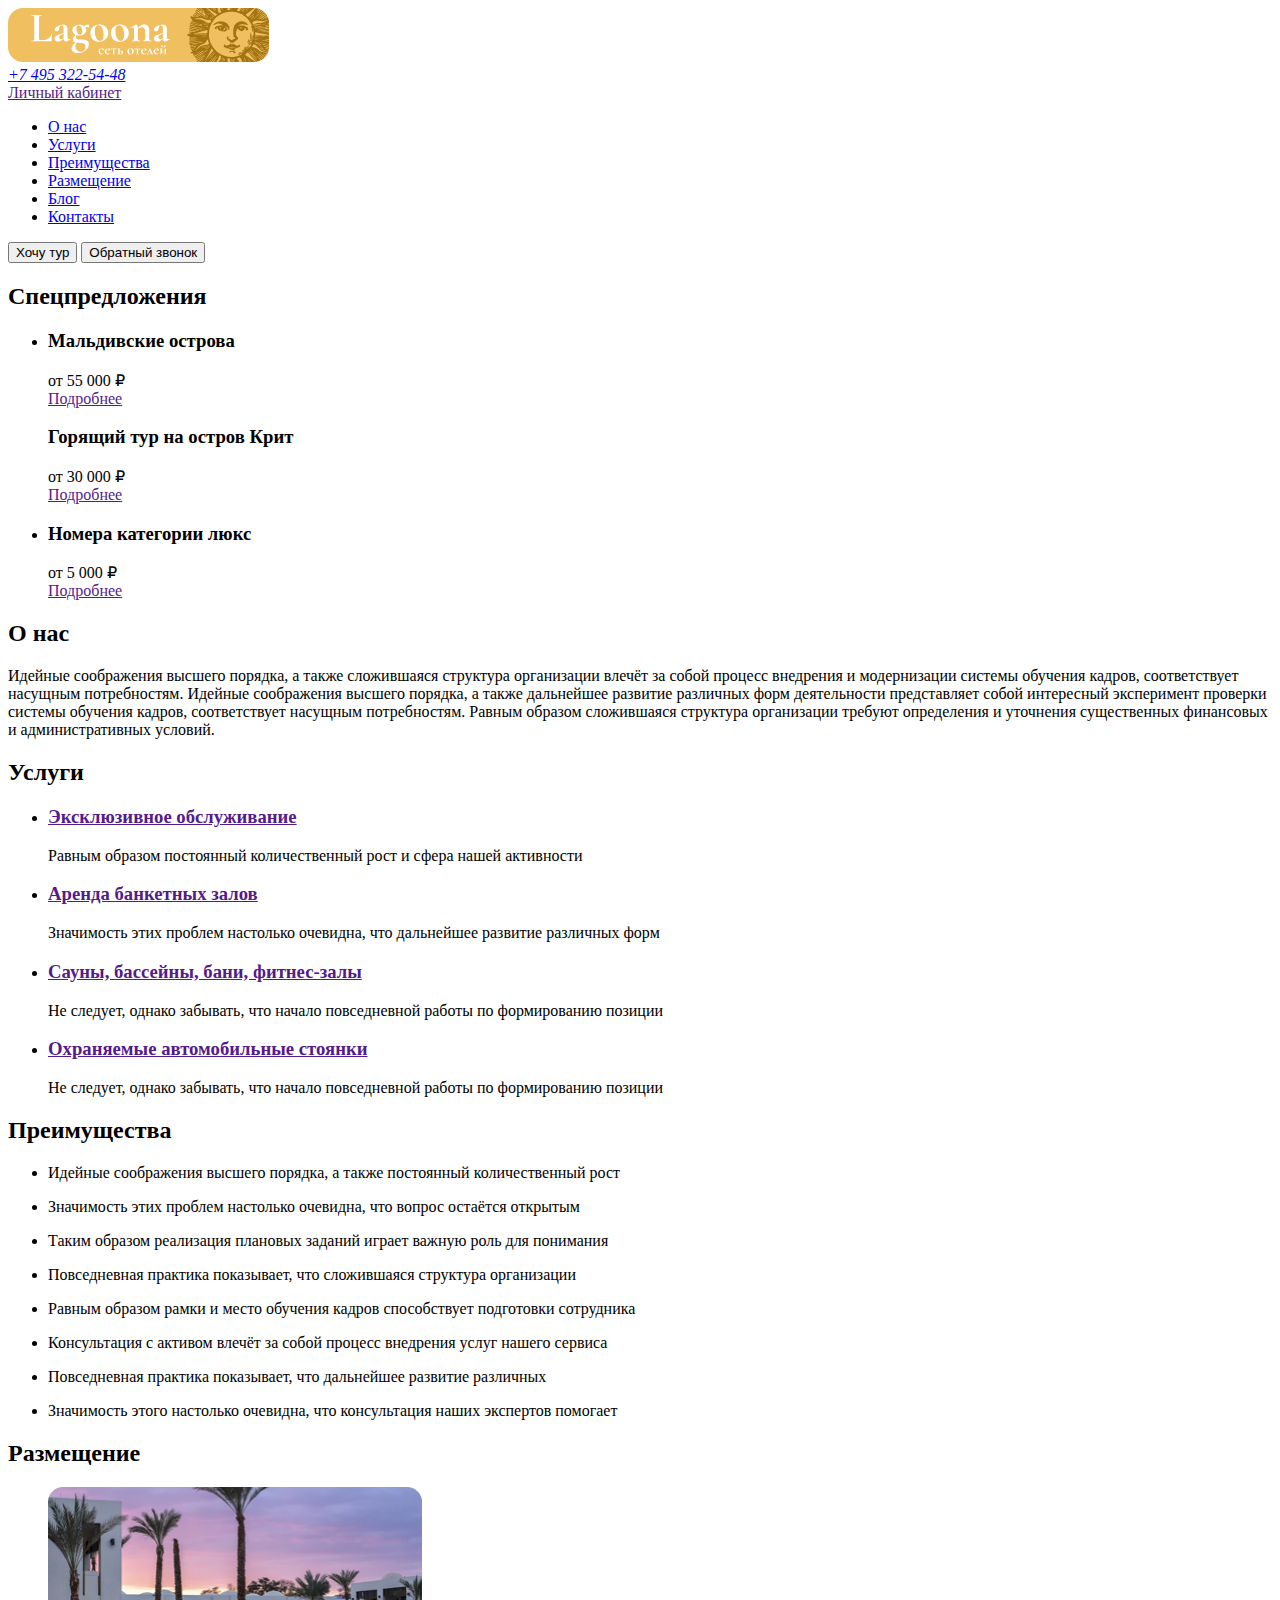
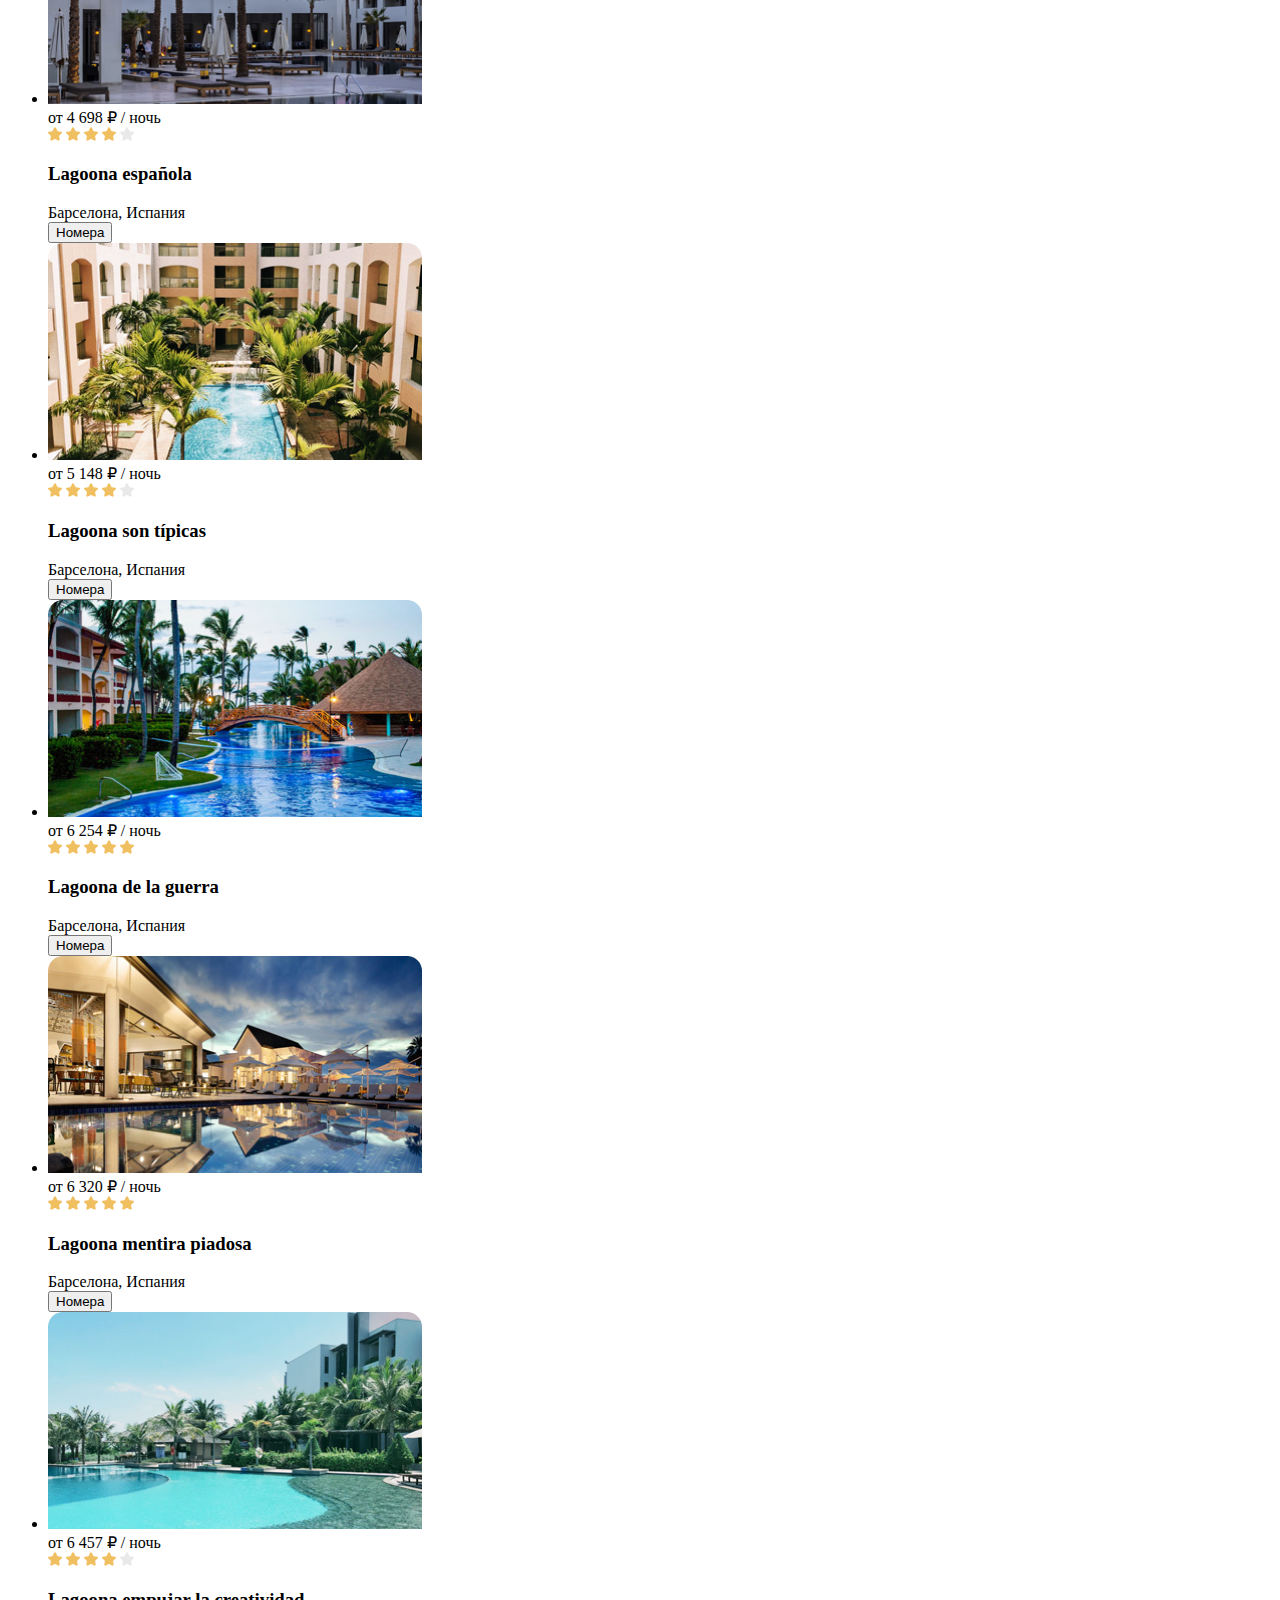
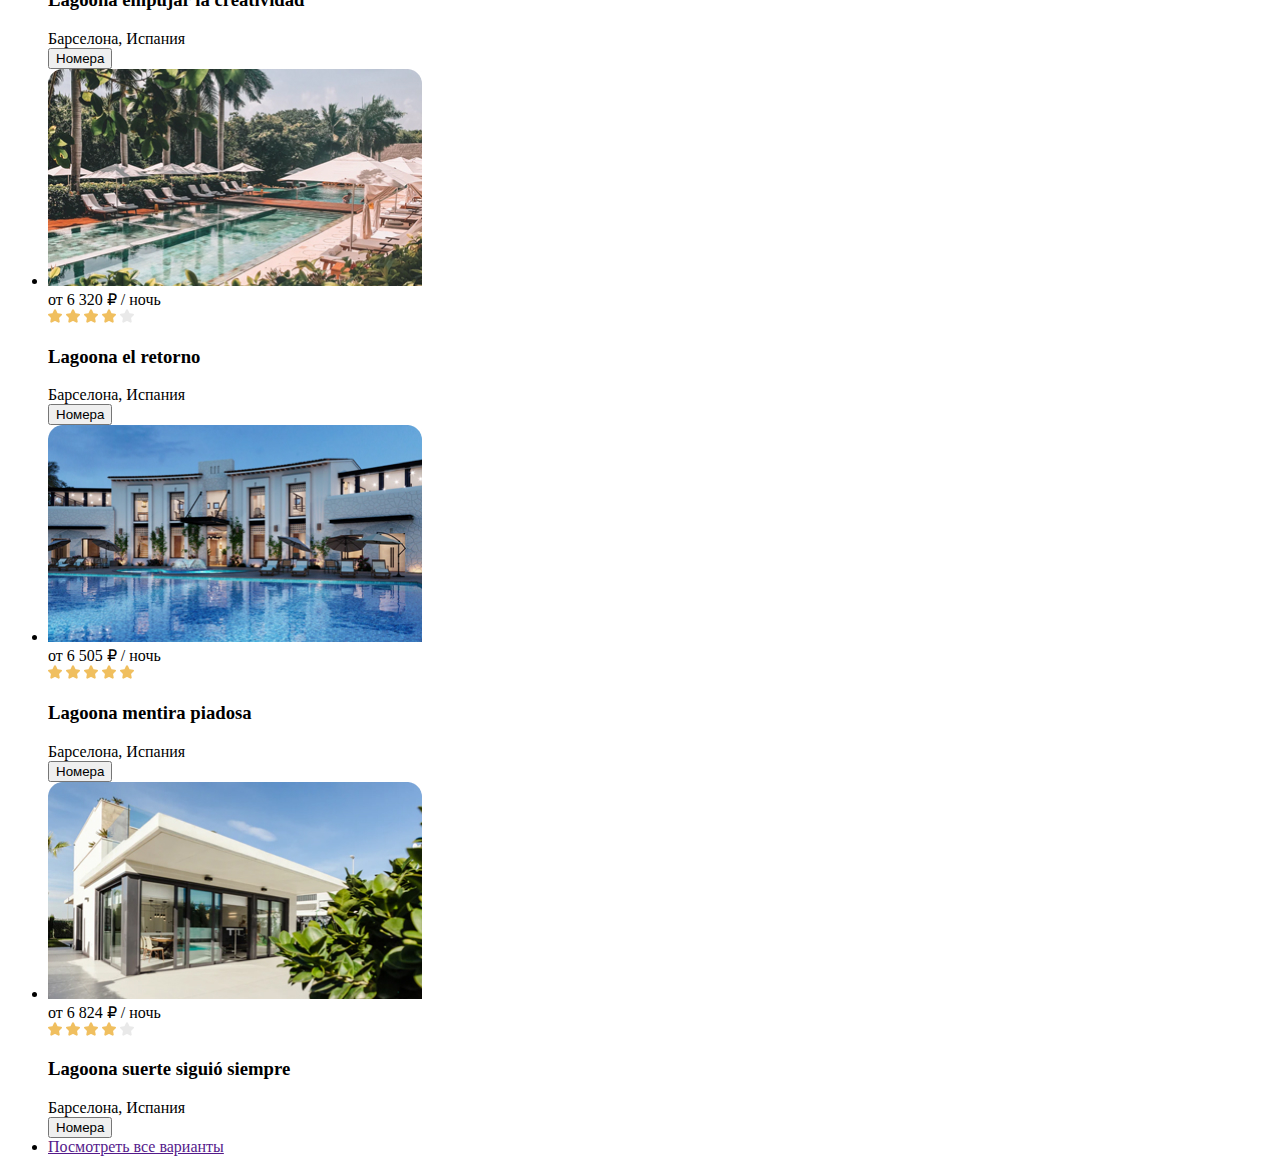
<file: 01_Lagoona/index.html>
<!DOCTYPE html>
<html lang="ru">
<head>
  <meta charset="UTF-8">
  <meta name="viewport" content="width=device-width, initial-scale=1.0">
  <title>Отели</title>
</head>
<body>
  <div class="container-site">
    <header class="header">
      <div class="container">
        <div class="header-block-top">
          <div class="header-box">
            <a href="" class="header-logo">
              <img src="./img/logo.jpg" alt="logo Lagoona" class="header-logo-image">
            </a>
            <address class="header-address">
              <a href="tel:+74953225448" class="header-address-link">
                +7 495 322-54-48
              </a>
            </address>
          </div>
          <a href="" class="header-login">
            Личный кабинет
          </a>
        </div>
        <div class="header-block-bot">
          <nav class="header-nav">
            <ul class="header-list">
              <li class="header-item">
                <a href="#about-us" class="header-link">
                  О нас
                </a>
              </li>
              <li class="header-item">
                <a href="#services" class="header-link">
                  Услуги
                </a>
              </li>
              <li class="header-item">
                <a href="#advantages" class="header-link">
                  Преимущества
                </a>
              </li>
              <li class="header-item">
                <a href="#accommodation" class="header-link">
                  Размещение
                </a>
              </li>
              <li class="header-item">
                <a href="#" class="header-link">
                  Блог
                </a>
              </li>
              <li class="header-item">
                <a href="#" class="header-link">
                  Контакты
                </a>
              </li>
            </ul>
          </nav>
          <div class="header-box-btn">
            <button class="btn header-btn">
              Хочу тур
            </button>
            <button class="btn header-btn">
              Обратный звонок
            </button>
          </div>
        </div>
      </div>   
    </header>
  
    <main class="main">
      <section class="offer">
        <div class="container">
          <h2 class="section-title">
            Спецпредложения
          </h2>
          <div class="offer-cards">
            <ul class="offer-list">
              <li class="offer-item">
                <article class="special-offer-xs">
                  <h3 class="offer-title offer-title-xs">
                    Мальдивские острова
                  </h3>
                  <div class="offer-price offer-price-xs">
                    от&nbsp;55&nbsp;000&nbsp;₽
                  </div>
                  <a href="" class="offer-link">
                    Подробнее
                  </a>
                </article>
                <article class="special-offer-xs">
                  <h3 class="offer-title offer-title-xs">
                    Горящий тур на&nbsp;остров Крит
                  </h3>
                  <div class="offer-price offer-price-xs">
                    от&nbsp;30&nbsp;000&nbsp;₽
                  </div>
                  <a href="" class="offer-link">
                    Подробнее
                  </a>
                </article>
              </li>
              <li class="offer-item">
                <article class="special-offer-xl">
                  <h3 class="offer-title offer-title-xl">
                    Номера категории люкс
                  </h3>
                  <div class="offer-price offer-price-xl">
                    от&nbsp;5&nbsp;000&nbsp;₽
                  </div>
                  <a href="" class="offer-link">
                    Подробнее
                  </a>
                </article>
              </li>
            </ul>
          </div>
        </div>
      </section>
      <section id="about-us" class="about-us">
        <div class="container">
          <h2 class="section-title">
            О нас
          </h2>
          <p class="about-us-text">
            Идейные соображения высшего порядка, а&nbsp;также сложившаяся структура организации влечёт за&nbsp;собой процесс внедрения и&nbsp;модернизации системы обучения кадров, соответствует насущным потребностям. Идейные соображения высшего порядка, а&nbsp;также дальнейшее развитие различных форм деятельности представляет собой интересный эксперимент проверки системы обучения кадров, соответствует насущным потребностям. Равным образом сложившаяся структура организации требуют определения и&nbsp;уточнения существенных финансовых и&nbsp;административных условий.
          </p>
        </div>
      </section>
      <section id="services" class="services">
        <div class="container">
          <h2 class="section-title">
            Услуги
          </h2>
          <ul class="services-list">
            <li class="services-item">
              <h3 class="services-title">
                <a href="" class="services-link">
                  Эксклюзивное обслуживание
                </a>
              </h3>
              <p class="services-descr">
                Равным образом постоянный количественный рост и&nbsp;сфера нашей активности
              </p>
            </li>
            <li class="services-item">
              <h3 class="services-title">
                <a href="" class="services-link">
                  Аренда банкетных залов
                </a>
              </h3>
              <p class="services-descr">
                Значимость этих проблем настолько очевидна, что дальнейшее развитие различных форм
              </p>
            </li>
            <li class="services-item">
              <h3 class="services-title">
                <a href="" class="services-link">
                  Сауны, бассейны, бани, фитнес-залы
                </a>
              </h3>
              <p class="services-descr">
                Не&nbsp;следует, однако забывать, что начало повседневной работы по&nbsp;формированию позиции
              </p>
            </li>
            <li class="services-item">
              <h3 class="services-title">
                <a href="" class="services-link">
                  Охраняемые автомобильные стоянки
                </a>
              </h3>
              <p class="services-descr">
                Не&nbsp;следует, однако забывать, что начало повседневной работы по&nbsp;формированию позиции
              </p>
            </li>
          </ul>
        </div>
      </section>
      <section id="advantages" class="advantages">
        <div class="container">
          <h2 class="section-title">
            Преимущества
          </h2>
          <ul class="advantages-list">
            <li class="advantages-item">
              <p class="advantages-item-text">
                Идейные соображения высшего порядка, а&nbsp;также постоянный количественный рост
              </p>
            </li>
            <li class="advantages-item">
              <p class="advantages-item-text">
                Значимость этих проблем настолько очевидна, что вопрос остаётся открытым
              </p>
            </li>
            <li class="advantages-item">
              <p class="advantages-item-text">
                Таким образом реализация плановых заданий играет важную роль для понимания
              </p>
            </li>
            <li class="advantages-item">
              <p class="advantages-item-text">
                Повседневная практика показывает, что сложившаяся структура организации
              </p>
            </li>
            <li class="advantages-item">
              <p class="advantages-item-text">
                Равным образом рамки и&nbsp;место обучения кадров способствует подготовки сотрудника
              </p>
            </li>
            <li class="advantages-item">
              <p class="advantages-item-text">
                Консультация с&nbsp;активом влечёт за&nbsp;собой процесс внедрения услуг нашего сервиса
              </p>
            </li>
            <li class="advantages-item">
              <p class="advantages-item-text">
                Повседневная практика показывает, что дальнейшее развитие различных
              </p>
            </li>
            <li class="advantages-item">
              <p class="advantages-item-text">
                Значимость этого настолько очевидна, что консультация наших экспертов помогает
              </p>
            </li>
          </ul>
        </div>
      </section>
      <section id="accommodation" class="accommodation">
        <div class="container">
          <h2 class="section-title">
            Размещение
          </h2>
          <ul class="accommodation-list">
            <li class="accommodation-item">
              <article>
                <img src="./img/accommodation-1.jpg" alt="" class="accommodation-image">
                <div class="accommodation-item-content">
                  <div class="accommodation-price">
                    <span class="accommodation-pretext">
                      от
                    </span>
                    <span class="accommodation-numbers">
                      4&nbsp;698&nbsp;₽
                    </span>
                    <span class="accommodation-times-of-day">
                      / ночь
                    </span>
                    <div class="accommodation-rating">
                      <img src="./img/star.svg" alt="Рейтинг отеля 4 из 5" class="accommodation-rating-item">
                      <img src="./img/star.svg" alt="" class="accommodation-rating-item">
                      <img src="./img/star.svg" alt="" class="accommodation-rating-item">
                      <img src="./img/star.svg" alt="" class="accommodation-rating-item">
                      <img src="./img/star-empty.svg" alt="" class="accommodation-rating-item">
                    </div>
                  </div>
                  <h3 class="accommodation-hotel">
                    Lagoona espa&ntilde;ola
                  </h3>
                  <div class="accommodation-city">
                    Барселона, Испания
                  </div>
                  <button class="btn accommodation-btn">
                    Номера
                  </button>
                </div>
              </article>
            </li>
            <li class="accommodation-item">
              <article>
                <img src="./img/accommodation-2.jpg" alt="" class="accommodation-image">
                <div class="accommodation-item-content">
                  <div class="accommodation-price">
                    <span class="accommodation-pretext">
                      от
                    </span>
                    <span class="accommodation-numbers">
                      5&nbsp;148&nbsp;₽
                    </span>
                    <span class="accommodation-times-of-day">
                      / ночь
                    </span>
                    <div class="accommodation-rating">
                      <img src="./img/star.svg" alt="Рейтинг отеля 4 из 5" class="accommodation-rating-item">
                      <img src="./img/star.svg" alt="" class="accommodation-rating-item">
                      <img src="./img/star.svg" alt="" class="accommodation-rating-item">
                      <img src="./img/star.svg" alt="" class="accommodation-rating-item">
                      <img src="./img/star-empty.svg" alt="" class="accommodation-rating-item">
                    </div>
                  </div>
                  <h3 class="accommodation-hotel">
                    Lagoona son t&iacute;picas
                  </h3>
                  <div class="accommodation-city">
                    Барселона, Испания
                  </div>
                  <button class="btn accommodation-btn">
                    Номера
                  </button>
                </div>
              </article>
            </li>
            <li class="accommodation-item">
              <article>
                <img src="./img/accommodation-3.jpg" alt="" class="accommodation-image">
                <div class="accommodation-item-content">
                  <div class="accommodation-price">
                    <span class="accommodation-pretext">
                      от
                    </span>
                    <span class="accommodation-numbers">
                      6&nbsp;254&nbsp;₽
                    </span>
                    <span class="accommodation-times-of-day">
                      / ночь
                    </span>
                    <div class="accommodation-rating">
                      <img src="./img/star.svg" alt="Рейтинг отеля 4 из 5" class="accommodation-rating-item">
                      <img src="./img/star.svg" alt="" class="accommodation-rating-item">
                      <img src="./img/star.svg" alt="" class="accommodation-rating-item">
                      <img src="./img/star.svg" alt="" class="accommodation-rating-item">
                      <img src="./img/star.svg" alt="" class="accommodation-rating-item">
                    </div>
                  </div>
                  <h3 class="accommodation-hotel">
                    Lagoona de&nbsp;la&nbsp;guerra
                  </h3>
                  <div class="accommodation-city">
                    Барселона, Испания
                  </div>
                  <button class="btn accommodation-btn">
                    Номера
                  </button>
                </div>
              </article>
            </li>
            <li class="accommodation-item">
              <article>
                <img src="./img/accommodation-4.jpg" alt="" class="accommodation-image">
                <div class="accommodation-item-content">
                  <div class="accommodation-price">
                    <span class="accommodation-pretext">
                      от
                    </span>
                    <span class="accommodation-numbers">
                      6&nbsp;320&nbsp;₽
                    </span>
                    <span class="accommodation-times-of-day">
                      / ночь
                    </span>
                    <div class="accommodation-rating">
                      <img src="./img/star.svg" alt="Рейтинг отеля 4 из 5" class="accommodation-rating-item">
                      <img src="./img/star.svg" alt="" class="accommodation-rating-item">
                      <img src="./img/star.svg" alt="" class="accommodation-rating-item">
                      <img src="./img/star.svg" alt="" class="accommodation-rating-item">
                      <img src="./img/star.svg" alt="" class="accommodation-rating-item">
                    </div>
                  </div>
                  <h3 class="accommodation-hotel">
                    Lagoona mentira piadosa
                  </h3>
                  <div class="accommodation-city">
                    Барселона, Испания
                  </div>
                  <button class="btn accommodation-btn">
                    Номера
                  </button>
                </div>
              </article>
            </li>
            <li class="accommodation-item">
              <article>
                <img src="./img/accommodation-5.jpg" alt="" class="accommodation-image">
                <div class="accommodation-item-content">
                  <div class="accommodation-price">
                    <span class="accommodation-pretext">
                      от
                    </span>
                    <span class="accommodation-numbers">
                      6&nbsp;457&nbsp;₽
                    </span>
                    <span class="accommodation-times-of-day">
                      / ночь
                    </span>
                    <div class="accommodation-rating">
                      <img src="./img/star.svg" alt="Рейтинг отеля 4 из 5" class="accommodation-rating-item">
                      <img src="./img/star.svg" alt="" class="accommodation-rating-item">
                      <img src="./img/star.svg" alt="" class="accommodation-rating-item">
                      <img src="./img/star.svg" alt="" class="accommodation-rating-item">
                      <img src="./img/star-empty.svg" alt="" class="accommodation-rating-item">
                    </div>
                  </div>
                  <h3 class="accommodation-hotel">
                    Lagoona empujar la&nbsp;creatividad
                  </h3>
                  <div class="accommodation-city">
                    Барселона, Испания
                  </div>
                  <button class="btn accommodation-btn">
                    Номера
                  </button>
                </div>
              </article>
            </li>
            <li class="accommodation-item">
              <article>
                <img src="./img/accommodation-6.jpg" alt="" class="accommodation-image">
                <div class="accommodation-item-content">
                  <div class="accommodation-price">
                    <span class="accommodation-pretext">
                      от
                    </span>
                    <span class="accommodation-numbers">
                      6&nbsp;320&nbsp;₽
                    </span>
                    <span class="accommodation-times-of-day">
                      / ночь
                    </span>
                    <div class="accommodation-rating">
                      <img src="./img/star.svg" alt="Рейтинг отеля 4 из 5" class="accommodation-rating-item">
                      <img src="./img/star.svg" alt="" class="accommodation-rating-item">
                      <img src="./img/star.svg" alt="" class="accommodation-rating-item">
                      <img src="./img/star.svg" alt="" class="accommodation-rating-item">
                      <img src="./img/star-empty.svg" alt="" class="accommodation-rating-item">
                    </div>
                  </div>
                  <h3 class="accommodation-hotel">
                    Lagoona el&nbsp;retorno
                  </h3>
                  <div class="accommodation-city">
                    Барселона, Испания
                  </div>
                  <button class="btn accommodation-btn">
                    Номера
                  </button>
                </div>
              </article>
            </li>
            <li class="accommodation-item">
              <article>
                <img src="./img/accommodation-7.jpg" alt="" class="accommodation-image">
                <div class="accommodation-item-content">
                  <div class="accommodation-price">
                    <span class="accommodation-pretext">
                      от
                    </span>
                    <span class="accommodation-numbers">
                      6&nbsp;505&nbsp;₽
                    </span>
                    <span class="accommodation-times-of-day">
                      / ночь
                    </span>
                    <div class="accommodation-rating">
                      <img src="./img/star.svg" alt="Рейтинг отеля 4 из 5" class="accommodation-rating-item">
                      <img src="./img/star.svg" alt="" class="accommodation-rating-item">
                      <img src="./img/star.svg" alt="" class="accommodation-rating-item">
                      <img src="./img/star.svg" alt="" class="accommodation-rating-item">
                      <img src="./img/star.svg" alt="" class="accommodation-rating-item">
                    </div>
                  </div>
                  <h3 class="accommodation-hotel">
                    Lagoona mentira piadosa
                  </h3>
                  <div class="accommodation-city">
                    Барселона, Испания
                  </div>
                  <button class="btn accommodation-btn">
                    Номера
                  </button>
                </div>
              </article>
            </li>
            <li class="accommodation-item">
              <article>
                <img src="./img/accommodation-8.jpg" alt="" class="accommodation-image">
                <div class="accommodation-item-content">
                  <div class="accommodation-price">
                    <span class="accommodation-pretext">
                      от
                    </span>
                    <span class="accommodation-numbers">
                      6&nbsp;824&nbsp;₽
                    </span>
                    <span class="accommodation-times-of-day">
                      / ночь
                    </span>
                    <div class="accommodation-rating">
                      <img src="./img/star.svg" alt="Рейтинг отеля 4 из 5" class="accommodation-rating-item">
                      <img src="./img/star.svg" alt="" class="accommodation-rating-item">
                      <img src="./img/star.svg" alt="" class="accommodation-rating-item">
                      <img src="./img/star.svg" alt="" class="accommodation-rating-item">
                      <img src="./img/star-empty.svg" alt="" class="accommodation-rating-item">
                    </div>
                  </div>
                  <h3 class="accommodation-hotel">
                    Lagoona suerte sigui&oacute; siempre
                  </h3>
                  <div class="accommodation-city">
                    Барселона, Испания
                  </div>
                  <button class="btn accommodation-btn">
                    Номера
                  </button>
                </div>
              </article>
            </li>
            <li class="accommodation-item">
              <a href="" class="accommodation-link">
                Посмотреть все варианты
              </a>
            </li>
          </ul>
        </div>
      </section>
    </main>
  </div>
</body>
</html>
</file>
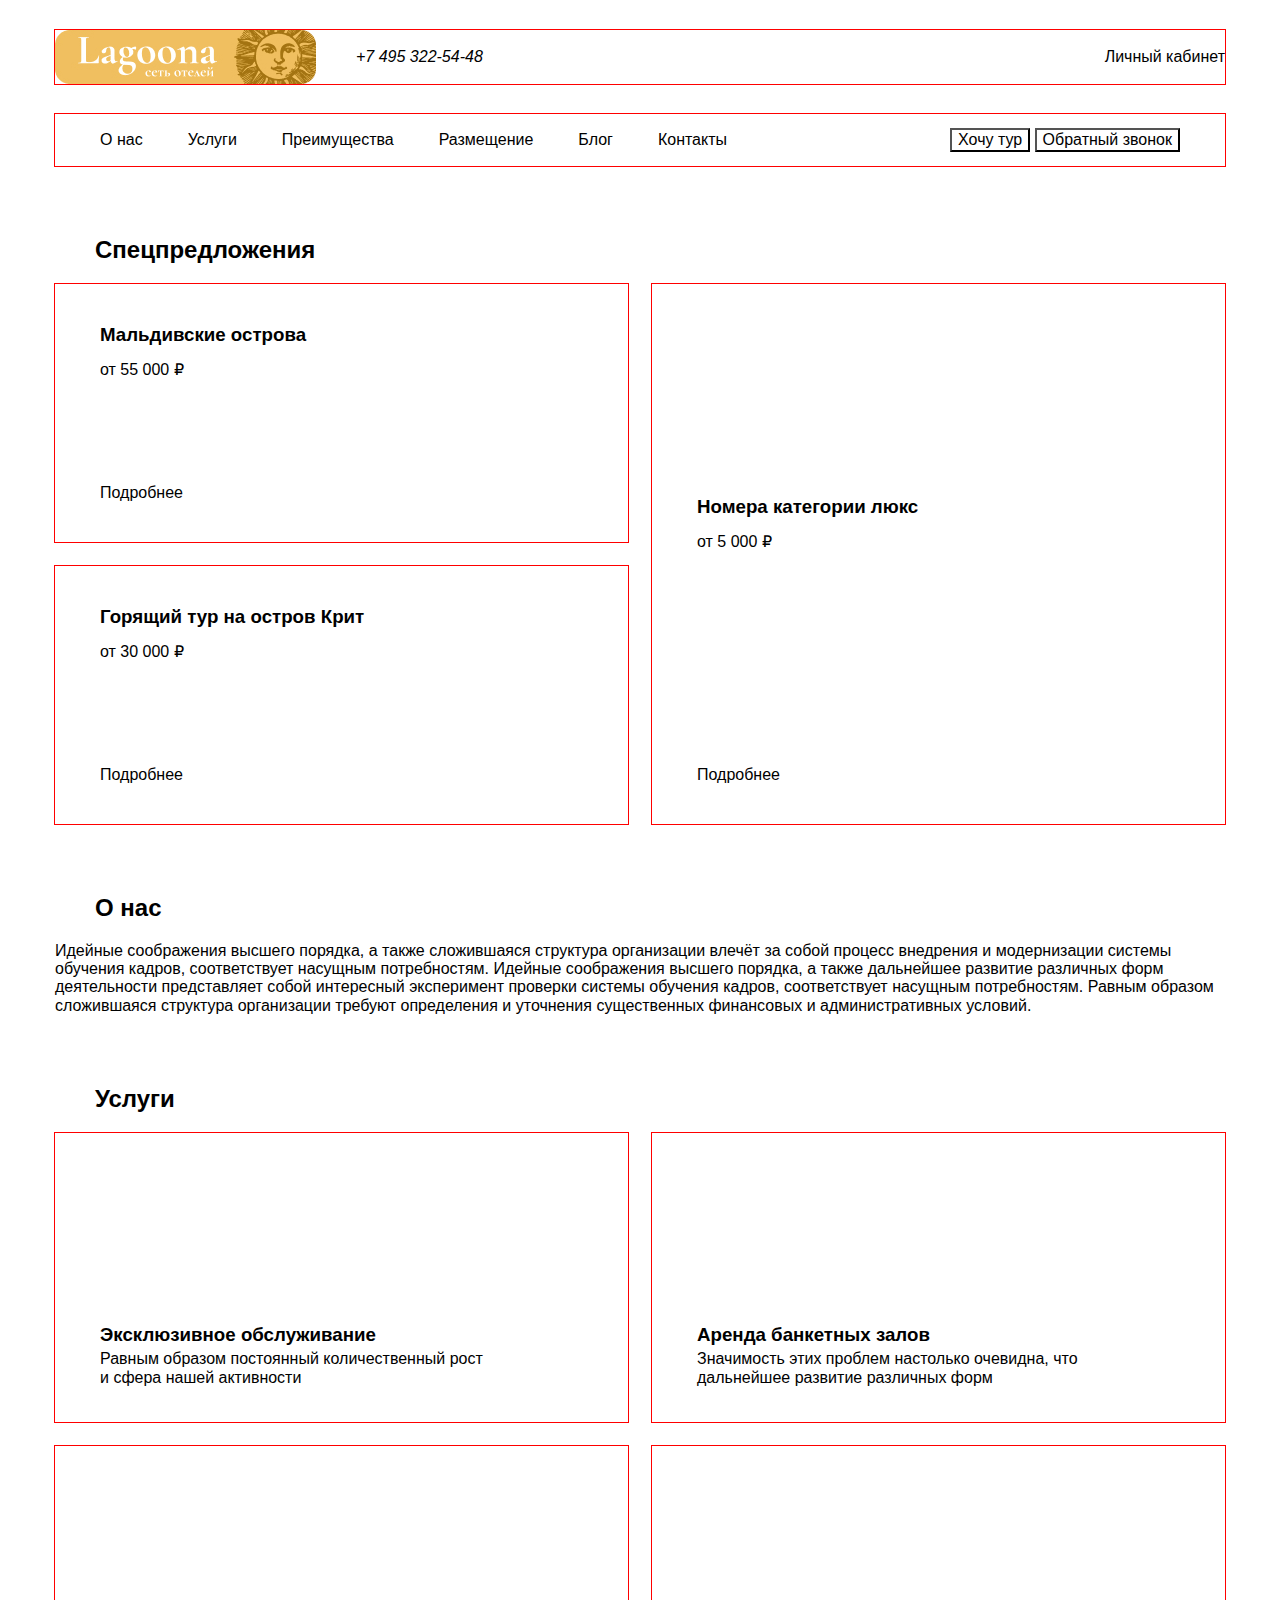
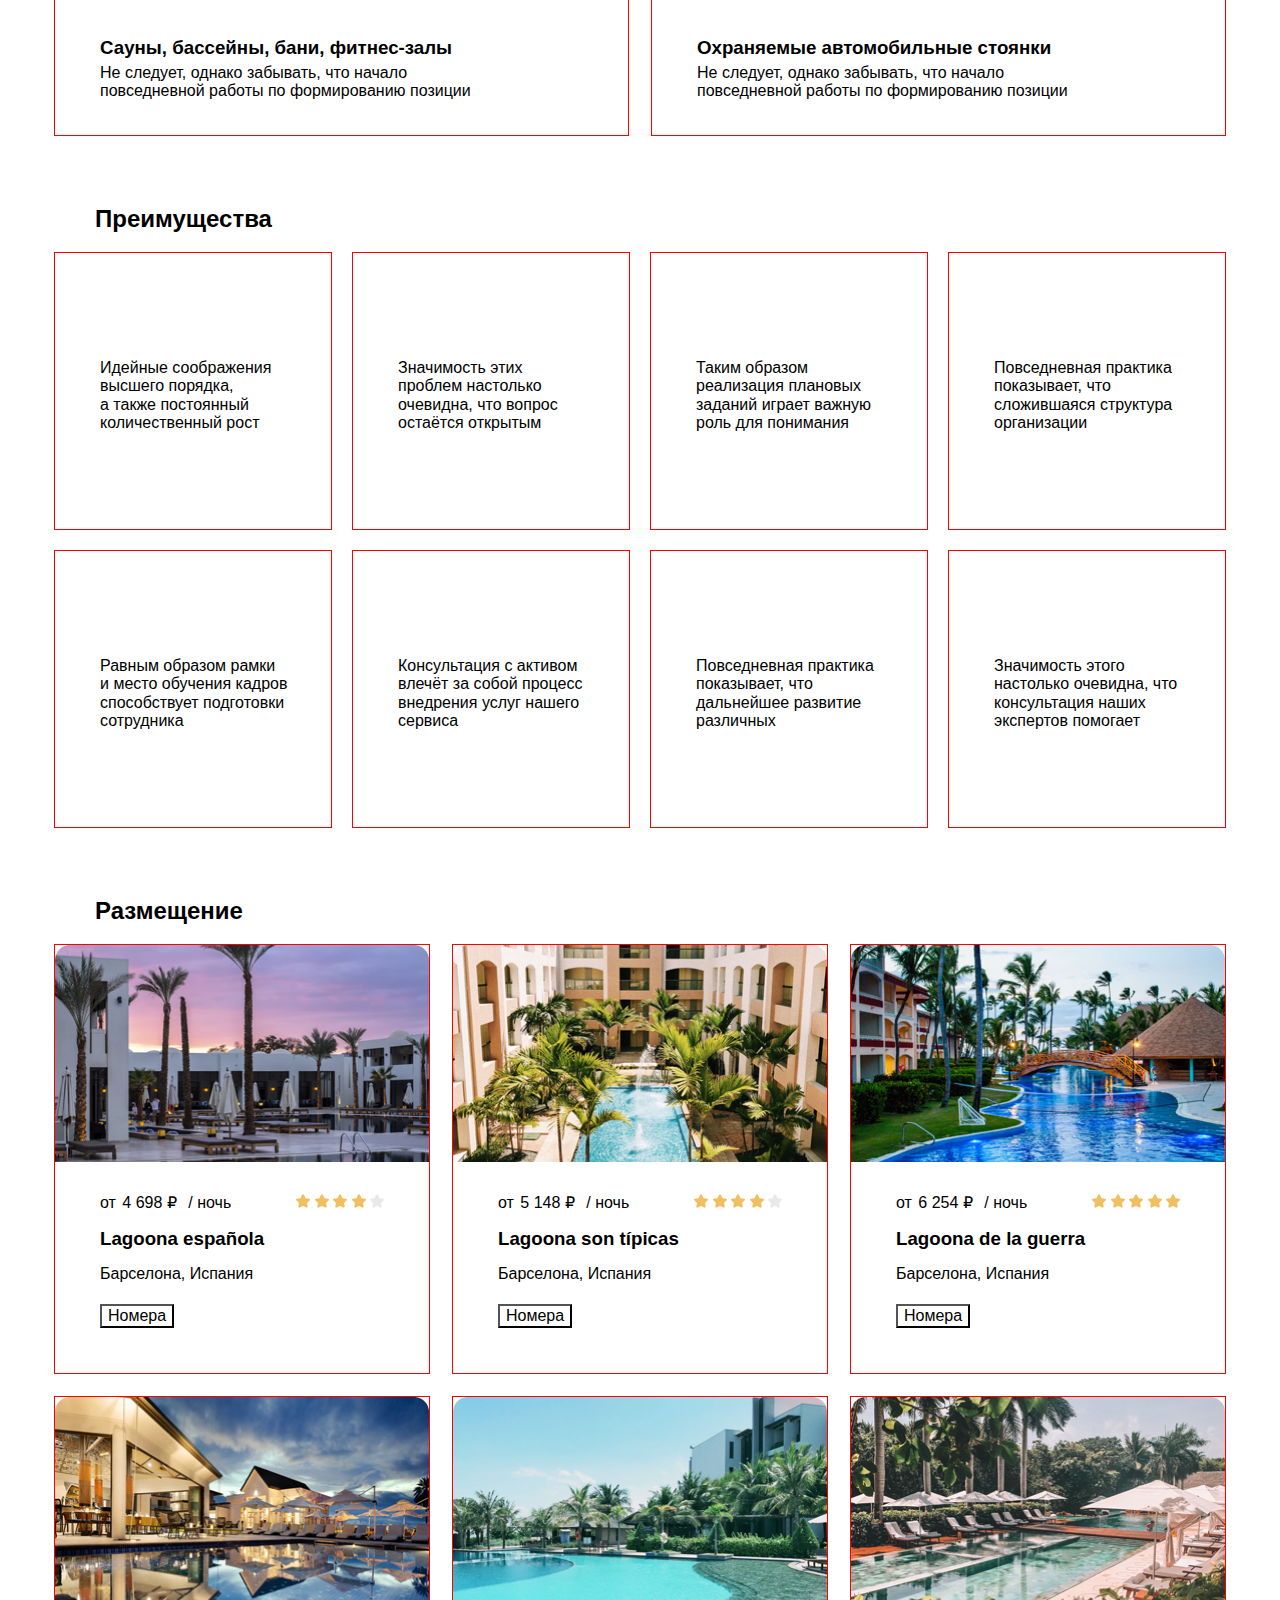
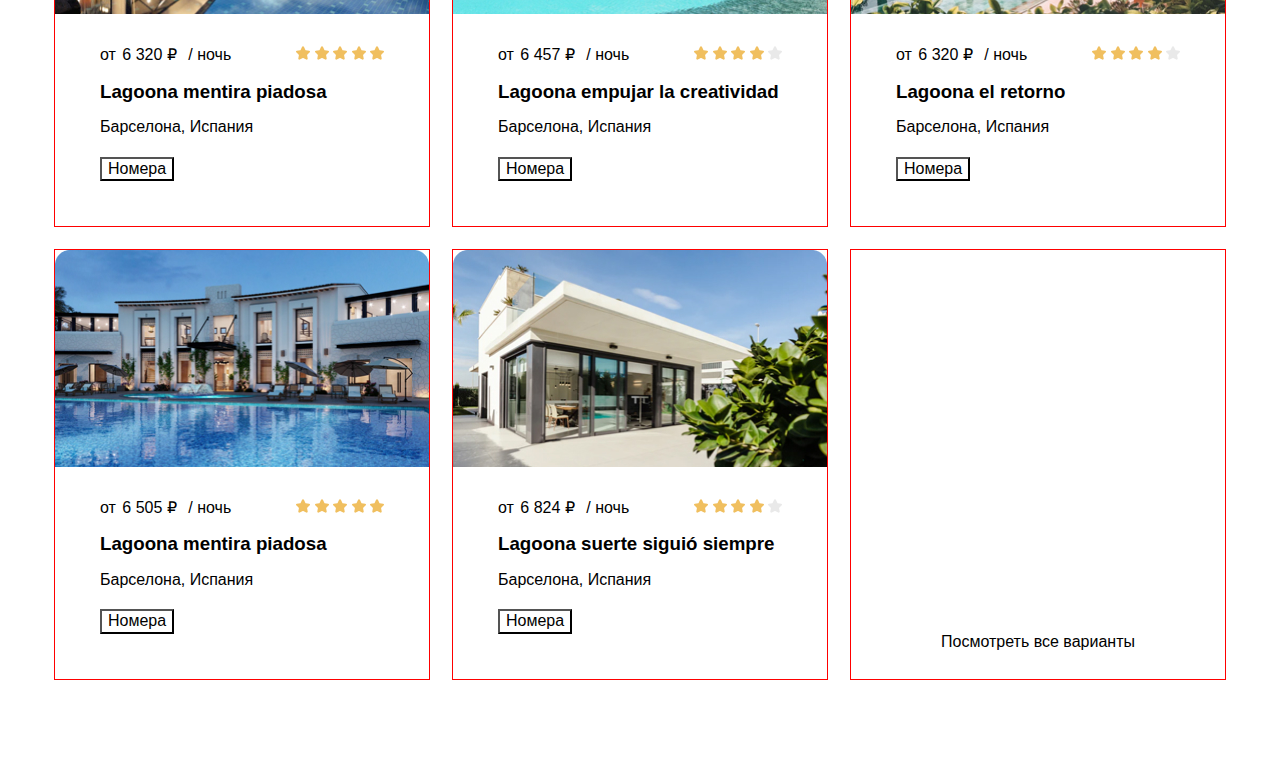
<file: 02_Lagoona/index.html>
<!DOCTYPE html>
<html lang="ru">
<head>
  <meta charset="UTF-8">
  <meta name="viewport" content="width=device-width, initial-scale=1.0">
  <title>Отели</title>
  <link rel="stylesheet" href="./CSS/normalize.css">
  <link rel="stylesheet" href="./CSS/style.css">
</head>
<body>
  <div class="container-site">
    <header class="header">
      <div class="container">
        <div class="header-block-top flex">
          <div class="header-box flex">
            <a href="" class="header-logo">
              <img src="./img/logo.jpg" alt="logo Lagoona" class="header-logo-image">
            </a>
            <address class="header-address">
              <a href="tel:+74953225448" class="header-address-link">
                +7 495 322-54-48
              </a>
            </address>
          </div>
          <a href="" class="header-login">
            Личный кабинет
          </a>
        </div>
        <div class="header-block-bot flex">
          <nav class="header-nav">
            <ul class="list-reset header-list flex">
              <li class="header-item">
                <a href="#about-us" class="header-link">
                  О нас
                </a>
              </li>
              <li class="header-item">
                <a href="#services" class="header-link">
                  Услуги
                </a>
              </li>
              <li class="header-item">
                <a href="#advantages" class="header-link">
                  Преимущества
                </a>
              </li>
              <li class="header-item">
                <a href="#accommodation" class="header-link">
                  Размещение
                </a>
              </li>
              <li class="header-item">
                <a href="#" class="header-link">
                  Блог
                </a>
              </li>
              <li class="header-item">
                <a href="#" class="header-link">
                  Контакты
                </a>
              </li>
            </ul>
          </nav>
          <div class="header-box-btn">
            <button class="btn-reset btn header-btn">
              Хочу тур
            </button>
            <button class="btn-reset btn header-btn">
              Обратный звонок
            </button>
          </div>
        </div>
      </div>   
    </header>
  
    <main class="main">
      <section class="offer section-offset">
        <div class="container">
          <h2 class="section-title">
            Спецпредложения
          </h2>
          <div class="offer-cards">
            <ul class="list-reset offer-list flex">
              <li class="offer-item flex offer-item-flex">
                <article class="special-offer special-offer-xs flex">
                  <h3 class="offer-title offer-title-xs">
                    Мальдивские острова
                  </h3>
                  <div class="offer-price offer-price-xs">
                    от&nbsp;55&nbsp;000&nbsp;₽
                  </div>
                  <a href="" class="offer-link">
                    Подробнее
                  </a>
                </article>
                <article class="special-offer special-offer-xs flex">
                  <h3 class="offer-title offer-title-xs">
                    Горящий тур на&nbsp;остров Крит
                  </h3>
                  <div class="offer-price offer-price-xs">
                    от&nbsp;30&nbsp;000&nbsp;₽
                  </div>
                  <a href="" class="offer-link">
                    Подробнее
                  </a>
                </article>
              </li>
              <li class="offer-item">
                <article class="special-offer special-offer-xl flex">
                  <h3 class="offer-title offer-title-xl">
                    Номера категории люкс
                  </h3>
                  <div class="offer-price offer-price-xl">
                    от&nbsp;5&nbsp;000&nbsp;₽
                  </div>
                  <a href="" class="offer-link">
                    Подробнее
                  </a>
                </article>
              </li>
            </ul>
          </div>
        </div>
      </section>
      <section id="about-us" class="about-us section-offset">
        <div class="container">
          <h2 class="section-title">
            О нас
          </h2>
          <p class="about-us-text">
            Идейные соображения высшего порядка, а&nbsp;также сложившаяся структура организации влечёт за&nbsp;собой процесс внедрения и&nbsp;модернизации системы обучения кадров, соответствует насущным потребностям. Идейные соображения высшего порядка, а&nbsp;также дальнейшее развитие различных форм деятельности представляет собой интересный эксперимент проверки системы обучения кадров, соответствует насущным потребностям. Равным образом сложившаяся структура организации требуют определения и&nbsp;уточнения существенных финансовых и&nbsp;административных условий.
          </p>
        </div>
      </section>
      <section id="services" class="services section-offset">
        <div class="container">
          <h2 class="section-title">
            Услуги
          </h2>
          <ul class="list-reset services-list flex">
            <li class="services-item">
              <h3 class="services-title">
                <a href="" class="services-link">
                  Эксклюзивное обслуживание
                </a>
              </h3>
              <p class="services-descr">
                Равным образом постоянный количественный рост и&nbsp;сфера нашей активности
              </p>
            </li>
            <li class="services-item">
              <h3 class="services-title">
                <a href="" class="services-link">
                  Аренда банкетных залов
                </a>
              </h3>
              <p class="services-descr">
                Значимость этих проблем настолько очевидна, что дальнейшее развитие различных форм
              </p>
            </li>
            <li class="services-item">
              <h3 class="services-title">
                <a href="" class="services-link">
                  Сауны, бассейны, бани, фитнес-залы
                </a>
              </h3>
              <p class="services-descr">
                Не&nbsp;следует, однако забывать, что начало повседневной работы по&nbsp;формированию позиции
              </p>
            </li>
            <li class="services-item">
              <h3 class="services-title">
                <a href="" class="services-link">
                  Охраняемые автомобильные стоянки
                </a>
              </h3>
              <p class="services-descr">
                Не&nbsp;следует, однако забывать, что начало повседневной работы по&nbsp;формированию позиции
              </p>
            </li>
          </ul>
        </div>
      </section>
      <section id="advantages" class="advantages section-offset">
        <div class="container">
          <h2 class="section-title">
            Преимущества
          </h2>
          <ul class="list-reset advantages-list flex">
            <li class="advantages-item">
              <p class="advantages-item-text">
                Идейные соображения высшего порядка, а&nbsp;также постоянный количественный рост
              </p>
            </li>
            <li class="advantages-item">
              <p class="advantages-item-text">
                Значимость этих проблем настолько очевидна, что вопрос остаётся открытым
              </p>
            </li>
            <li class="advantages-item">
              <p class="advantages-item-text">
                Таким образом реализация плановых заданий играет важную роль для понимания
              </p>
            </li>
            <li class="advantages-item">
              <p class="advantages-item-text">
                Повседневная практика показывает, что сложившаяся структура организации
              </p>
            </li>
            <li class="advantages-item">
              <p class="advantages-item-text">
                Равным образом рамки и&nbsp;место обучения кадров способствует подготовки сотрудника
              </p>
            </li>
            <li class="advantages-item">
              <p class="advantages-item-text">
                Консультация с&nbsp;активом влечёт за&nbsp;собой процесс внедрения услуг нашего сервиса
              </p>
            </li>
            <li class="advantages-item">
              <p class="advantages-item-text">
                Повседневная практика показывает, что дальнейшее развитие различных
              </p>
            </li>
            <li class="advantages-item">
              <p class="advantages-item-text">
                Значимость этого настолько очевидна, что консультация наших экспертов помогает
              </p>
            </li>
          </ul>
        </div>
      </section>
      <section id="accommodation" class="accommodation section-offset">
        <div class="container">
          <h2 class="section-title">
            Размещение
          </h2>
          <ul class="list-reset accommodation-list flex">
            <li class="accommodation-item">
              <article class="accommodation-item-card flex">
                <img src="./img/accommodation-1.jpg" alt="" class="accommodation-image">
                <div class="accommodation-item-content flex">
                  <div class="accommodation-price flex">
                    <div class="accommodation-price-box">
                      <span class="accommodation-pretext">
                        от
                      </span>
                      <span class="accommodation-numbers">
                        4&nbsp;698&nbsp;₽
                      </span>
                      <span class="accommodation-times-of-day">
                        / ночь
                      </span>
                    </div>
                    <div class="accommodation-rating">
                      <img src="./img/star.svg" alt="Рейтинг отеля 4 из 5" class="accommodation-rating-item">
                      <img src="./img/star.svg" alt="" class="accommodation-rating-item">
                      <img src="./img/star.svg" alt="" class="accommodation-rating-item">
                      <img src="./img/star.svg" alt="" class="accommodation-rating-item">
                      <img src="./img/star-empty.svg" alt="" class="accommodation-rating-item">
                    </div>
                  </div>
                  <h3 class="accommodation-hotel">
                    Lagoona espa&ntilde;ola
                  </h3>
                  <div class="accommodation-city">
                    Барселона, Испания
                  </div>
                  <button class="btn-reset btn accommodation-btn">
                    Номера
                  </button>
                </div>
              </article>
            </li>
            <li class="accommodation-item">
              <article class="accommodation-item-card flex">
                <img src="./img/accommodation-2.jpg" alt="" class="accommodation-image">
                <div class="accommodation-item-content flex">
                  <div class="accommodation-price flex">
                    <div class="accommodation-price-box">
                      <span class="accommodation-pretext">
                        от
                      </span>
                      <span class="accommodation-numbers">
                        5&nbsp;148&nbsp;₽
                      </span>
                      <span class="accommodation-times-of-day">
                        / ночь
                      </span>
                    </div>
                    <div class="accommodation-rating">
                      <img src="./img/star.svg" alt="Рейтинг отеля 4 из 5" class="accommodation-rating-item">
                      <img src="./img/star.svg" alt="" class="accommodation-rating-item">
                      <img src="./img/star.svg" alt="" class="accommodation-rating-item">
                      <img src="./img/star.svg" alt="" class="accommodation-rating-item">
                      <img src="./img/star-empty.svg" alt="" class="accommodation-rating-item">
                    </div>
                  </div>
                  <h3 class="accommodation-hotel">
                    Lagoona son t&iacute;picas
                  </h3>
                  <div class="accommodation-city">
                    Барселона, Испания
                  </div>
                  <button class="btn-reset btn accommodation-btn">
                    Номера
                  </button>
                </div>
              </article>
            </li>
            <li class="accommodation-item">
              <article class="accommodation-item-card flex">
                <img src="./img/accommodation-3.jpg" alt="" class="accommodation-image">
                <div class="accommodation-item-content flex">
                  <div class="accommodation-price flex">
                    <div class="accommodation-price-box">
                      <span class="accommodation-pretext">
                        от
                      </span>
                      <span class="accommodation-numbers">
                        6&nbsp;254&nbsp;₽
                      </span>
                      <span class="accommodation-times-of-day">
                        / ночь
                      </span>
                    </div>
                    <div class="accommodation-rating">
                      <img src="./img/star.svg" alt="Рейтинг отеля 4 из 5" class="accommodation-rating-item">
                      <img src="./img/star.svg" alt="" class="accommodation-rating-item">
                      <img src="./img/star.svg" alt="" class="accommodation-rating-item">
                      <img src="./img/star.svg" alt="" class="accommodation-rating-item">
                      <img src="./img/star.svg" alt="" class="accommodation-rating-item">
                    </div>
                  </div>
                  <h3 class="accommodation-hotel">
                    Lagoona de&nbsp;la&nbsp;guerra
                  </h3>
                  <div class="accommodation-city">
                    Барселона, Испания
                  </div>
                  <button class="btn-reset btn accommodation-btn">
                    Номера
                  </button>
                </div>
              </article>
            </li>
            <li class="accommodation-item">
              <article class="accommodation-item-card flex">
                <img src="./img/accommodation-4.jpg" alt="" class="accommodation-image">
                <div class="accommodation-item-content flex">
                  <div class="accommodation-price flex">
                    <div class="accommodation-price-box">
                      <span class="accommodation-pretext">
                        от
                      </span>
                      <span class="accommodation-numbers">
                        6&nbsp;320&nbsp;₽
                      </span>
                      <span class="accommodation-times-of-day">
                        / ночь
                      </span>
                    </div>
                    <div class="accommodation-rating">
                      <img src="./img/star.svg" alt="Рейтинг отеля 4 из 5" class="accommodation-rating-item">
                      <img src="./img/star.svg" alt="" class="accommodation-rating-item">
                      <img src="./img/star.svg" alt="" class="accommodation-rating-item">
                      <img src="./img/star.svg" alt="" class="accommodation-rating-item">
                      <img src="./img/star.svg" alt="" class="accommodation-rating-item">
                    </div>
                  </div>
                  <h3 class="accommodation-hotel">
                    Lagoona mentira piadosa
                  </h3>
                  <div class="accommodation-city">
                    Барселона, Испания
                  </div>
                  <button class="btn-reset btn accommodation-btn">
                    Номера
                  </button>
                </div>
              </article>
            </li>
            <li class="accommodation-item">
              <article class="accommodation-item-card flex">
                <img src="./img/accommodation-5.jpg" alt="" class="accommodation-image">
                <div class="accommodation-item-content flex">
                  <div class="accommodation-price flex">
                    <div class="accommodation-price-box">
                      <span class="accommodation-pretext">
                        от
                      </span>
                      <span class="accommodation-numbers">
                        6&nbsp;457&nbsp;₽
                      </span>
                      <span class="accommodation-times-of-day">
                        / ночь
                      </span>
                    </div>
                    <div class="accommodation-rating">
                      <img src="./img/star.svg" alt="Рейтинг отеля 4 из 5" class="accommodation-rating-item">
                      <img src="./img/star.svg" alt="" class="accommodation-rating-item">
                      <img src="./img/star.svg" alt="" class="accommodation-rating-item">
                      <img src="./img/star.svg" alt="" class="accommodation-rating-item">
                      <img src="./img/star-empty.svg" alt="" class="accommodation-rating-item">
                    </div>
                  </div>
                  <h3 class="accommodation-hotel">
                    Lagoona empujar la&nbsp;creatividad
                  </h3>
                  <div class="accommodation-city">
                    Барселона, Испания
                  </div>
                  <button class="btn-reset btn accommodation-btn">
                    Номера
                  </button>
                </div>
              </article>
            </li>
            <li class="accommodation-item">
              <article class="accommodation-item-card flex">
                <img src="./img/accommodation-6.jpg" alt="" class="accommodation-image">
                <div class="accommodation-item-content flex">
                  <div class="accommodation-price flex">
                    <div class="accommodation-price-box">
                      <span class="accommodation-pretext">
                        от
                      </span>
                      <span class="accommodation-numbers">
                        6&nbsp;320&nbsp;₽
                      </span>
                      <span class="accommodation-times-of-day">
                        / ночь
                      </span>
                    </div>
                    <div class="accommodation-rating">
                      <img src="./img/star.svg" alt="Рейтинг отеля 4 из 5" class="accommodation-rating-item">
                      <img src="./img/star.svg" alt="" class="accommodation-rating-item">
                      <img src="./img/star.svg" alt="" class="accommodation-rating-item">
                      <img src="./img/star.svg" alt="" class="accommodation-rating-item">
                      <img src="./img/star-empty.svg" alt="" class="accommodation-rating-item">
                    </div>
                  </div>
                  <h3 class="accommodation-hotel">
                    Lagoona el&nbsp;retorno
                  </h3>
                  <div class="accommodation-city">
                    Барселона, Испания
                  </div>
                  <button class="btn-reset btn accommodation-btn">
                    Номера
                  </button>
                </div>
              </article>
            </li>
            <li class="accommodation-item">
              <article class="accommodation-item-card flex">
                <img src="./img/accommodation-7.jpg" alt="" class="accommodation-image">
                <div class="accommodation-item-content flex">
                  <div class="accommodation-price flex">
                    <div class="accommodation-price-box">
                      <span class="accommodation-pretext">
                        от
                      </span>
                      <span class="accommodation-numbers">
                        6&nbsp;505&nbsp;₽
                      </span>
                      <span class="accommodation-times-of-day">
                        / ночь
                      </span>
                    </div>
                    <div class="accommodation-rating">
                      <img src="./img/star.svg" alt="Рейтинг отеля 4 из 5" class="accommodation-rating-item">
                      <img src="./img/star.svg" alt="" class="accommodation-rating-item">
                      <img src="./img/star.svg" alt="" class="accommodation-rating-item">
                      <img src="./img/star.svg" alt="" class="accommodation-rating-item">
                      <img src="./img/star.svg" alt="" class="accommodation-rating-item">
                    </div>
                  </div>
                  <h3 class="accommodation-hotel">
                    Lagoona mentira piadosa
                  </h3>
                  <div class="accommodation-city">
                    Барселона, Испания
                  </div>
                  <button class="btn-reset btn accommodation-btn">
                    Номера
                  </button>
                </div>
              </article>
            </li>
            <li class="accommodation-item">
              <article class="accommodation-item-card flex">
                <img src="./img/accommodation-8.jpg" alt="" class="accommodation-image">
                <div class="accommodation-item-content flex">
                  <div class="accommodation-price flex">
                    <div class="accommodation-price-box">
                      <span class="accommodation-pretext">
                        от
                      </span>
                      <span class="accommodation-numbers">
                        6&nbsp;824&nbsp;₽
                      </span>
                      <span class="accommodation-times-of-day">
                        / ночь
                      </span>
                    </div>
                    <div class="accommodation-rating">
                      <img src="./img/star.svg" alt="Рейтинг отеля 4 из 5" class="accommodation-rating-item">
                      <img src="./img/star.svg" alt="" class="accommodation-rating-item">
                      <img src="./img/star.svg" alt="" class="accommodation-rating-item">
                      <img src="./img/star.svg" alt="" class="accommodation-rating-item">
                      <img src="./img/star-empty.svg" alt="" class="accommodation-rating-item">
                    </div>
                  </div>
                  <h3 class="accommodation-hotel">
                    Lagoona suerte sigui&oacute; siempre
                  </h3>
                  <div class="accommodation-city">
                    Барселона, Испания
                  </div>
                  <button class="btn-reset btn accommodation-btn">
                    Номера
                  </button>
                </div>
              </article>
            </li>
            <li class="accommodation-item flex accommodation-item-last">
                <a href="" class="accommodation-link">
                  Посмотреть все варианты
                </a>
            </li>
          </ul>
        </div>
      </section>
    </main>
  </div>
</body>
</html>
</file>
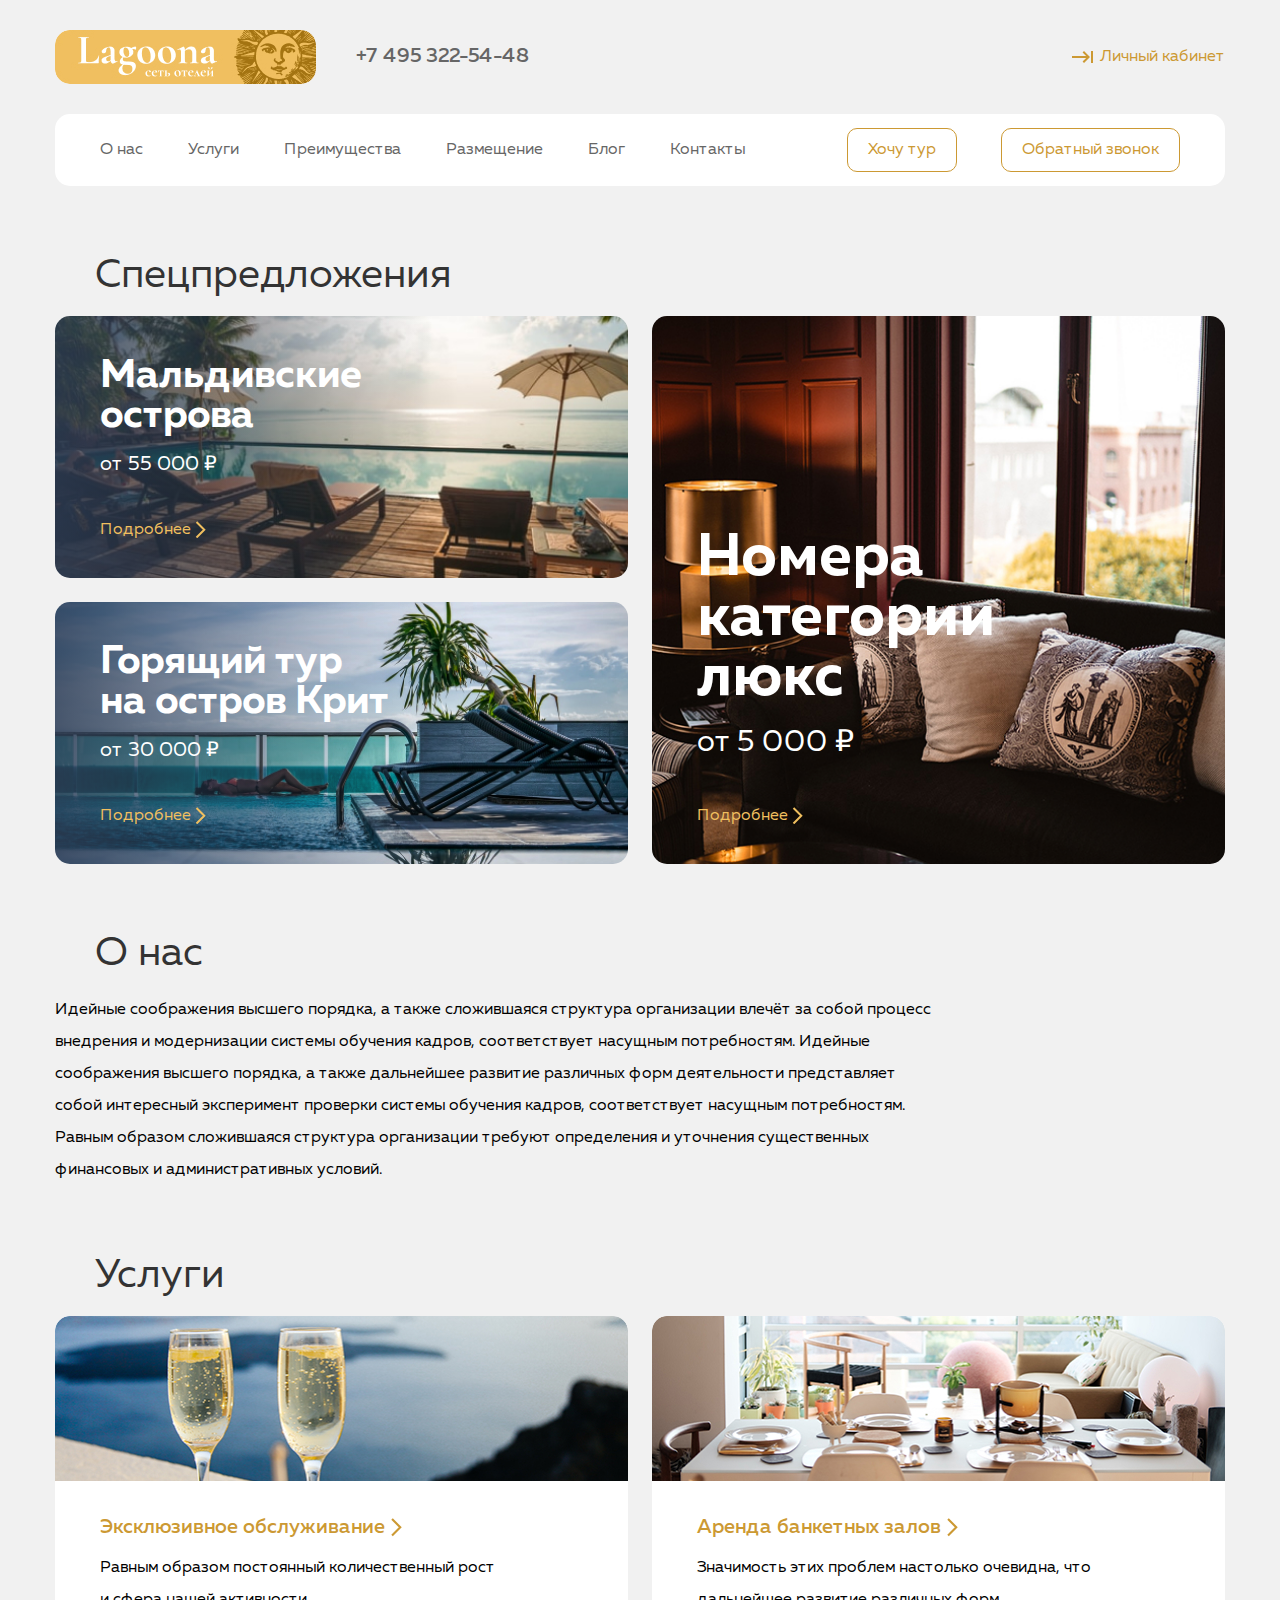
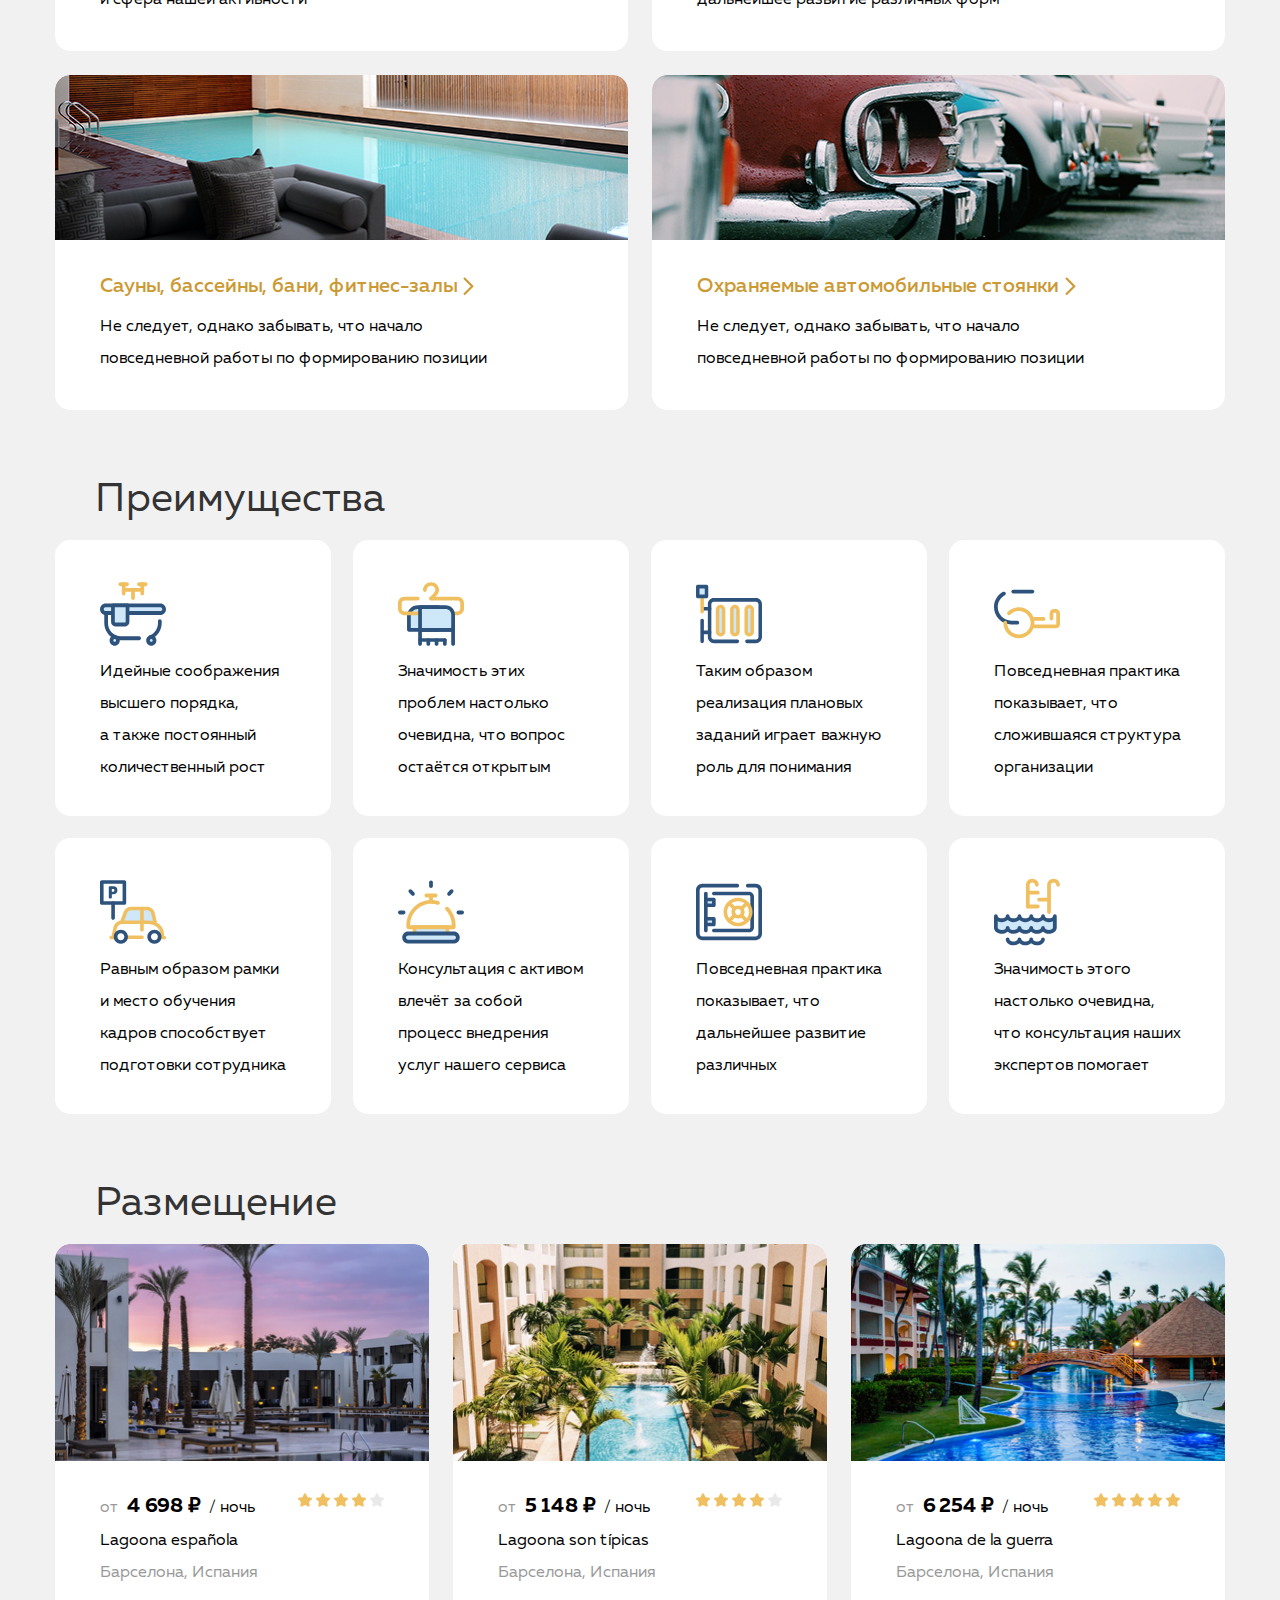
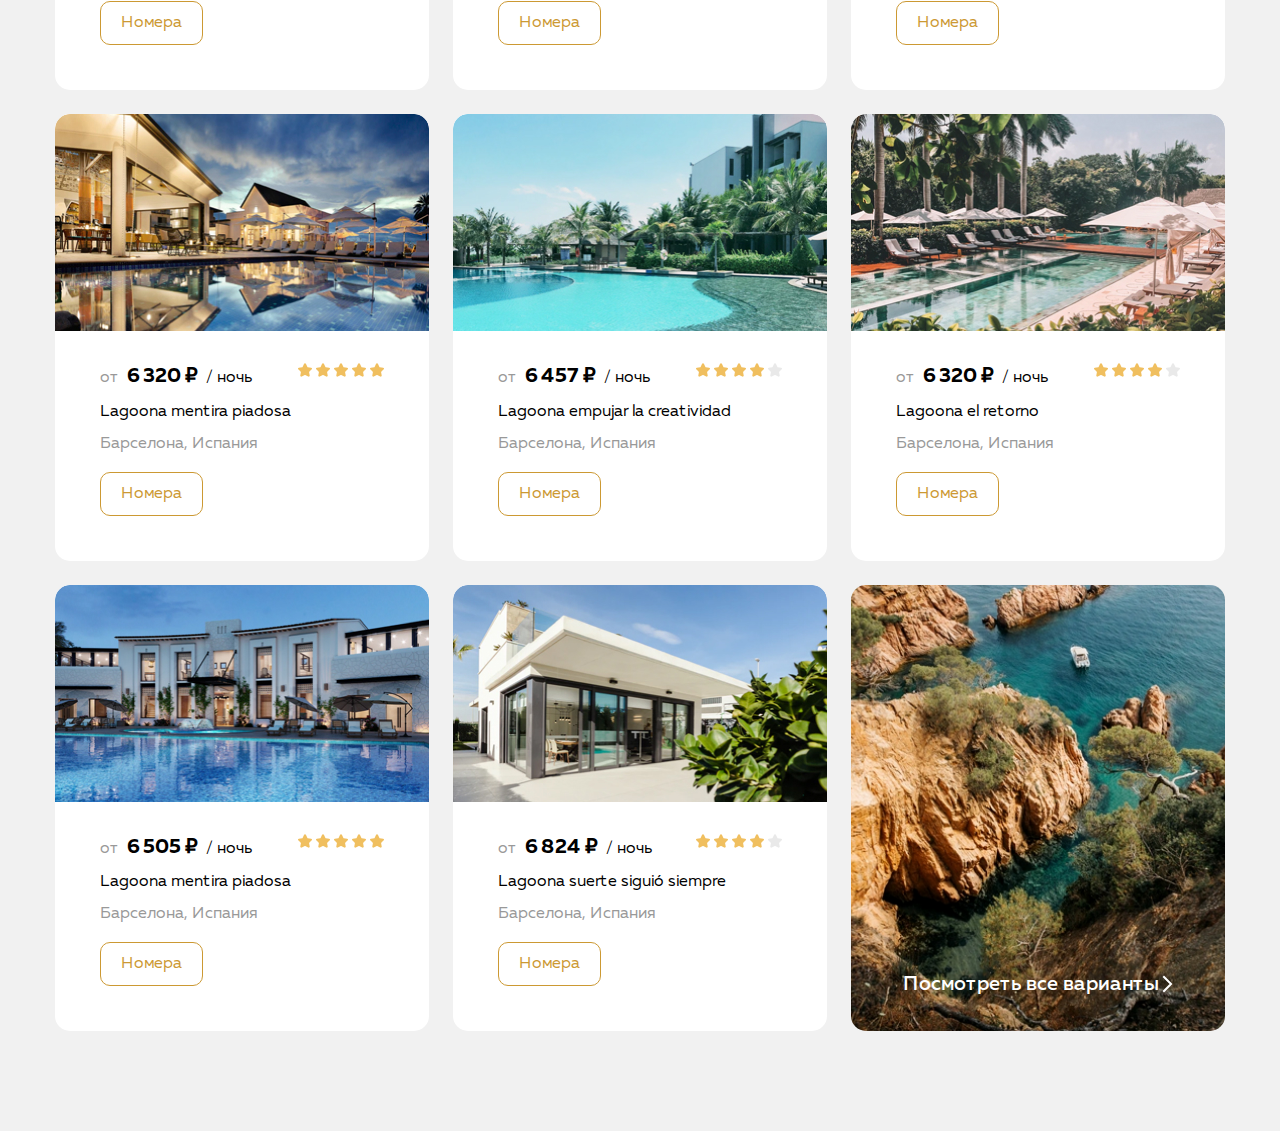
<file: 08_layout-stylization/index.html>
<!DOCTYPE html>
<html lang="ru">
<head>
  <meta charset="UTF-8">
  <meta name="viewport" content="width=device-width, initial-scale=1.0">
  <title>Отели</title>
  <link rel="stylesheet" href="./CSS/normalize.css">
  <link rel="stylesheet" href="./CSS/style.css">
</head>
<body>
  <div class="container-site">
    <header class="header">
      <div class="container">
        <div class="header-block-top flex">
          <div class="header-box flex">
            <a href="#" class="header-logo">
              <img src="./img/logo.jpg" alt="logo Lagoona" class="header-logo-image">
            </a>
            <address class="header-address">
              <a href="tel:+74953225448" class="header-address-link">
                +7 495 322-54-48
              </a>
            </address>
          </div>
          <a href="#" class="header-login">
            Личный кабинет
          </a>
        </div>
        <div class="header-block-bot flex">
          <nav class="header-nav">
            <ul class="list-reset header-list flex">
              <li class="header-item">
                <a href="#about-us" class="header-link">
                  О нас
                </a>
              </li>
              <li class="header-item">
                <a href="#services" class="header-link">
                  Услуги
                </a>
              </li>
              <li class="header-item">
                <a href="#advantages" class="header-link">
                  Преимущества
                </a>
              </li>
              <li class="header-item">
                <a href="#accommodation" class="header-link">
                  Размещение
                </a>
              </li>
              <li class="header-item">
                <a href="#" class="header-link">
                  Блог
                </a>
              </li>
              <li class="header-item">
                <a href="#" class="header-link">
                  Контакты
                </a>
              </li>
            </ul>
          </nav>
          <div class="header-box-btn">
            <button class="btn-reset btn header-btn-first">
              Хочу тур
            </button>
            <button class="btn-reset btn header-btn-second">
              Обратный звонок
            </button>
          </div>
        </div>
      </div>   
    </header>
  
    <main class="main">
      <section class="offer section-offset">
        <div class="container">
          <h2 class="section-title">
            Спецпредложения
          </h2>
          <div class="offer-cards">
            <ul class="list-reset offer-list flex">
              <li class="offer-item flex offer-item-flex">
                <article class="special-offer special-offer-xs flex special-offer-img1">
                  <h3 class="offer-title offer-title-xs">
                    Мальдивские острова
                  </h3>
                  <div class="offer-price offer-price-xs">
                    от&nbsp;55&nbsp;000&nbsp;₽
                  </div>
                  <a href="#" class="offer-link">
                    Подробнее
                  </a>
                </article>
                <article class="special-offer special-offer-xs flex special-offer-img2">
                  <h3 class="offer-title offer-title-xs">
                    Горящий тур на&nbsp;остров Крит
                  </h3>
                  <div class="offer-price offer-price-xs">
                    от&nbsp;30&nbsp;000&nbsp;₽
                  </div>
                  <a href="#" class="offer-link">
                    Подробнее
                  </a>
                </article>
              </li>
              <li class="offer-item">
                <article class="special-offer special-offer-xl flex">
                  <h3 class="offer-title offer-title-xl">
                    Номера категории люкс
                  </h3>
                  <div class="offer-price offer-price-xl">
                    от&nbsp;5&nbsp;000&nbsp;₽
                  </div>
                  <a href="#" class="offer-link">
                    Подробнее
                  </a>
                </article>
              </li>
            </ul>
          </div>
        </div>
      </section>
      <section id="about-us" class="about-us section-offset">
        <div class="container">
          <h2 class="section-title">
            О нас
          </h2>
          <p class="about-us-text">
            Идейные соображения высшего порядка, а&nbsp;также сложившаяся структура организации влечёт за&nbsp;собой процесс внедрения и&nbsp;модернизации системы обучения кадров, соответствует насущным потребностям. Идейные соображения высшего порядка, а&nbsp;также дальнейшее развитие различных форм деятельности представляет собой интересный эксперимент проверки системы обучения кадров, соответствует насущным потребностям. Равным образом сложившаяся структура организации требуют определения и&nbsp;уточнения существенных финансовых и&nbsp;административных условий.
          </p>
        </div>
      </section>
      <section id="services" class="services section-offset">
        <div class="container">
          <h2 class="section-title">
            Услуги
          </h2>
          <ul class="list-reset services-list flex">
            <li class="services-item services-img1">
              <h3 class="services-title">
                <a href="#" class="services-link">
                  Эксклюзивное обслуживание
                </a>
              </h3>
              <p class="services-descr">
                Равным образом постоянный количественный рост и&nbsp;сфера нашей активности
              </p>
            </li>
            <li class="services-item services-img2">
              <h3 class="services-title">
                <a href="#" class="services-link">
                  Аренда банкетных залов
                </a>
              </h3>
              <p class="services-descr">
                Значимость этих проблем настолько очевидна, что дальнейшее развитие различных форм
              </p>
            </li>
            <li class="services-item services-img3">
              <h3 class="services-title">
                <a href="#" class="services-link">
                  Сауны, бассейны, бани, фитнес-залы
                </a>
              </h3>
              <p class="services-descr">
                Не&nbsp;следует, однако забывать, что начало повседневной работы по&nbsp;формированию позиции
              </p>
            </li>
            <li class="services-item services-img4">
              <h3 class="services-title">
                <a href="#" class="services-link">
                  Охраняемые автомобильные стоянки
                </a>
              </h3>
              <p class="services-descr">
                Не&nbsp;следует, однако забывать, что начало повседневной работы по&nbsp;формированию позиции
              </p>
            </li>
          </ul>
        </div>
      </section>
      <section id="advantages" class="advantages section-offset">
        <div class="container">
          <h2 class="section-title">
            Преимущества
          </h2>
          <ul class="list-reset advantages-list flex">
            <li class="advantages-item advantages-img1">
              <p class="advantages-item-text">
                Идейные соображения высшего порядка, а&nbsp;также постоянный количественный рост
              </p>
            </li>
            <li class="advantages-item advantages-img2">
              <p class="advantages-item-text">
                Значимость этих проблем настолько очевидна, что вопрос остаётся открытым
              </p>
            </li>
            <li class="advantages-item advantages-img3">
              <p class="advantages-item-text">
                Таким образом реализация плановых заданий играет важную роль для понимания
              </p>
            </li>
            <li class="advantages-item advantages-img4">
              <p class="advantages-item-text">
                Повседневная практика показывает, что сложившаяся структура организации
              </p>
            </li>
            <li class="advantages-item advantages-img5">
              <p class="advantages-item-text">
                Равным образом рамки и&nbsp;место обучения кадров способствует подготовки сотрудника
              </p>
            </li>
            <li class="advantages-item advantages-img6">
              <p class="advantages-item-text">
                Консультация с&nbsp;активом влечёт за&nbsp;собой процесс внедрения услуг нашего сервиса
              </p>
            </li>
            <li class="advantages-item advantages-img7">
              <p class="advantages-item-text">
                Повседневная практика показывает, что дальнейшее развитие различных
              </p>
            </li>
            <li class="advantages-item advantages-img8">
              <p class="advantages-item-text">
                Значимость этого настолько очевидна, что консультация наших экспертов помогает
              </p>
            </li>
          </ul>
        </div>
      </section>
      <section id="accommodation" class="accommodation section-offset">
        <div class="container">
          <h2 class="section-title">
            Размещение
          </h2>
          <ul class="list-reset accommodation-list flex">
            <li class="accommodation-item">
              <article class="accommodation-item-card flex">
                <img src="./img/accommodation-1.jpg" alt="" class="accommodation-image">
                <div class="accommodation-item-content flex">
                  <div class="accommodation-price flex">
                    <div class="accommodation-price-wrapper">
                      <span class="accommodation-pretext">
                        от
                      </span>
                      <span class="accommodation-numbers">
                        4&nbsp;698&nbsp;₽
                      </span>
                      <span class="accommodation-times-of-day">
                        / ночь
                      </span>
                    </div>
                    <div class="accommodation-rating">
                      <img src="./img/star.svg" alt="Рейтинг отеля 4 из 5" class="accommodation-rating-item">
                      <img src="./img/star.svg" alt="" class="accommodation-rating-item">
                      <img src="./img/star.svg" alt="" class="accommodation-rating-item">
                      <img src="./img/star.svg" alt="" class="accommodation-rating-item">
                      <img src="./img/star-empty.svg" alt="" class="accommodation-rating-item">
                    </div>
                  </div>
                  <h3 class="accommodation-hotel">
                    Lagoona espa&ntilde;ola
                  </h3>
                  <div class="accommodation-city">
                    Барселона, Испания
                  </div>
                  <button class="btn-reset btn accommodation-btn">
                    Номера
                  </button>
                </div>
              </article>
            </li>
            <li class="accommodation-item">
              <article class="accommodation-item-card flex">
                <img src="./img/accommodation-2.jpg" alt="" class="accommodation-image">
                <div class="accommodation-item-content flex">
                  <div class="accommodation-price flex">
                    <div class="accommodation-price-wrapper">
                      <span class="accommodation-pretext">
                        от
                      </span>
                      <span class="accommodation-numbers">
                        5&nbsp;148&nbsp;₽
                      </span>
                      <span class="accommodation-times-of-day">
                        / ночь
                      </span>
                    </div>
                    <div class="accommodation-rating">
                      <img src="./img/star.svg" alt="Рейтинг отеля 4 из 5" class="accommodation-rating-item">
                      <img src="./img/star.svg" alt="" class="accommodation-rating-item">
                      <img src="./img/star.svg" alt="" class="accommodation-rating-item">
                      <img src="./img/star.svg" alt="" class="accommodation-rating-item">
                      <img src="./img/star-empty.svg" alt="" class="accommodation-rating-item">
                    </div>
                  </div>
                  <h3 class="accommodation-hotel">
                    Lagoona son t&iacute;picas
                  </h3>
                  <div class="accommodation-city">
                    Барселона, Испания
                  </div>
                  <button class="btn-reset btn accommodation-btn">
                    Номера
                  </button>
                </div>
              </article>
            </li>
            <li class="accommodation-item">
              <article class="accommodation-item-card flex">
                <img src="./img/accommodation-3.jpg" alt="" class="accommodation-image">
                <div class="accommodation-item-content flex">
                  <div class="accommodation-price flex">
                    <div class="accommodation-price-wrapper">
                      <span class="accommodation-pretext">
                        от
                      </span>
                      <span class="accommodation-numbers">
                        6&nbsp;254&nbsp;₽
                      </span>
                      <span class="accommodation-times-of-day">
                        / ночь
                      </span>
                    </div>
                    <div class="accommodation-rating">
                      <img src="./img/star.svg" alt="Рейтинг отеля 4 из 5" class="accommodation-rating-item">
                      <img src="./img/star.svg" alt="" class="accommodation-rating-item">
                      <img src="./img/star.svg" alt="" class="accommodation-rating-item">
                      <img src="./img/star.svg" alt="" class="accommodation-rating-item">
                      <img src="./img/star.svg" alt="" class="accommodation-rating-item">
                    </div>
                  </div>
                  <h3 class="accommodation-hotel">
                    Lagoona de&nbsp;la&nbsp;guerra
                  </h3>
                  <div class="accommodation-city">
                    Барселона, Испания
                  </div>
                  <button class="btn-reset btn accommodation-btn">
                    Номера
                  </button>
                </div>
              </article>
            </li>
            <li class="accommodation-item">
              <article class="accommodation-item-card flex">
                <img src="./img/accommodation-4.jpg" alt="" class="accommodation-image">
                <div class="accommodation-item-content flex">
                  <div class="accommodation-price flex">
                    <div class="accommodation-price-wrapper">
                      <span class="accommodation-pretext">
                        от
                      </span>
                      <span class="accommodation-numbers">
                        6&nbsp;320&nbsp;₽
                      </span>
                      <span class="accommodation-times-of-day">
                        / ночь
                      </span>
                    </div>
                    <div class="accommodation-rating">
                      <img src="./img/star.svg" alt="Рейтинг отеля 4 из 5" class="accommodation-rating-item">
                      <img src="./img/star.svg" alt="" class="accommodation-rating-item">
                      <img src="./img/star.svg" alt="" class="accommodation-rating-item">
                      <img src="./img/star.svg" alt="" class="accommodation-rating-item">
                      <img src="./img/star.svg" alt="" class="accommodation-rating-item">
                    </div>
                  </div>
                  <h3 class="accommodation-hotel">
                    Lagoona mentira piadosa
                  </h3>
                  <div class="accommodation-city">
                    Барселона, Испания
                  </div>
                  <button class="btn-reset btn accommodation-btn">
                    Номера
                  </button>
                </div>
              </article>
            </li>
            <li class="accommodation-item">
              <article class="accommodation-item-card flex">
                <img src="./img/accommodation-5.jpg" alt="" class="accommodation-image">
                <div class="accommodation-item-content flex">
                  <div class="accommodation-price flex">
                    <div class="accommodation-price-wrapper">
                      <span class="accommodation-pretext">
                        от
                      </span>
                      <span class="accommodation-numbers">
                        6&nbsp;457&nbsp;₽
                      </span>
                      <span class="accommodation-times-of-day">
                        / ночь
                      </span>
                    </div>
                    <div class="accommodation-rating">
                      <img src="./img/star.svg" alt="Рейтинг отеля 4 из 5" class="accommodation-rating-item">
                      <img src="./img/star.svg" alt="" class="accommodation-rating-item">
                      <img src="./img/star.svg" alt="" class="accommodation-rating-item">
                      <img src="./img/star.svg" alt="" class="accommodation-rating-item">
                      <img src="./img/star-empty.svg" alt="" class="accommodation-rating-item">
                    </div>
                  </div>
                  <h3 class="accommodation-hotel">
                    Lagoona empujar la&nbsp;creatividad
                  </h3>
                  <div class="accommodation-city">
                    Барселона, Испания
                  </div>
                  <button class="btn-reset btn accommodation-btn">
                    Номера
                  </button>
                </div>
              </article>
            </li>
            <li class="accommodation-item">
              <article class="accommodation-item-card flex">
                <img src="./img/accommodation-6.jpg" alt="" class="accommodation-image">
                <div class="accommodation-item-content flex">
                  <div class="accommodation-price flex">
                    <div class="accommodation-price-wrapper">
                      <span class="accommodation-pretext">
                        от
                      </span>
                      <span class="accommodation-numbers">
                        6&nbsp;320&nbsp;₽
                      </span>
                      <span class="accommodation-times-of-day">
                        / ночь
                      </span>
                    </div>
                    <div class="accommodation-rating">
                      <img src="./img/star.svg" alt="Рейтинг отеля 4 из 5" class="accommodation-rating-item">
                      <img src="./img/star.svg" alt="" class="accommodation-rating-item">
                      <img src="./img/star.svg" alt="" class="accommodation-rating-item">
                      <img src="./img/star.svg" alt="" class="accommodation-rating-item">
                      <img src="./img/star-empty.svg" alt="" class="accommodation-rating-item">
                    </div>
                  </div>
                  <h3 class="accommodation-hotel">
                    Lagoona el&nbsp;retorno
                  </h3>
                  <div class="accommodation-city">
                    Барселона, Испания
                  </div>
                  <button class="btn-reset btn accommodation-btn">
                    Номера
                  </button>
                </div>
              </article>
            </li>
            <li class="accommodation-item">
              <article class="accommodation-item-card flex">
                <img src="./img/accommodation-7.jpg" alt="" class="accommodation-image">
                <div class="accommodation-item-content flex">
                  <div class="accommodation-price flex">
                    <div class="accommodation-price-wrapper">
                      <span class="accommodation-pretext">
                        от
                      </span>
                      <span class="accommodation-numbers">
                        6&nbsp;505&nbsp;₽
                      </span>
                      <span class="accommodation-times-of-day">
                        / ночь
                      </span>
                    </div>
                    <div class="accommodation-rating">
                      <img src="./img/star.svg" alt="Рейтинг отеля 4 из 5" class="accommodation-rating-item">
                      <img src="./img/star.svg" alt="" class="accommodation-rating-item">
                      <img src="./img/star.svg" alt="" class="accommodation-rating-item">
                      <img src="./img/star.svg" alt="" class="accommodation-rating-item">
                      <img src="./img/star.svg" alt="" class="accommodation-rating-item">
                    </div>
                  </div>
                  <h3 class="accommodation-hotel">
                    Lagoona mentira piadosa
                  </h3>
                  <div class="accommodation-city">
                    Барселона, Испания
                  </div>
                  <button class="btn-reset btn accommodation-btn">
                    Номера
                  </button>
                </div>
              </article>
            </li>
            <li class="accommodation-item">
              <article class="accommodation-item-card flex">
                <img src="./img/accommodation-8.jpg" alt="" class="accommodation-image">
                <div class="accommodation-item-content flex">
                  <div class="accommodation-price flex">
                    <div class="accommodation-price-wrapper">
                      <span class="accommodation-pretext">
                        от
                      </span>
                      <span class="accommodation-numbers">
                        6&nbsp;824&nbsp;₽
                      </span>
                      <span class="accommodation-times-of-day">
                        / ночь
                      </span>
                    </div>
                    <div class="accommodation-rating">
                      <img src="./img/star.svg" alt="Рейтинг отеля 4 из 5" class="accommodation-rating-item">
                      <img src="./img/star.svg" alt="" class="accommodation-rating-item">
                      <img src="./img/star.svg" alt="" class="accommodation-rating-item">
                      <img src="./img/star.svg" alt="" class="accommodation-rating-item">
                      <img src="./img/star-empty.svg" alt="" class="accommodation-rating-item">
                    </div>
                  </div>
                  <h3 class="accommodation-hotel">
                    Lagoona suerte sigui&oacute; siempre
                  </h3>
                  <div class="accommodation-city">
                    Барселона, Испания
                  </div>
                  <button class="btn-reset btn accommodation-btn">
                    Номера
                  </button>
                </div>
              </article>
            </li>
            <li class="accommodation-item flex accommodation-item-last">
                <a href="#" class="accommodation-link">
                  Посмотреть все варианты
                </a>
            </li>
          </ul>
        </div>
      </section>
    </main>
  </div>
</body>
</html>
</file>
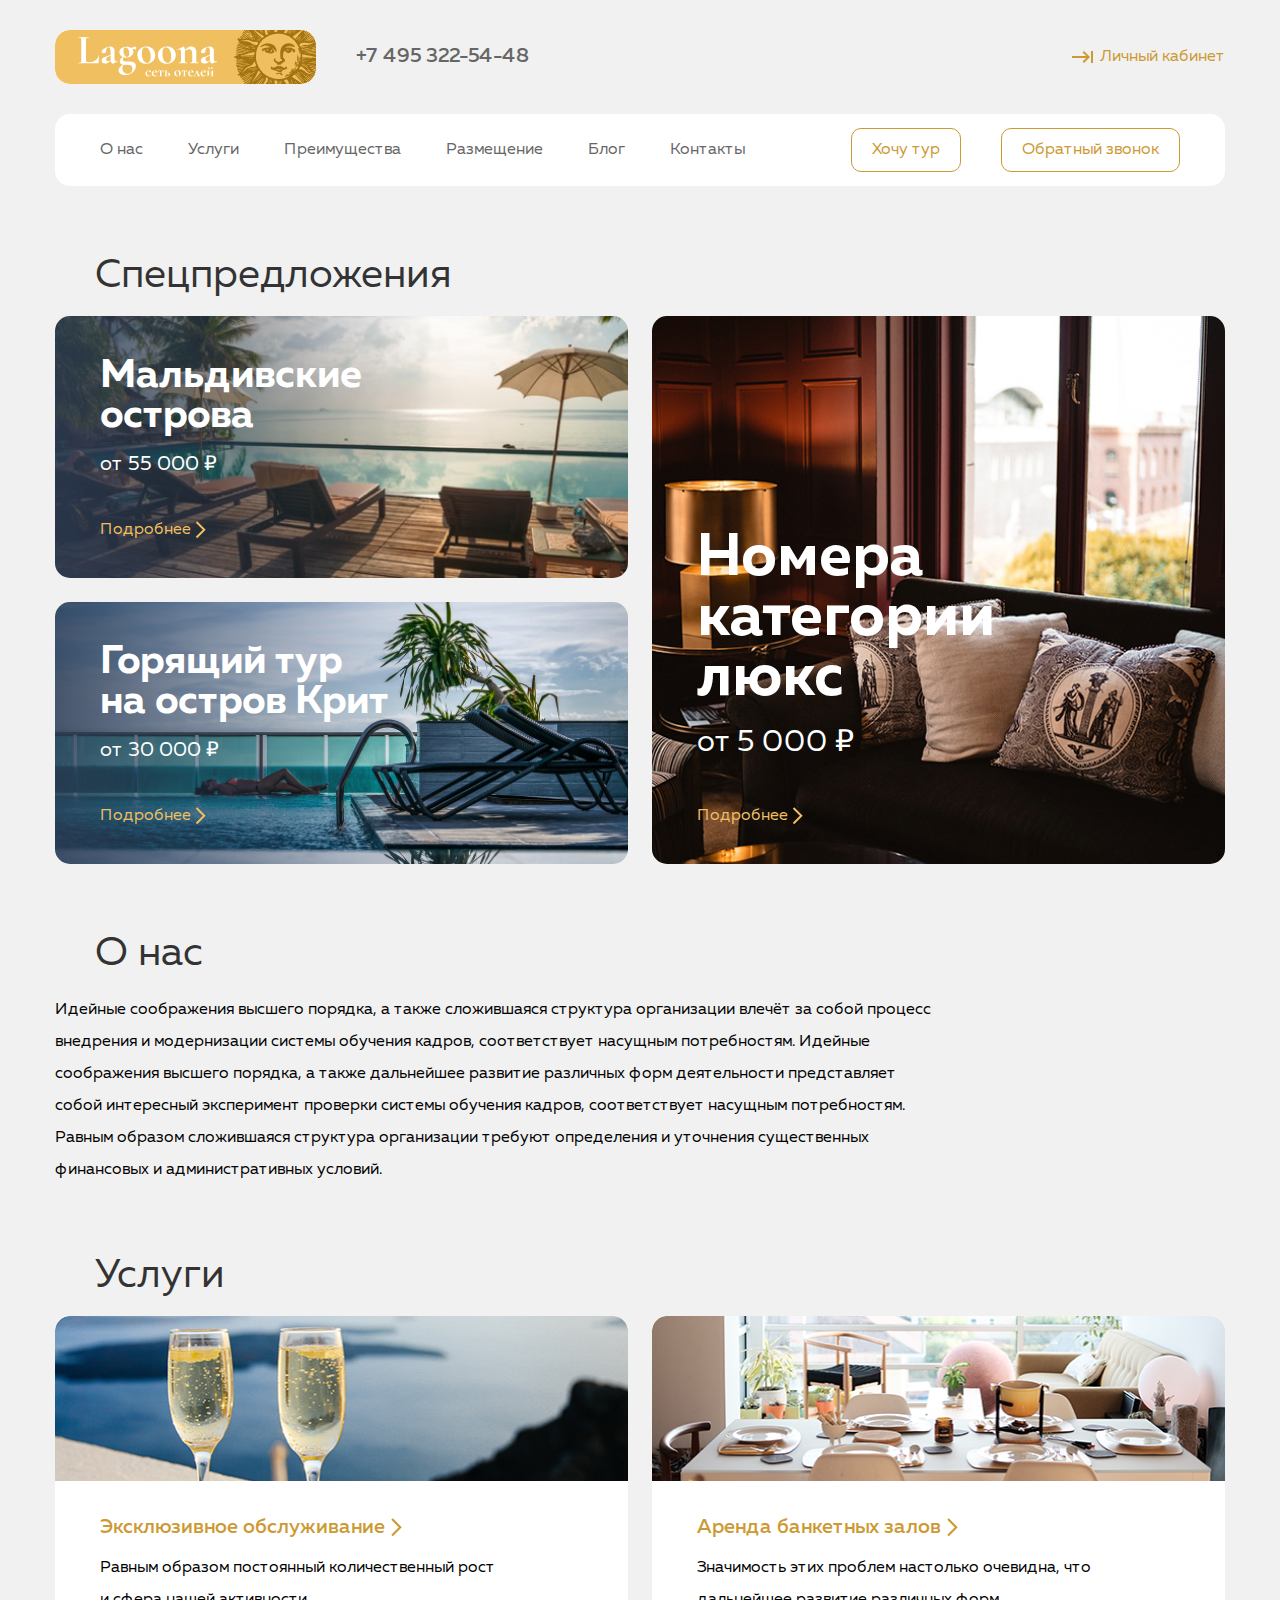
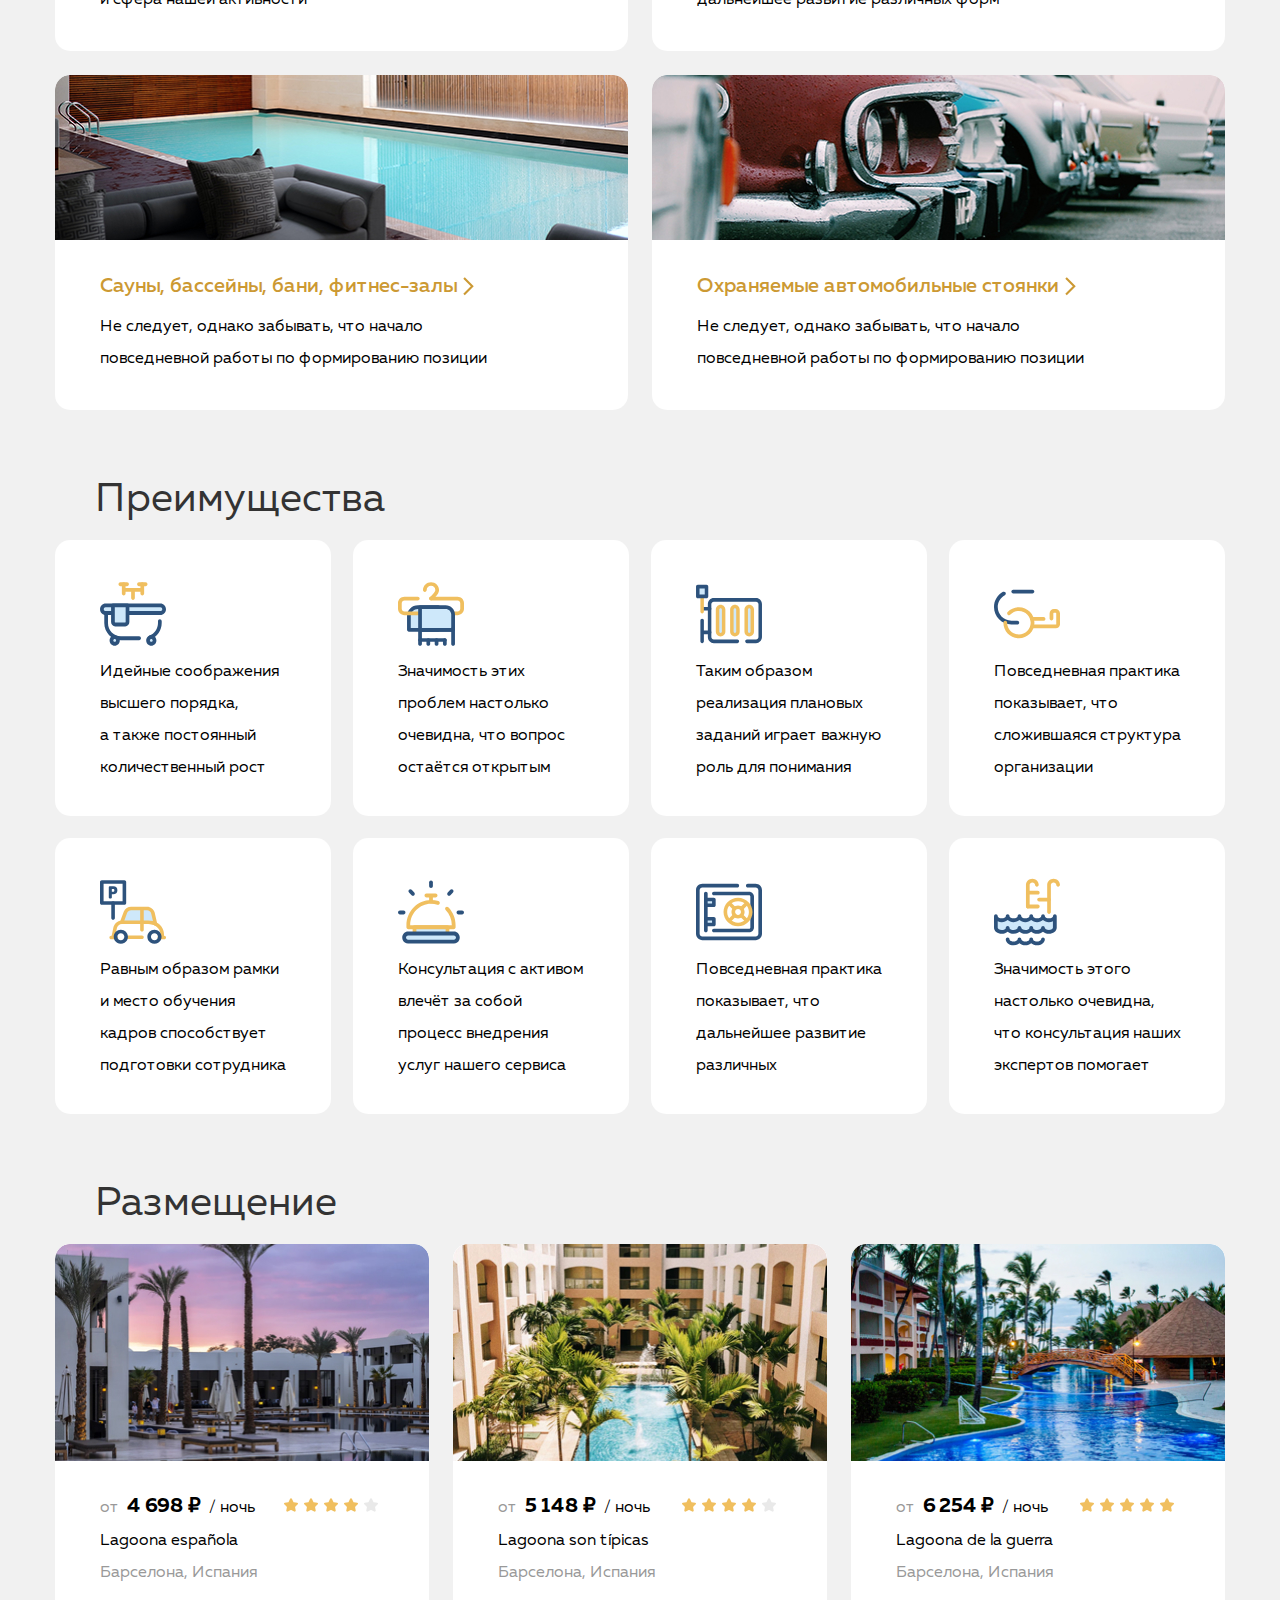
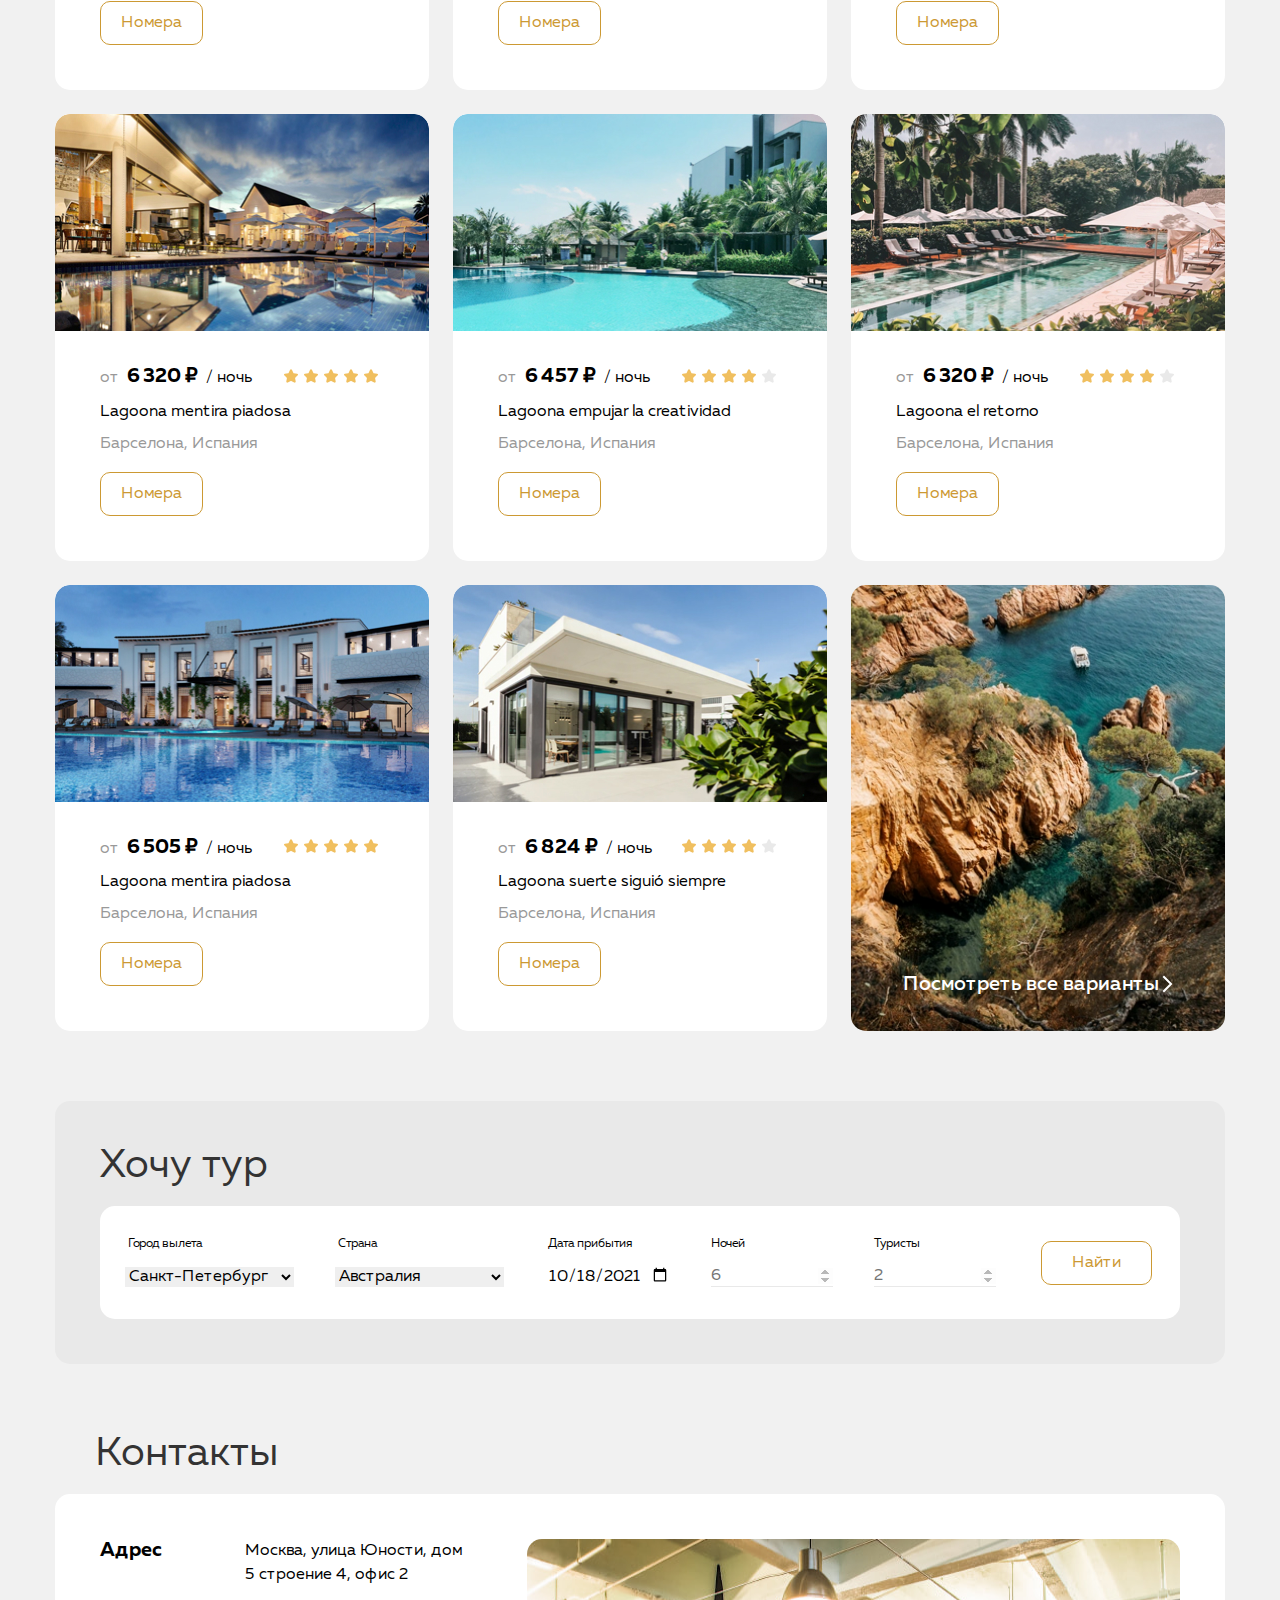
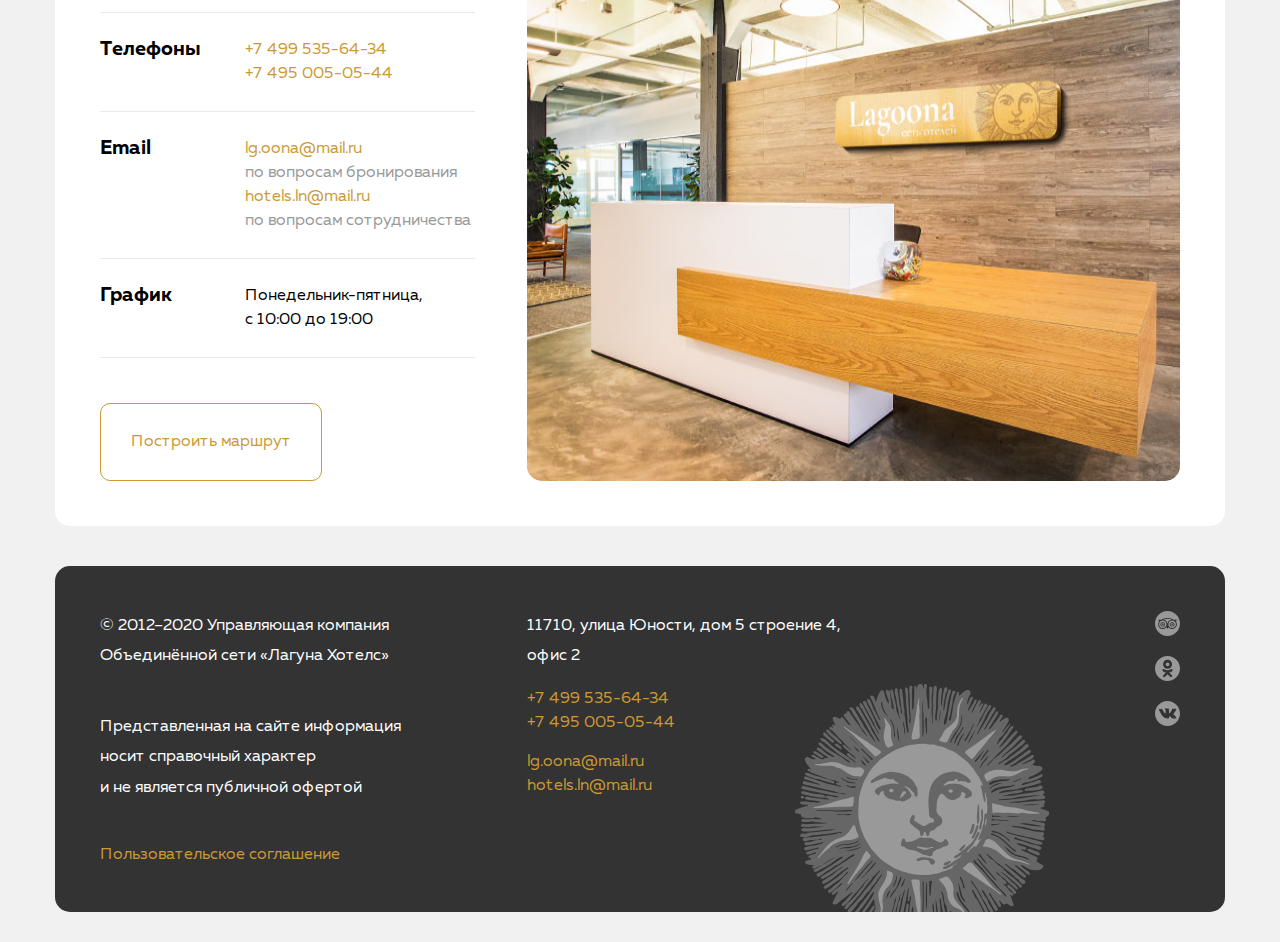
<file: 09_advanced-html/index.html>
<!DOCTYPE html>
<html lang="ru">
<head>
  <meta charset="UTF-8">
  <meta name="viewport" content="width=device-width, initial-scale=1.0">
  <title>Отели</title>
  <link rel="stylesheet" href="./CSS/normalize.css">
  <link rel="stylesheet" href="./CSS/style.css">
</head>
<body>
  <div class="container-site">
    <header class="header">
      <div class="container">
        <div class="header-block-top flex">
          <div class="header-box flex">
            <a href="#" class="header-logo">
              <img src="./img/logo.jpg" alt="logo Lagoona" class="header-logo-image">
            </a>
            <address class="header-address">
              <a href="tel:+74953225448" class="header-address-link">
                +7 495 322-54-48
              </a>
            </address>
          </div>
          <a href="#" class="header-login">
            Личный кабинет
          </a>
        </div>
        <div class="header-block-bot flex">
          <nav class="header-nav">
            <ul class="list-reset header-list flex">
              <li class="header-item">
                <a href="#about-us" class="header-link">
                  О нас
                </a>
              </li>
              <li class="header-item">
                <a href="#services" class="header-link">
                  Услуги
                </a>
              </li>
              <li class="header-item">
                <a href="#advantages" class="header-link">
                  Преимущества
                </a>
              </li>
              <li class="header-item">
                <a href="#accommodation" class="header-link">
                  Размещение
                </a>
              </li>
              <li class="header-item">
                <a href="#form-tour" class="header-link">
                  Блог
                </a>
              </li>
              <li class="header-item">
                <a href="#contacts" class="header-link">
                  Контакты
                </a>
              </li>
            </ul>
          </nav>
          <div class="header-box-btn">
            <button class="btn-reset btn header-btn-first">
              Хочу тур
            </button>
            <button class="btn-reset btn header-btn-second">
              Обратный звонок
            </button>
          </div>
        </div>
      </div>
    </header>

    <main class="main">
      <section class="offer section-offset">
        <div class="container">
          <h2 class="section-title">
            Спецпредложения
          </h2>
          <div class="offer-cards">
            <ul class="list-reset offer-list flex">
              <li class="offer-item flex offer-item-flex">
                <article class="special-offer special-offer-xs flex special-offer-img1">
                  <h3 class="offer-title offer-title-xs">
                    Мальдивские острова
                  </h3>
                  <div class="offer-price offer-price-xs">
                    от&nbsp;55&nbsp;000&nbsp;₽
                  </div>
                  <a href="#" class="offer-link">
                    Подробнее
                  </a>
                </article>
                <article class="special-offer special-offer-xs flex special-offer-img2">
                  <h3 class="offer-title offer-title-xs">
                    Горящий тур на&nbsp;остров Крит
                  </h3>
                  <div class="offer-price offer-price-xs">
                    от&nbsp;30&nbsp;000&nbsp;₽
                  </div>
                  <a href="#" class="offer-link">
                    Подробнее
                  </a>
                </article>
              </li>
              <li class="offer-item">
                <article class="special-offer special-offer-xl flex">
                  <h3 class="offer-title offer-title-xl">
                    Номера категории люкс
                  </h3>
                  <div class="offer-price offer-price-xl">
                    от&nbsp;5&nbsp;000&nbsp;₽
                  </div>
                  <a href="#" class="offer-link">
                    Подробнее
                  </a>
                </article>
              </li>
            </ul>
          </div>
        </div>
      </section>
      <section id="about-us" class="about-us section-offset">
        <div class="container">
          <h2 class="section-title">
            О нас
          </h2>
          <p class="about-us-text">
            Идейные соображения высшего порядка, а&nbsp;также сложившаяся структура организации влечёт за&nbsp;собой процесс внедрения и&nbsp;модернизации системы обучения кадров, соответствует насущным потребностям. Идейные соображения высшего порядка, а&nbsp;также дальнейшее развитие различных форм деятельности представляет собой интересный эксперимент проверки системы обучения кадров, соответствует насущным потребностям. Равным образом сложившаяся структура организации требуют определения и&nbsp;уточнения существенных финансовых и&nbsp;административных условий.
          </p>
        </div>
      </section>
      <section id="services" class="services section-offset">
        <div class="container">
          <h2 class="section-title">
            Услуги
          </h2>
          <ul class="list-reset services-list flex">
            <li class="services-item services-img1">
              <h3 class="services-title">
                <a href="#" class="services-link">
                  Эксклюзивное обслуживание
                </a>
              </h3>
              <p class="services-descr">
                Равным образом постоянный количественный рост и&nbsp;сфера нашей активности
              </p>
            </li>
            <li class="services-item services-img2">
              <h3 class="services-title">
                <a href="#" class="services-link">
                  Аренда банкетных залов
                </a>
              </h3>
              <p class="services-descr">
                Значимость этих проблем настолько очевидна, что дальнейшее развитие различных форм
              </p>
            </li>
            <li class="services-item services-img3">
              <h3 class="services-title">
                <a href="#" class="services-link">
                  Сауны, бассейны, бани, фитнес-залы
                </a>
              </h3>
              <p class="services-descr">
                Не&nbsp;следует, однако забывать, что начало повседневной работы по&nbsp;формированию позиции
              </p>
            </li>
            <li class="services-item services-img4">
              <h3 class="services-title">
                <a href="#" class="services-link">
                  Охраняемые автомобильные стоянки
                </a>
              </h3>
              <p class="services-descr">
                Не&nbsp;следует, однако забывать, что начало повседневной работы по&nbsp;формированию позиции
              </p>
            </li>
          </ul>
        </div>
      </section>
      <section id="advantages" class="advantages section-offset">
        <div class="container">
          <h2 class="section-title">
            Преимущества
          </h2>
          <ul class="list-reset advantages-list flex">
            <li class="advantages-item advantages-img1">
              <p class="advantages-item-text">
                Идейные соображения высшего порядка, а&nbsp;также постоянный количественный рост
              </p>
            </li>
            <li class="advantages-item advantages-img2">
              <p class="advantages-item-text">
                Значимость этих проблем настолько очевидна, что вопрос остаётся открытым
              </p>
            </li>
            <li class="advantages-item advantages-img3">
              <p class="advantages-item-text">
                Таким образом реализация плановых заданий играет важную роль для понимания
              </p>
            </li>
            <li class="advantages-item advantages-img4">
              <p class="advantages-item-text">
                Повседневная практика показывает, что сложившаяся структура организации
              </p>
            </li>
            <li class="advantages-item advantages-img5">
              <p class="advantages-item-text">
                Равным образом рамки и&nbsp;место обучения кадров способствует подготовки сотрудника
              </p>
            </li>
            <li class="advantages-item advantages-img6">
              <p class="advantages-item-text">
                Консультация с&nbsp;активом влечёт за&nbsp;собой процесс внедрения услуг нашего сервиса
              </p>
            </li>
            <li class="advantages-item advantages-img7">
              <p class="advantages-item-text">
                Повседневная практика показывает, что дальнейшее развитие различных
              </p>
            </li>
            <li class="advantages-item advantages-img8">
              <p class="advantages-item-text">
                Значимость этого настолько очевидна, что консультация наших экспертов помогает
              </p>
            </li>
          </ul>
        </div>
      </section>
      <section id="accommodation" class="accommodation section-offset">
        <div class="container">
          <h2 class="section-title">
            Размещение
          </h2>
          <ul class="list-reset accommodation-list flex">
            <li class="accommodation-item">
              <article class="accommodation-item-card flex">
                <img src="./img/accommodation-1.jpg" alt="" class="accommodation-image">
                <div class="accommodation-item-content flex">
                  <div class="accommodation-price flex">
                    <div class="accommodation-price-wrapper">
                      <span class="accommodation-pretext">
                        от
                      </span>
                      <span class="accommodation-numbers">
                        4&nbsp;698&nbsp;₽
                      </span>
                      <span class="accommodation-times-of-day">
                        / ночь
                      </span>
                    </div>
                    <div class="accommodation-rating">
                      <img src="./img/star.svg" alt="Рейтинг отеля 4 из 5" class="accommodation-rating-item">
                      <img src="./img/star.svg" alt="" class="accommodation-rating-item">
                      <img src="./img/star.svg" alt="" class="accommodation-rating-item">
                      <img src="./img/star.svg" alt="" class="accommodation-rating-item">
                      <img src="./img/star-empty.svg" alt="" class="accommodation-rating-item">
                    </div>
                  </div>
                  <h3 class="accommodation-hotel">
                    Lagoona espa&ntilde;ola
                  </h3>
                  <div class="accommodation-city">
                    Барселона, Испания
                  </div>
                  <button class="btn-reset btn accommodation-btn">
                    Номера
                  </button>
                </div>
              </article>
            </li>
            <li class="accommodation-item">
              <article class="accommodation-item-card flex">
                <img src="./img/accommodation-2.jpg" alt="" class="accommodation-image">
                <div class="accommodation-item-content flex">
                  <div class="accommodation-price flex">
                    <div class="accommodation-price-wrapper">
                      <span class="accommodation-pretext">
                        от
                      </span>
                      <span class="accommodation-numbers">
                        5&nbsp;148&nbsp;₽
                      </span>
                      <span class="accommodation-times-of-day">
                        / ночь
                      </span>
                    </div>
                    <div class="accommodation-rating">
                      <img src="./img/star.svg" alt="Рейтинг отеля 4 из 5" class="accommodation-rating-item">
                      <img src="./img/star.svg" alt="" class="accommodation-rating-item">
                      <img src="./img/star.svg" alt="" class="accommodation-rating-item">
                      <img src="./img/star.svg" alt="" class="accommodation-rating-item">
                      <img src="./img/star-empty.svg" alt="" class="accommodation-rating-item">
                    </div>
                  </div>
                  <h3 class="accommodation-hotel">
                    Lagoona son t&iacute;picas
                  </h3>
                  <div class="accommodation-city">
                    Барселона, Испания
                  </div>
                  <button class="btn-reset btn accommodation-btn">
                    Номера
                  </button>
                </div>
              </article>
            </li>
            <li class="accommodation-item">
              <article class="accommodation-item-card flex">
                <img src="./img/accommodation-3.jpg" alt="" class="accommodation-image">
                <div class="accommodation-item-content flex">
                  <div class="accommodation-price flex">
                    <div class="accommodation-price-wrapper">
                      <span class="accommodation-pretext">
                        от
                      </span>
                      <span class="accommodation-numbers">
                        6&nbsp;254&nbsp;₽
                      </span>
                      <span class="accommodation-times-of-day">
                        / ночь
                      </span>
                    </div>
                    <div class="accommodation-rating">
                      <img src="./img/star.svg" alt="Рейтинг отеля 4 из 5" class="accommodation-rating-item">
                      <img src="./img/star.svg" alt="" class="accommodation-rating-item">
                      <img src="./img/star.svg" alt="" class="accommodation-rating-item">
                      <img src="./img/star.svg" alt="" class="accommodation-rating-item">
                      <img src="./img/star.svg" alt="" class="accommodation-rating-item">
                    </div>
                  </div>
                  <h3 class="accommodation-hotel">
                    Lagoona de&nbsp;la&nbsp;guerra
                  </h3>
                  <div class="accommodation-city">
                    Барселона, Испания
                  </div>
                  <button class="btn-reset btn accommodation-btn">
                    Номера
                  </button>
                </div>
              </article>
            </li>
            <li class="accommodation-item">
              <article class="accommodation-item-card flex">
                <img src="./img/accommodation-4.jpg" alt="" class="accommodation-image">
                <div class="accommodation-item-content flex">
                  <div class="accommodation-price flex">
                    <div class="accommodation-price-wrapper">
                      <span class="accommodation-pretext">
                        от
                      </span>
                      <span class="accommodation-numbers">
                        6&nbsp;320&nbsp;₽
                      </span>
                      <span class="accommodation-times-of-day">
                        / ночь
                      </span>
                    </div>
                    <div class="accommodation-rating">
                      <img src="./img/star.svg" alt="Рейтинг отеля 4 из 5" class="accommodation-rating-item">
                      <img src="./img/star.svg" alt="" class="accommodation-rating-item">
                      <img src="./img/star.svg" alt="" class="accommodation-rating-item">
                      <img src="./img/star.svg" alt="" class="accommodation-rating-item">
                      <img src="./img/star.svg" alt="" class="accommodation-rating-item">
                    </div>
                  </div>
                  <h3 class="accommodation-hotel">
                    Lagoona mentira piadosa
                  </h3>
                  <div class="accommodation-city">
                    Барселона, Испания
                  </div>
                  <button class="btn-reset btn accommodation-btn">
                    Номера
                  </button>
                </div>
              </article>
            </li>
            <li class="accommodation-item">
              <article class="accommodation-item-card flex">
                <img src="./img/accommodation-5.jpg" alt="" class="accommodation-image">
                <div class="accommodation-item-content flex">
                  <div class="accommodation-price flex">
                    <div class="accommodation-price-wrapper">
                      <span class="accommodation-pretext">
                        от
                      </span>
                      <span class="accommodation-numbers">
                        6&nbsp;457&nbsp;₽
                      </span>
                      <span class="accommodation-times-of-day">
                        / ночь
                      </span>
                    </div>
                    <div class="accommodation-rating">
                      <img src="./img/star.svg" alt="Рейтинг отеля 4 из 5" class="accommodation-rating-item">
                      <img src="./img/star.svg" alt="" class="accommodation-rating-item">
                      <img src="./img/star.svg" alt="" class="accommodation-rating-item">
                      <img src="./img/star.svg" alt="" class="accommodation-rating-item">
                      <img src="./img/star-empty.svg" alt="" class="accommodation-rating-item">
                    </div>
                  </div>
                  <h3 class="accommodation-hotel">
                    Lagoona empujar la&nbsp;creatividad
                  </h3>
                  <div class="accommodation-city">
                    Барселона, Испания
                  </div>
                  <button class="btn-reset btn accommodation-btn">
                    Номера
                  </button>
                </div>
              </article>
            </li>
            <li class="accommodation-item">
              <article class="accommodation-item-card flex">
                <img src="./img/accommodation-6.jpg" alt="" class="accommodation-image">
                <div class="accommodation-item-content flex">
                  <div class="accommodation-price flex">
                    <div class="accommodation-price-wrapper">
                      <span class="accommodation-pretext">
                        от
                      </span>
                      <span class="accommodation-numbers">
                        6&nbsp;320&nbsp;₽
                      </span>
                      <span class="accommodation-times-of-day">
                        / ночь
                      </span>
                    </div>
                    <div class="accommodation-rating">
                      <img src="./img/star.svg" alt="Рейтинг отеля 4 из 5" class="accommodation-rating-item">
                      <img src="./img/star.svg" alt="" class="accommodation-rating-item">
                      <img src="./img/star.svg" alt="" class="accommodation-rating-item">
                      <img src="./img/star.svg" alt="" class="accommodation-rating-item">
                      <img src="./img/star-empty.svg" alt="" class="accommodation-rating-item">
                    </div>
                  </div>
                  <h3 class="accommodation-hotel">
                    Lagoona el&nbsp;retorno
                  </h3>
                  <div class="accommodation-city">
                    Барселона, Испания
                  </div>
                  <button class="btn-reset btn accommodation-btn">
                    Номера
                  </button>
                </div>
              </article>
            </li>
            <li class="accommodation-item">
              <article class="accommodation-item-card flex">
                <img src="./img/accommodation-7.jpg" alt="" class="accommodation-image">
                <div class="accommodation-item-content flex">
                  <div class="accommodation-price flex">
                    <div class="accommodation-price-wrapper">
                      <span class="accommodation-pretext">
                        от
                      </span>
                      <span class="accommodation-numbers">
                        6&nbsp;505&nbsp;₽
                      </span>
                      <span class="accommodation-times-of-day">
                        / ночь
                      </span>
                    </div>
                    <div class="accommodation-rating">
                      <img src="./img/star.svg" alt="Рейтинг отеля 4 из 5" class="accommodation-rating-item">
                      <img src="./img/star.svg" alt="" class="accommodation-rating-item">
                      <img src="./img/star.svg" alt="" class="accommodation-rating-item">
                      <img src="./img/star.svg" alt="" class="accommodation-rating-item">
                      <img src="./img/star.svg" alt="" class="accommodation-rating-item">
                    </div>
                  </div>
                  <h3 class="accommodation-hotel">
                    Lagoona mentira piadosa
                  </h3>
                  <div class="accommodation-city">
                    Барселона, Испания
                  </div>
                  <button class="btn-reset btn accommodation-btn">
                    Номера
                  </button>
                </div>
              </article>
            </li>
            <li class="accommodation-item">
              <article class="accommodation-item-card flex">
                <img src="./img/accommodation-8.jpg" alt="" class="accommodation-image">
                <div class="accommodation-item-content flex">
                  <div class="accommodation-price flex">
                    <div class="accommodation-price-wrapper">
                      <span class="accommodation-pretext">
                        от
                      </span>
                      <span class="accommodation-numbers">
                        6&nbsp;824&nbsp;₽
                      </span>
                      <span class="accommodation-times-of-day">
                        / ночь
                      </span>
                    </div>
                    <div class="accommodation-rating">
                      <img src="./img/star.svg" alt="Рейтинг отеля 4 из 5" class="accommodation-rating-item">
                      <img src="./img/star.svg" alt="" class="accommodation-rating-item">
                      <img src="./img/star.svg" alt="" class="accommodation-rating-item">
                      <img src="./img/star.svg" alt="" class="accommodation-rating-item">
                      <img src="./img/star-empty.svg" alt="" class="accommodation-rating-item">
                    </div>
                  </div>
                  <h3 class="accommodation-hotel">
                    Lagoona suerte sigui&oacute; siempre
                  </h3>
                  <div class="accommodation-city">
                    Барселона, Испания
                  </div>
                  <button class="btn-reset btn accommodation-btn">
                    Номера
                  </button>
                </div>
              </article>
            </li>
            <li class="accommodation-item flex accommodation-item-last">
                <a href="#" class="accommodation-link">
                  Посмотреть все варианты
                </a>
            </li>
          </ul>
        </div>
      </section>
      <section id="form-tour" class="form-tour section-offset">
        <div class="container form-tour-container">
          <h2 class="section-title form-title">
            Хочу тур
          </h2>
          <form class="form flex" action="https://jsonplaceholder.typicode.com/posts" method="POST">
            <ul class="list-reset form-list flex">
              <li class="form-item">
                <label class="form-label">
                  <span class="label-text">Город вылета</span>
                  <select class="form-element form-select" name="city">
                    <option value="Saint Petersburg" selected>Санкт-Петербург</option>
                    <option value="Kaliningrad">Калининград</option>
                    <option value="Moscow">Москва</option>
                  </select>
                </label>
              </li>
              <li class="form-item">
                <label class="form-label">
                  <span class="label-text">Страна</span>
                  <select class="form-element form-select" name="Country">
                    <option value="Australia" selected>Австралия</option>
                    <option value="United Arab Emirates">ОАЭ</option>
                    <option value="Germany">Германия</option>
                  </select>
                </label>
              </li>
              <li class="form-item">
                <label class="form-label">
                  <span class="label-text">Дата прибытия</span>
                  <input class="form-element input-date" type="date" name="date" value="2021-10-18" min="2021-10-18" required>
                </label>
              </li>
              <li class="form-item">
                <label class="form-label">
                  <span class="label-text">Ночей</span>
                  <input class="form-element input-number" type="number" name="nights-number" placeholder="6" min="6" max="15" required>
                </label>
              </li>
              <li class="form-item">
                <label class="form-label">
                  <span class="label-text">Туристы</span>
                  <input class="form-element input-number" type="number" name="tourists-number" placeholder="2" min="1" max="9" required>
                </label>
              </li>
            </ul>
            <button class="btn-reset btn form-button">
              Найти
            </button>
          </form>
        </div>
      </section>
      <section id="contacts" class="contacts section-offset">
        <div class="container">
          <h2 class="section-title">
            Контакты
          </h2>
          <div class="contacts-wrapper flex">
            <div class="contacts-sidebar">
              <address class="contacts-address">
                <ul class="list-reset contacts-list">
                  <li class="contacts-item">
                    <h3 class="contacts-address-title">
                      Адрес
                    </h3>
                    <p class="contacts-text">
                      Москва, улица Юности, дом 5&nbsp;строение&nbsp;4, офис&nbsp;2
                    </p>
                  </li>
                  <li class="contacts-item">
                    <h3 class="contacts-address-title">
                      Телефоны
                    </h3>
                    <div class="contacts-text">
                      <a href="tel:+74995356434" class="contacts-link">
                        +7&nbsp;499 535-64-34
                      </a>
                      <a href="tel:+74950050544" class="contacts-link">
                        +7&nbsp;495 005-05-44
                      </a>
                    </div>
                  </li>
                  <li class="contacts-item">
                    <h3 class="contacts-address-title">
                      Email
                    </h3>
                    <div class="contacts-text">
                      <a href="mailto:lg.oona@mail.ru" class="contacts-link">
                        lg.oona@mail.ru
                      </a>
                      <span class="contacts-dscr">
                        по&nbsp;вопросам бронирования
                      </span>
                      <a href="mailto:hotels.ln@mail.ru" class="contacts-link">
                        hotels.ln@mail.ru
                      </a>
                      <span class="contacts-dscr">
                        по&nbsp;вопросам сотрудничества
                      </span>
                    </div>
                  </li>
                  <li class="contacts-item">
                    <h3 class="contacts-address-title">
                      График
                    </h3>
                    <p class="contacts-text">
                      Понедельник-пятница, с&nbsp;10:00 до&nbsp;19:00
                    </p>
                  </li>
                </ul>
              </address>
              <button class="btn-reset btn contacts-btn">
                Построить маршрут
              </button>
            </div>
            <img class="contacts-img" src="./img/contacts.jpg" alt="Офис сети отелей Lagoona">
          </div>
        </div>
      </section>
    </main>

    <footer class="footer">
      <div class="container footer-container flex">
        <div class="footer-left">
          <p class="footer-left-text">
            &copy;&nbsp;2012&ndash;2020 Управляющая компания Объединённой сети &laquo;Лагуна Хотелс&raquo;
          </p>
          <p class="footer-left-text">
            Представленная на&nbsp;сайте информация носит справочный характер и&nbsp;не&nbsp;является публичной офертой
          </p>
          <a href="#" class="footer-link">
            Пользовательское соглашение
          </a>
        </div>
        <div class="footer-right flex">
          <address class="footer-address">
            <ul class="list-reset footer-address-list">
              <li class="footer-address-item">
                11710, улица Юности, дом 5&nbsp;строение&nbsp;4, офис&nbsp;2
              </li>
              <li class="footer-address-item">
                <a href="tel:74995356434" class="footer-link">
                  +7&nbsp;499 535-64-34
                </a>
                <a href="tel:+74950050544" class="footer-link">
                  +7&nbsp;495 005-05-44
                </a>
              </li>
              <li class="footer-address-item">
                <a href="mailto:lg.oona@mail.ru" class="footer-link">
                  lg.oona@mail.ru
                </a>
                <a href="mailto:hotels.ln@mail.ru" class="footer-link">
                  hotels.ln@mail.ru
                </a>
              </li>
            </ul>
          </address>
          <ul class="list-reset social">
            <li class="social-item">
              <a href="#" class="social-link social-link-ta"></a>
            </li>
            <li class="social-item">
              <a href="#" class="social-link social-link-ok"></a>
            </li>
            <li class="social-item">
              <a href="#" class="social-link social-link-vk"></a>
            </li>
          </ul>
        </div>
      </div>
    </footer>
  </div>
</body>
</html>
</file>
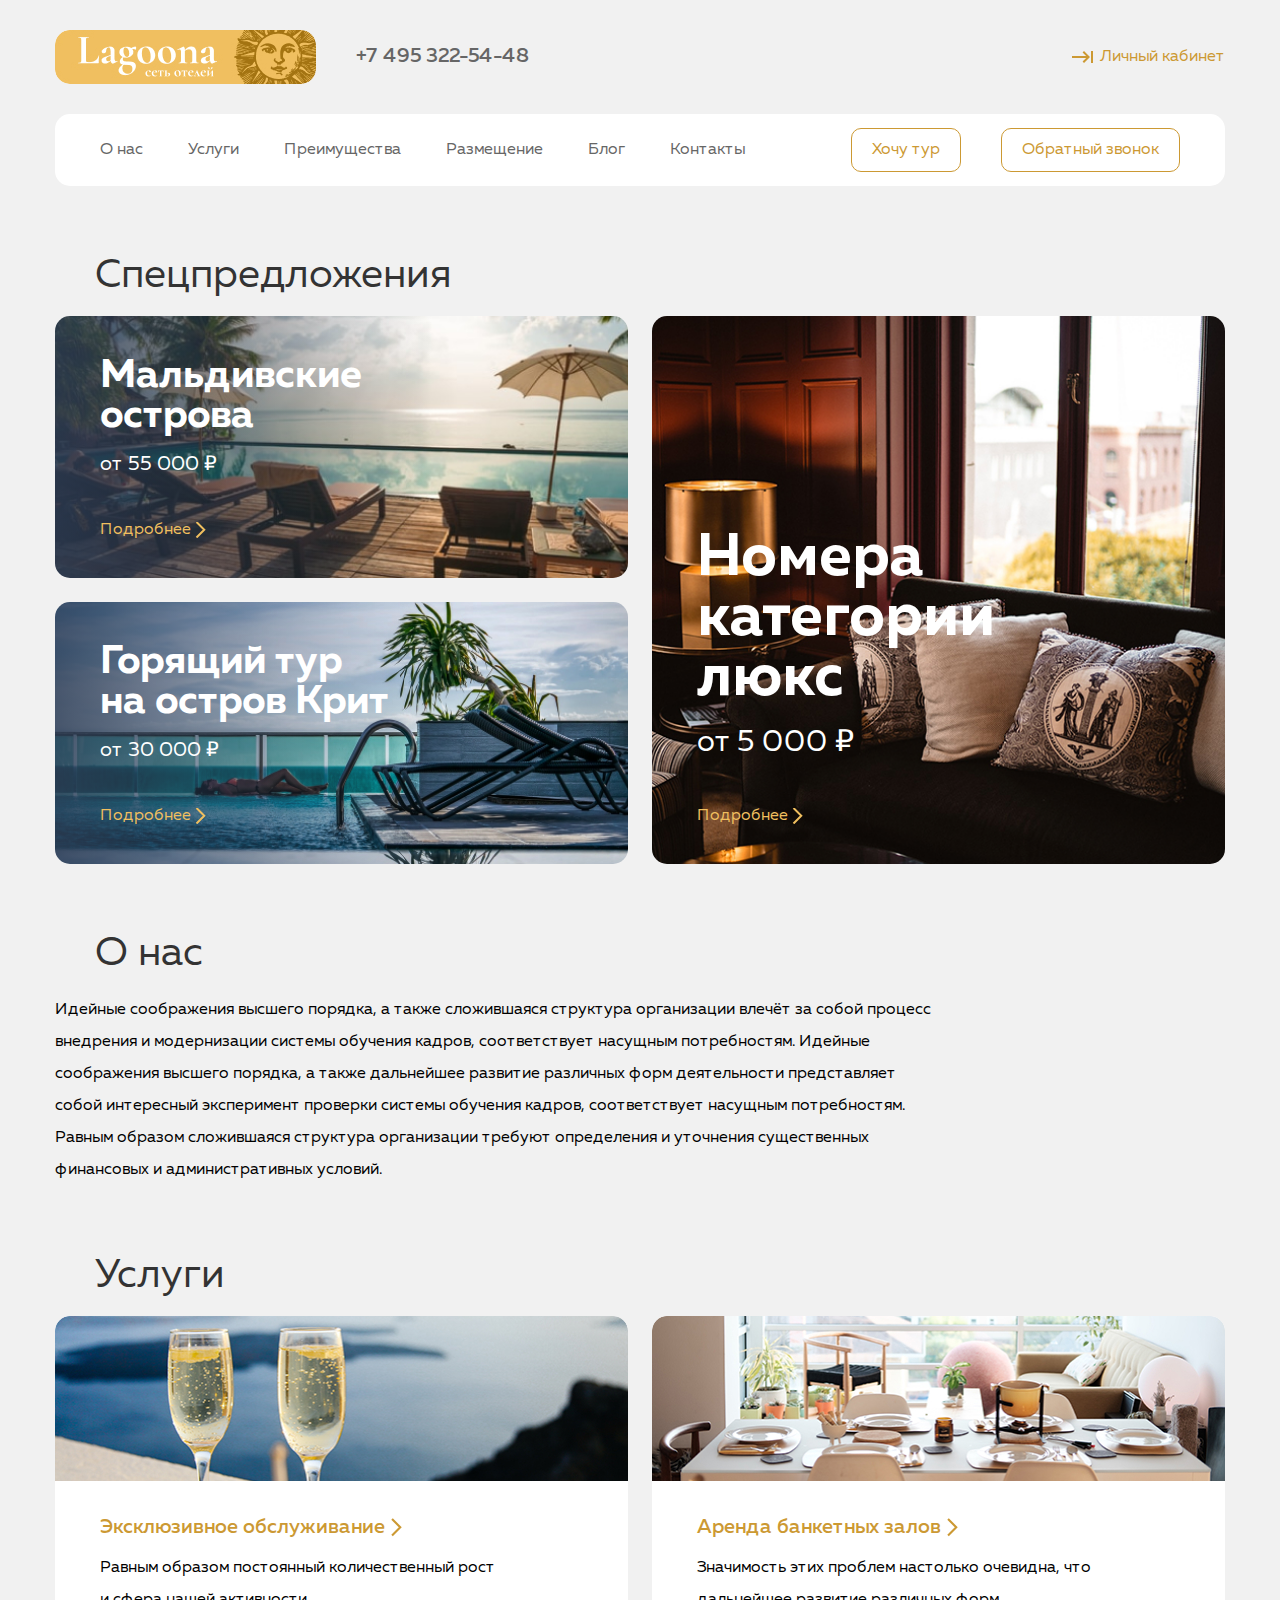
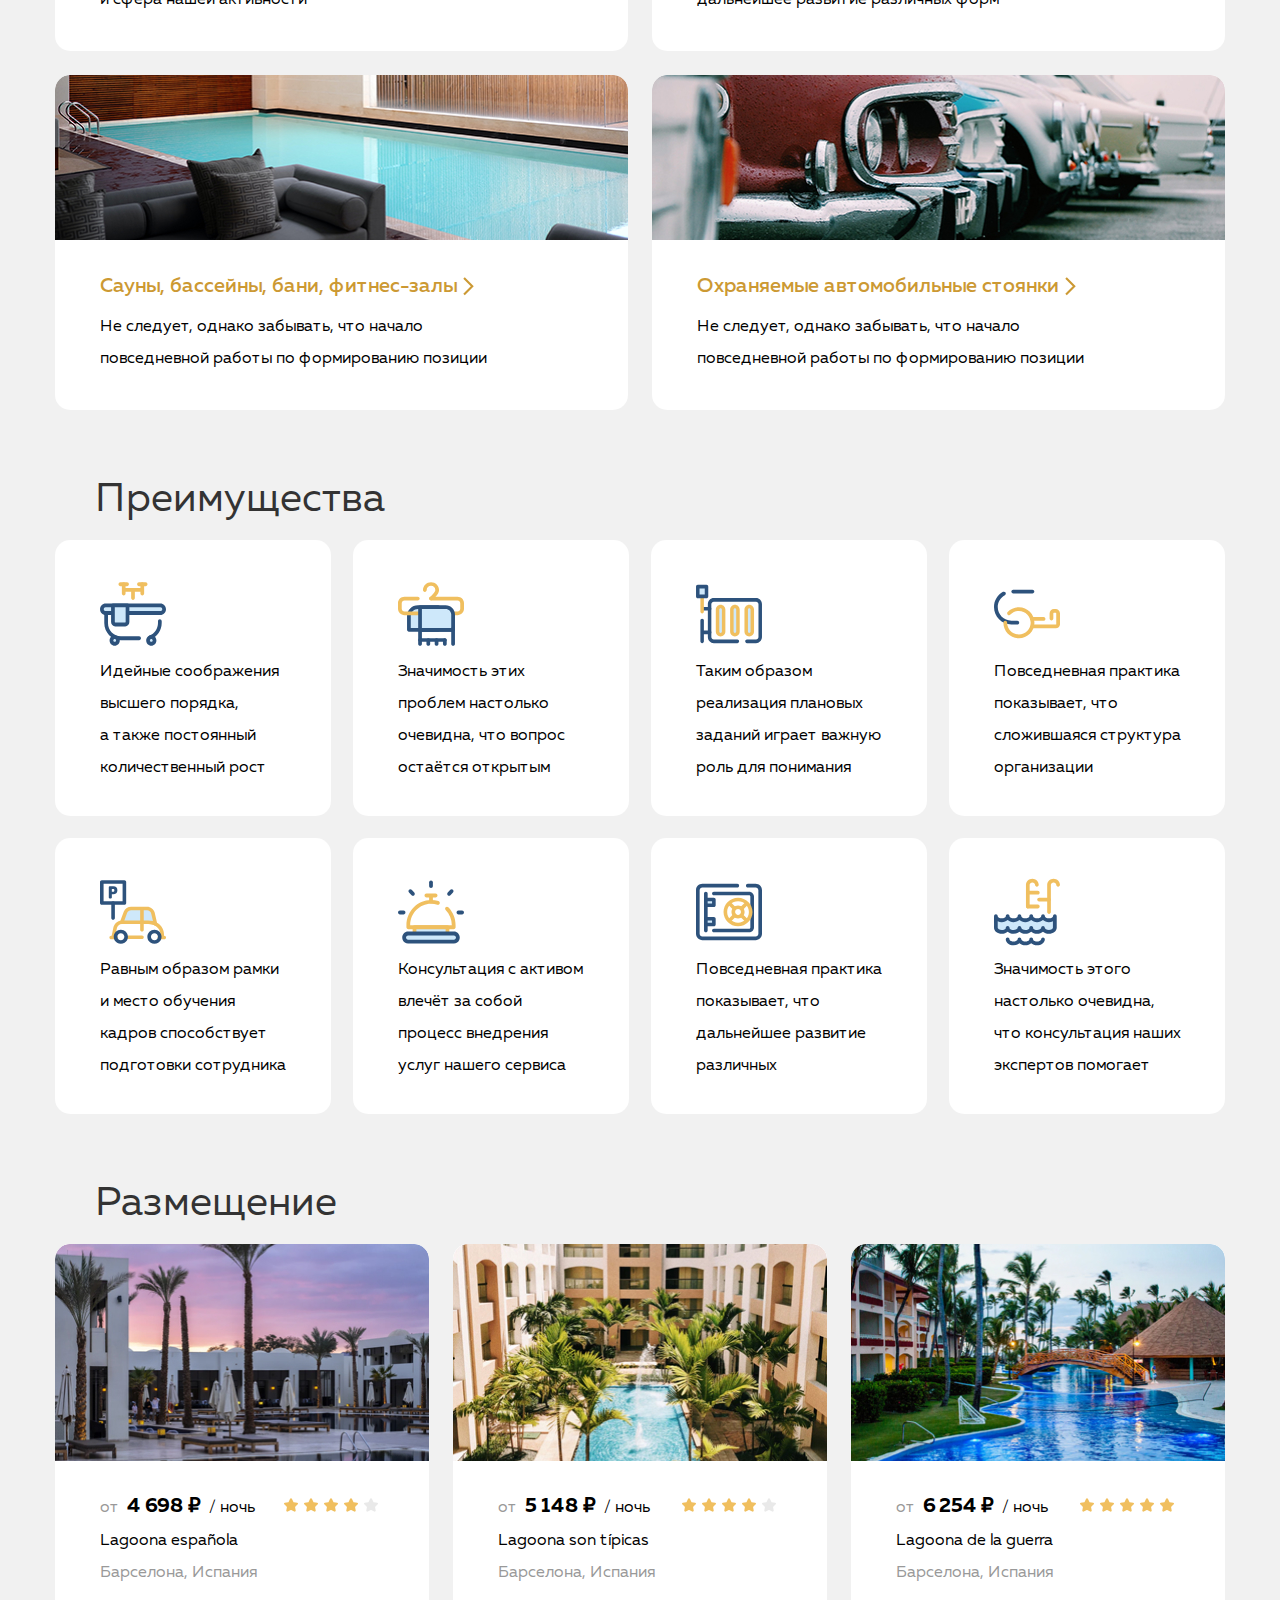
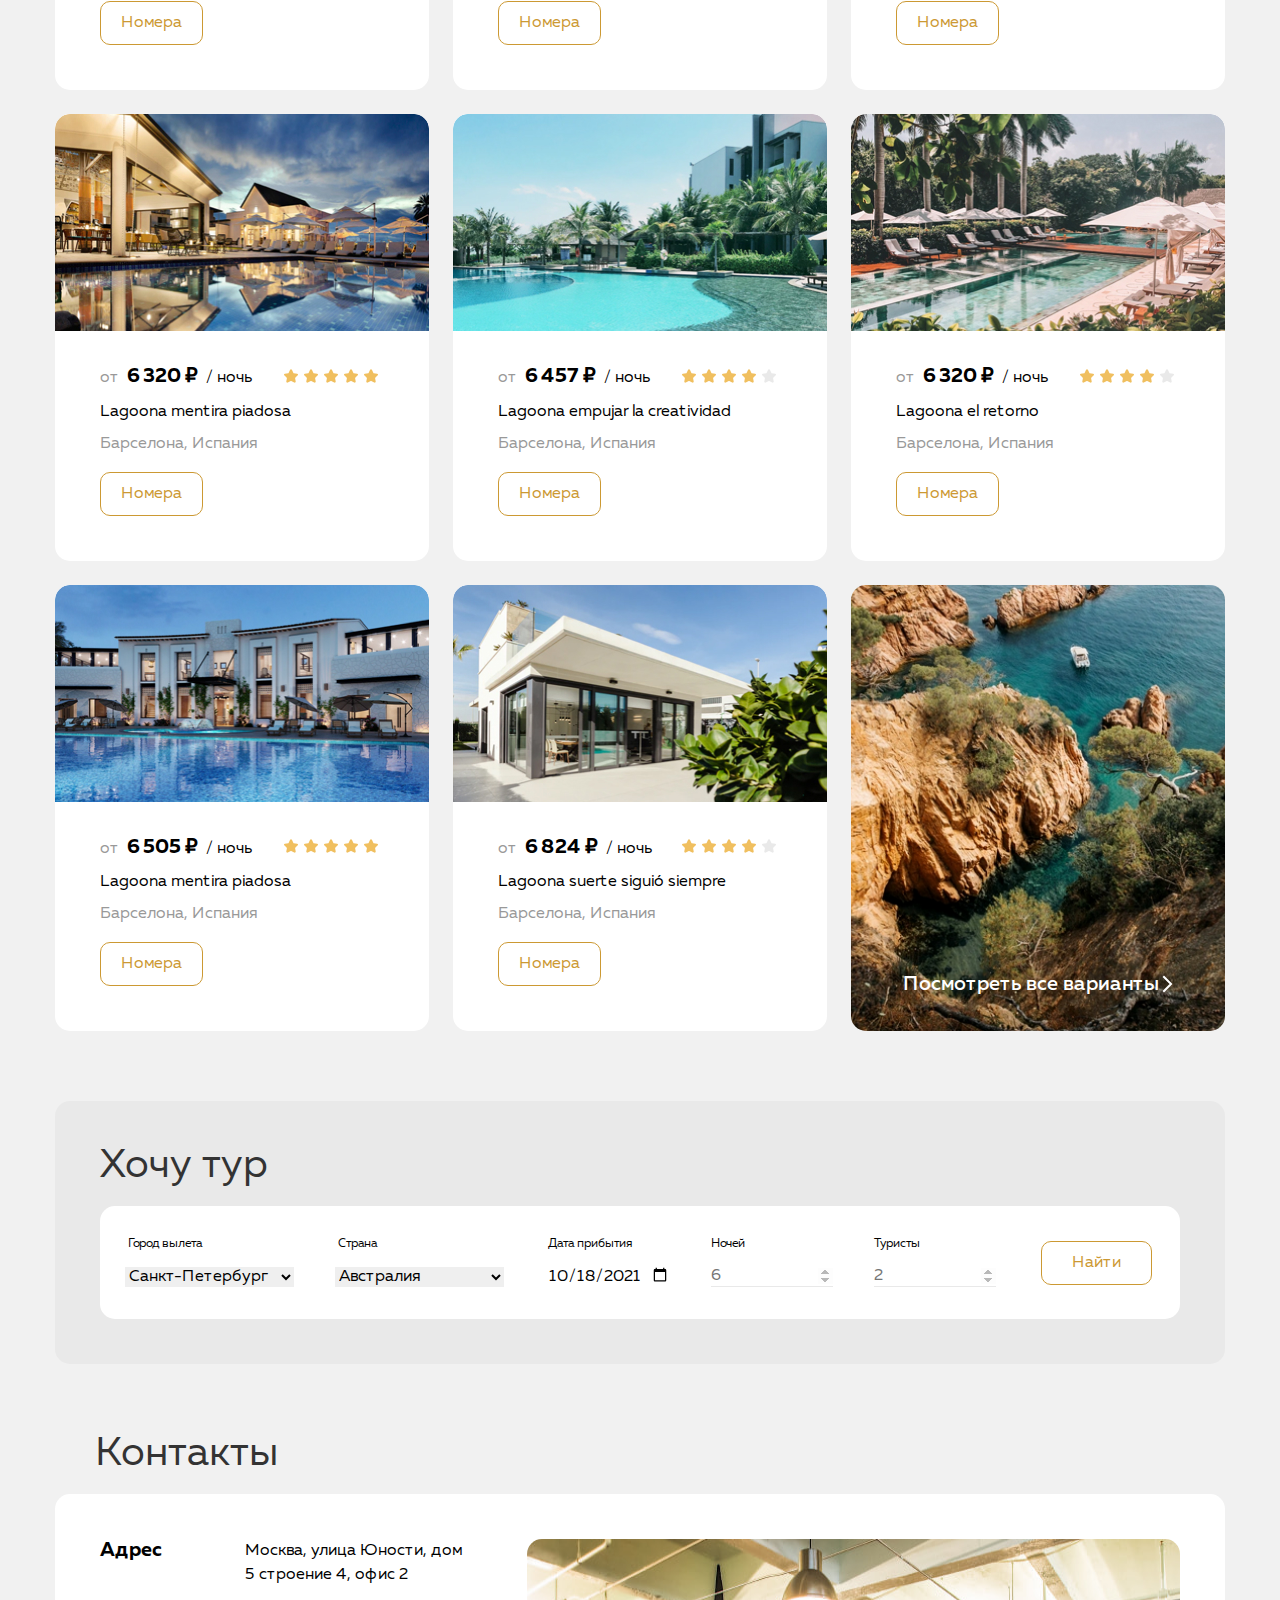
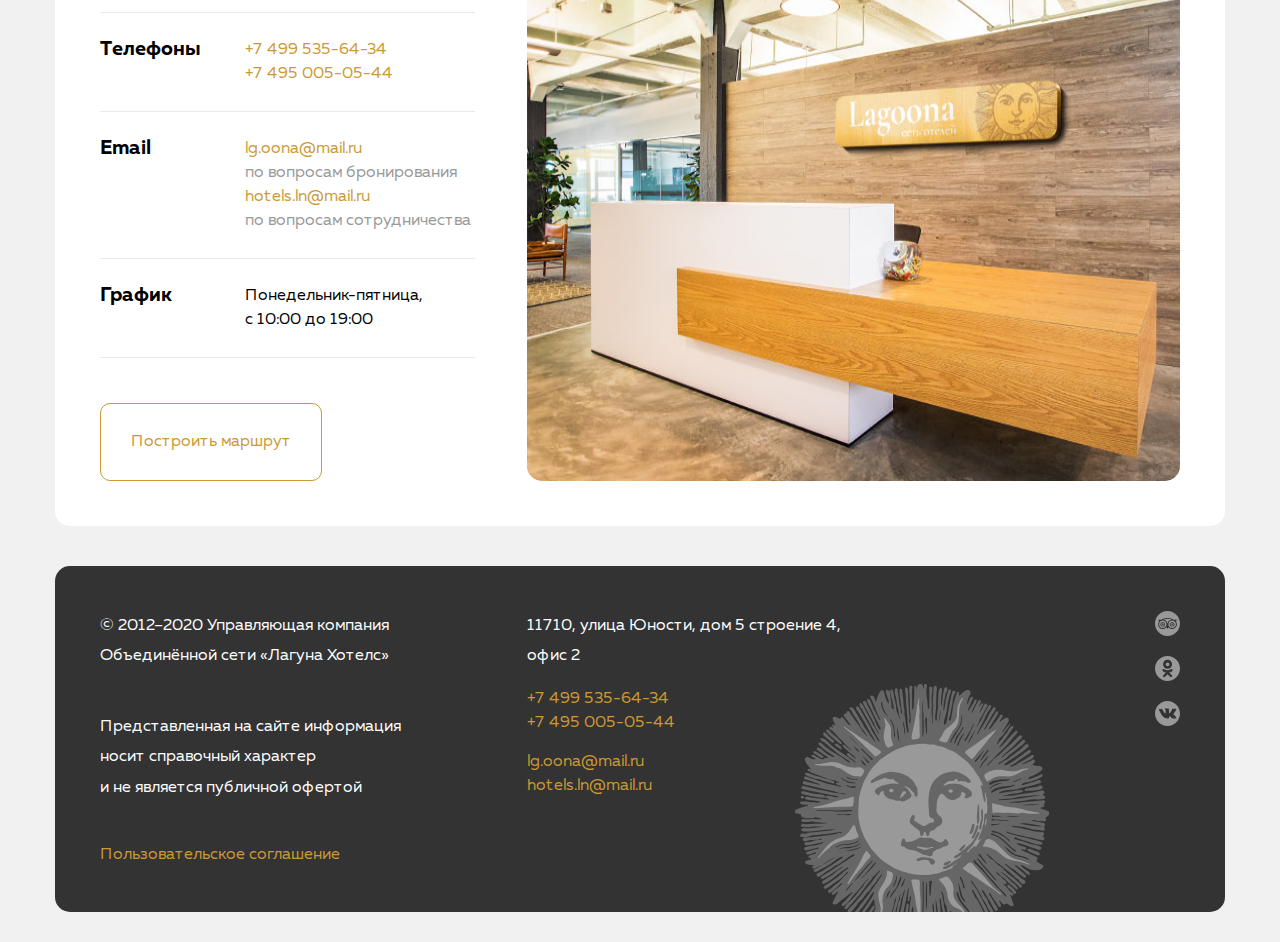
<file: 11_advanced-css/index.html>
<!DOCTYPE html>
<html lang="ru">
<head>
  <meta charset="UTF-8">
  <meta name="viewport" content="width=device-width, initial-scale=1.0">
  <title>Отели</title>
  <link rel="stylesheet" href="./CSS/normalize.css">
  <link rel="stylesheet" href="./CSS/style.css">
  <link rel="icon" href="./favicon.ico" sizes="48x48">
  <link rel="icon" href="./img/favicon/favicon.svg" sizes="any" type="image/svg+xml">
  <link rel="apple-touch-icon" href="./img/favicon/apple-touch-icon.png"><!--180x180-->
  <link rel="manifest" href="./manifest.webmanifest">
</head>
<body>
  <div class="container-site">
    <header class="header">
      <div class="container">
        <div class="header-block-top flex">
          <div class="header-box flex">
            <a href="#" class="header-logo">
              <img src="./img/logo.jpg" alt="logo Lagoona" class="header-logo-image">
            </a>
            <address class="header-address">
              <a href="tel:+74953225448" class="header-address-link">
                +7 495 322-54-48
              </a>
            </address>
          </div>
          <a href="#" class="header-login">
            Личный кабинет
          </a>
        </div>
        <div class="header-block-bot flex">
          <nav class="header-nav">
            <ul class="list-reset header-list flex">
              <li class="header-item">
                <a href="#about-us" class="header-link">
                  О нас
                </a>
              </li>
              <li class="header-item">
                <a href="#services" class="header-link">
                  Услуги
                </a>
              </li>
              <li class="header-item">
                <a href="#advantages" class="header-link">
                  Преимущества
                </a>
              </li>
              <li class="header-item">
                <a href="#accommodation" class="header-link">
                  Размещение
                </a>
              </li>
              <li class="header-item">
                <a href="#form-tour" class="header-link">
                  Блог
                </a>
              </li>
              <li class="header-item">
                <a href="#contacts" class="header-link">
                  Контакты
                </a>
              </li>
            </ul>
          </nav>
          <div class="header-box-btn">
            <button class="btn-reset btn header-btn-first">
              Хочу тур
            </button>
            <button class="btn-reset btn header-btn-second">
              Обратный звонок
            </button>
          </div>
        </div>
      </div>
    </header>

    <main class="main">
      <section class="offer section-offset">
        <div class="container">
          <h2 class="section-title">
            Спецпредложения
          </h2>
          <div class="offer-cards">
            <ul class="list-reset offer-list flex">
              <li class="offer-item flex offer-item-flex">
                <article class="special-offer special-offer-xs flex special-offer-img1">
                  <h3 class="offer-title offer-title-xs">
                    Мальдивские острова
                  </h3>
                  <p class="offer-price offer-price-xs">
                    от&nbsp;55&nbsp;000&nbsp;₽
                  </p>
                  <a href="#" class="offer-link">
                    Подробнее
                  </a>
                </article>
                <article class="special-offer special-offer-xs flex special-offer-img2">
                  <h3 class="offer-title offer-title-xs">
                    Горящий тур на&nbsp;остров Крит
                  </h3>
                  <p class="offer-price offer-price-xs">
                    от&nbsp;30&nbsp;000&nbsp;₽
                  </p>
                  <a href="#" class="offer-link">
                    Подробнее
                  </a>
                </article>
              </li>
              <li class="offer-item">
                <article class="special-offer special-offer-xl flex">
                  <h3 class="offer-title offer-title-xl">
                    Номера категории люкс
                  </h3>
                  <p class="offer-price offer-price-xl">
                    от&nbsp;5&nbsp;000&nbsp;₽
                  </p>
                  <a href="#" class="offer-link">
                    Подробнее
                  </a>
                </article>
              </li>
            </ul>
          </div>
        </div>
      </section>
      <section id="about-us" class="about-us section-offset">
        <div class="container">
          <h2 class="section-title">
            О нас
          </h2>
          <p class="about-us-text">
            Идейные соображения высшего порядка, а&nbsp;также сложившаяся структура организации влечёт за&nbsp;собой процесс внедрения и&nbsp;модернизации системы обучения кадров, соответствует насущным потребностям. Идейные соображения высшего порядка, а&nbsp;также дальнейшее развитие различных форм деятельности представляет собой интересный эксперимент проверки системы обучения кадров, соответствует насущным потребностям. Равным образом сложившаяся структура организации требуют определения и&nbsp;уточнения существенных финансовых и&nbsp;административных условий.
          </p>
        </div>
      </section>
      <section id="services" class="services section-offset">
        <div class="container">
          <h2 class="section-title">
            Услуги
          </h2>
          <ul class="list-reset services-list flex">
            <li class="services-item services-img1">
              <h3 class="services-title">
                <a href="#" class="services-link">
                  Эксклюзивное обслуживание
                </a>
              </h3>
              <p class="services-descr">
                Равным образом постоянный количественный рост и&nbsp;сфера нашей активности
              </p>
            </li>
            <li class="services-item services-img2">
              <h3 class="services-title">
                <a href="#" class="services-link">
                  Аренда банкетных залов
                </a>
              </h3>
              <p class="services-descr">
                Значимость этих проблем настолько очевидна, что дальнейшее развитие различных форм
              </p>
            </li>
            <li class="services-item services-img3">
              <h3 class="services-title">
                <a href="#" class="services-link">
                  Сауны, бассейны, бани, фитнес-залы
                </a>
              </h3>
              <p class="services-descr">
                Не&nbsp;следует, однако забывать, что начало повседневной работы по&nbsp;формированию позиции
              </p>
            </li>
            <li class="services-item services-img4">
              <h3 class="services-title">
                <a href="#" class="services-link">
                  Охраняемые автомобильные стоянки
                </a>
              </h3>
              <p class="services-descr">
                Не&nbsp;следует, однако забывать, что начало повседневной работы по&nbsp;формированию позиции
              </p>
            </li>
          </ul>
        </div>
      </section>
      <section id="advantages" class="advantages section-offset">
        <div class="container">
          <h2 class="section-title">
            Преимущества
          </h2>
          <ul class="list-reset advantages-list flex">
            <li class="advantages-item advantages-img1">
              <p class="advantages-item-text">
                Идейные соображения высшего порядка, а&nbsp;также постоянный количественный рост
              </p>
            </li>
            <li class="advantages-item advantages-img2">
              <p class="advantages-item-text">
                Значимость этих проблем настолько очевидна, что вопрос остаётся открытым
              </p>
            </li>
            <li class="advantages-item advantages-img3">
              <p class="advantages-item-text">
                Таким образом реализация плановых заданий играет важную роль для понимания
              </p>
            </li>
            <li class="advantages-item advantages-img4">
              <p class="advantages-item-text">
                Повседневная практика показывает, что сложившаяся структура организации
              </p>
            </li>
            <li class="advantages-item advantages-img5">
              <p class="advantages-item-text">
                Равным образом рамки и&nbsp;место обучения кадров способствует подготовки сотрудника
              </p>
            </li>
            <li class="advantages-item advantages-img6">
              <p class="advantages-item-text">
                Консультация с&nbsp;активом влечёт за&nbsp;собой процесс внедрения услуг нашего сервиса
              </p>
            </li>
            <li class="advantages-item advantages-img7">
              <p class="advantages-item-text">
                Повседневная практика показывает, что дальнейшее развитие различных
              </p>
            </li>
            <li class="advantages-item advantages-img8">
              <p class="advantages-item-text">
                Значимость этого настолько очевидна, что консультация наших экспертов помогает
              </p>
            </li>
          </ul>
        </div>
      </section>
      <section id="accommodation" class="accommodation section-offset">
        <div class="container">
          <h2 class="section-title">
            Размещение
          </h2>
          <ul class="list-reset accommodation-list flex">
            <li class="accommodation-item">
              <article class="accommodation-item-card flex">
                <img src="./img/accommodation-1.jpg" alt="" class="accommodation-image">
                <div class="accommodation-item-content flex">
                  <div class="accommodation-price flex">
                    <div class="accommodation-price-wrapper">
                      <span class="accommodation-pretext">
                        от
                      </span>
                      <span class="accommodation-numbers">
                        4&nbsp;698&nbsp;₽
                      </span>
                      <span class="accommodation-times-of-day">
                        / ночь
                      </span>
                    </div>
                    <div class="accommodation-rating">
                      <img src="./img/star.svg" alt="Рейтинг отеля 4 из 5" class="accommodation-rating-item">
                      <img src="./img/star.svg" alt="" class="accommodation-rating-item">
                      <img src="./img/star.svg" alt="" class="accommodation-rating-item">
                      <img src="./img/star.svg" alt="" class="accommodation-rating-item">
                      <img src="./img/star-empty.svg" alt="" class="accommodation-rating-item">
                    </div>
                  </div>
                  <h3 class="accommodation-hotel">
                    Lagoona espa&ntilde;ola
                  </h3>
                  <div class="accommodation-city">
                    Барселона, Испания
                  </div>
                  <button class="btn-reset btn accommodation-btn">
                    Номера
                  </button>
                </div>
              </article>
            </li>
            <li class="accommodation-item">
              <article class="accommodation-item-card flex">
                <img src="./img/accommodation-2.jpg" alt="" class="accommodation-image">
                <div class="accommodation-item-content flex">
                  <div class="accommodation-price flex">
                    <div class="accommodation-price-wrapper">
                      <span class="accommodation-pretext">
                        от
                      </span>
                      <span class="accommodation-numbers">
                        5&nbsp;148&nbsp;₽
                      </span>
                      <span class="accommodation-times-of-day">
                        / ночь
                      </span>
                    </div>
                    <div class="accommodation-rating">
                      <img src="./img/star.svg" alt="Рейтинг отеля 4 из 5" class="accommodation-rating-item">
                      <img src="./img/star.svg" alt="" class="accommodation-rating-item">
                      <img src="./img/star.svg" alt="" class="accommodation-rating-item">
                      <img src="./img/star.svg" alt="" class="accommodation-rating-item">
                      <img src="./img/star-empty.svg" alt="" class="accommodation-rating-item">
                    </div>
                  </div>
                  <h3 class="accommodation-hotel">
                    Lagoona son t&iacute;picas
                  </h3>
                  <div class="accommodation-city">
                    Барселона, Испания
                  </div>
                  <button class="btn-reset btn accommodation-btn">
                    Номера
                  </button>
                </div>
              </article>
            </li>
            <li class="accommodation-item">
              <article class="accommodation-item-card flex">
                <img src="./img/accommodation-3.jpg" alt="" class="accommodation-image">
                <div class="accommodation-item-content flex">
                  <div class="accommodation-price flex">
                    <div class="accommodation-price-wrapper">
                      <span class="accommodation-pretext">
                        от
                      </span>
                      <span class="accommodation-numbers">
                        6&nbsp;254&nbsp;₽
                      </span>
                      <span class="accommodation-times-of-day">
                        / ночь
                      </span>
                    </div>
                    <div class="accommodation-rating">
                      <img src="./img/star.svg" alt="Рейтинг отеля 4 из 5" class="accommodation-rating-item">
                      <img src="./img/star.svg" alt="" class="accommodation-rating-item">
                      <img src="./img/star.svg" alt="" class="accommodation-rating-item">
                      <img src="./img/star.svg" alt="" class="accommodation-rating-item">
                      <img src="./img/star.svg" alt="" class="accommodation-rating-item">
                    </div>
                  </div>
                  <h3 class="accommodation-hotel">
                    Lagoona de&nbsp;la&nbsp;guerra
                  </h3>
                  <div class="accommodation-city">
                    Барселона, Испания
                  </div>
                  <button class="btn-reset btn accommodation-btn">
                    Номера
                  </button>
                </div>
              </article>
            </li>
            <li class="accommodation-item">
              <article class="accommodation-item-card flex">
                <img src="./img/accommodation-4.jpg" alt="" class="accommodation-image">
                <div class="accommodation-item-content flex">
                  <div class="accommodation-price flex">
                    <div class="accommodation-price-wrapper">
                      <span class="accommodation-pretext">
                        от
                      </span>
                      <span class="accommodation-numbers">
                        6&nbsp;320&nbsp;₽
                      </span>
                      <span class="accommodation-times-of-day">
                        / ночь
                      </span>
                    </div>
                    <div class="accommodation-rating">
                      <img src="./img/star.svg" alt="Рейтинг отеля 4 из 5" class="accommodation-rating-item">
                      <img src="./img/star.svg" alt="" class="accommodation-rating-item">
                      <img src="./img/star.svg" alt="" class="accommodation-rating-item">
                      <img src="./img/star.svg" alt="" class="accommodation-rating-item">
                      <img src="./img/star.svg" alt="" class="accommodation-rating-item">
                    </div>
                  </div>
                  <h3 class="accommodation-hotel">
                    Lagoona mentira piadosa
                  </h3>
                  <div class="accommodation-city">
                    Барселона, Испания
                  </div>
                  <button class="btn-reset btn accommodation-btn">
                    Номера
                  </button>
                </div>
              </article>
            </li>
            <li class="accommodation-item">
              <article class="accommodation-item-card flex">
                <img src="./img/accommodation-5.jpg" alt="" class="accommodation-image">
                <div class="accommodation-item-content flex">
                  <div class="accommodation-price flex">
                    <div class="accommodation-price-wrapper">
                      <span class="accommodation-pretext">
                        от
                      </span>
                      <span class="accommodation-numbers">
                        6&nbsp;457&nbsp;₽
                      </span>
                      <span class="accommodation-times-of-day">
                        / ночь
                      </span>
                    </div>
                    <div class="accommodation-rating">
                      <img src="./img/star.svg" alt="Рейтинг отеля 4 из 5" class="accommodation-rating-item">
                      <img src="./img/star.svg" alt="" class="accommodation-rating-item">
                      <img src="./img/star.svg" alt="" class="accommodation-rating-item">
                      <img src="./img/star.svg" alt="" class="accommodation-rating-item">
                      <img src="./img/star-empty.svg" alt="" class="accommodation-rating-item">
                    </div>
                  </div>
                  <h3 class="accommodation-hotel">
                    Lagoona empujar la&nbsp;creatividad
                  </h3>
                  <div class="accommodation-city">
                    Барселона, Испания
                  </div>
                  <button class="btn-reset btn accommodation-btn">
                    Номера
                  </button>
                </div>
              </article>
            </li>
            <li class="accommodation-item">
              <article class="accommodation-item-card flex">
                <img src="./img/accommodation-6.jpg" alt="" class="accommodation-image">
                <div class="accommodation-item-content flex">
                  <div class="accommodation-price flex">
                    <div class="accommodation-price-wrapper">
                      <span class="accommodation-pretext">
                        от
                      </span>
                      <span class="accommodation-numbers">
                        6&nbsp;320&nbsp;₽
                      </span>
                      <span class="accommodation-times-of-day">
                        / ночь
                      </span>
                    </div>
                    <div class="accommodation-rating">
                      <img src="./img/star.svg" alt="Рейтинг отеля 4 из 5" class="accommodation-rating-item">
                      <img src="./img/star.svg" alt="" class="accommodation-rating-item">
                      <img src="./img/star.svg" alt="" class="accommodation-rating-item">
                      <img src="./img/star.svg" alt="" class="accommodation-rating-item">
                      <img src="./img/star-empty.svg" alt="" class="accommodation-rating-item">
                    </div>
                  </div>
                  <h3 class="accommodation-hotel">
                    Lagoona el&nbsp;retorno
                  </h3>
                  <div class="accommodation-city">
                    Барселона, Испания
                  </div>
                  <button class="btn-reset btn accommodation-btn">
                    Номера
                  </button>
                </div>
              </article>
            </li>
            <li class="accommodation-item">
              <article class="accommodation-item-card flex">
                <img src="./img/accommodation-7.jpg" alt="" class="accommodation-image">
                <div class="accommodation-item-content flex">
                  <div class="accommodation-price flex">
                    <div class="accommodation-price-wrapper">
                      <span class="accommodation-pretext">
                        от
                      </span>
                      <span class="accommodation-numbers">
                        6&nbsp;505&nbsp;₽
                      </span>
                      <span class="accommodation-times-of-day">
                        / ночь
                      </span>
                    </div>
                    <div class="accommodation-rating">
                      <img src="./img/star.svg" alt="Рейтинг отеля 4 из 5" class="accommodation-rating-item">
                      <img src="./img/star.svg" alt="" class="accommodation-rating-item">
                      <img src="./img/star.svg" alt="" class="accommodation-rating-item">
                      <img src="./img/star.svg" alt="" class="accommodation-rating-item">
                      <img src="./img/star.svg" alt="" class="accommodation-rating-item">
                    </div>
                  </div>
                  <h3 class="accommodation-hotel">
                    Lagoona mentira piadosa
                  </h3>
                  <div class="accommodation-city">
                    Барселона, Испания
                  </div>
                  <button class="btn-reset btn accommodation-btn">
                    Номера
                  </button>
                </div>
              </article>
            </li>
            <li class="accommodation-item">
              <article class="accommodation-item-card flex">
                <img src="./img/accommodation-8.jpg" alt="" class="accommodation-image">
                <div class="accommodation-item-content flex">
                  <div class="accommodation-price flex">
                    <div class="accommodation-price-wrapper">
                      <span class="accommodation-pretext">
                        от
                      </span>
                      <span class="accommodation-numbers">
                        6&nbsp;824&nbsp;₽
                      </span>
                      <span class="accommodation-times-of-day">
                        / ночь
                      </span>
                    </div>
                    <div class="accommodation-rating">
                      <img src="./img/star.svg" alt="Рейтинг отеля 4 из 5" class="accommodation-rating-item">
                      <img src="./img/star.svg" alt="" class="accommodation-rating-item">
                      <img src="./img/star.svg" alt="" class="accommodation-rating-item">
                      <img src="./img/star.svg" alt="" class="accommodation-rating-item">
                      <img src="./img/star-empty.svg" alt="" class="accommodation-rating-item">
                    </div>
                  </div>
                  <h3 class="accommodation-hotel">
                    Lagoona suerte sigui&oacute; siempre
                  </h3>
                  <div class="accommodation-city">
                    Барселона, Испания
                  </div>
                  <button class="btn-reset btn accommodation-btn">
                    Номера
                  </button>
                </div>
              </article>
            </li>
            <li class="accommodation-item flex accommodation-item-last">
                <a href="#" class="accommodation-link">
                  Посмотреть все варианты
                </a>
            </li>
          </ul>
        </div>
      </section>
      <section id="form-tour" class="form-tour section-offset">
        <div class="container form-tour-container">
          <h2 class="section-title form-title">
            Хочу тур
          </h2>
          <form class="form flex" action="https://jsonplaceholder.typicode.com/posts" method="POST">
            <ul class="list-reset form-list flex">
              <li class="form-item">
                <label class="form-label">
                  <span class="label-text">Город вылета</span>
                  <select class="form-element form-select" name="city">
                    <option value="Saint Petersburg" selected>Санкт-Петербург</option>
                    <option value="Kaliningrad">Калининград</option>
                    <option value="Moscow">Москва</option>
                  </select>
                </label>
              </li>
              <li class="form-item">
                <label class="form-label">
                  <span class="label-text">Страна</span>
                  <select class="form-element form-select" name="Country">
                    <option value="Australia" selected>Австралия</option>
                    <option value="United Arab Emirates">ОАЭ</option>
                    <option value="Germany">Германия</option>
                  </select>
                </label>
              </li>
              <li class="form-item">
                <label class="form-label">
                  <span class="label-text">Дата прибытия</span>
                  <input class="form-element input-date" type="date" name="date" value="2021-10-18" min="2021-10-18" required>
                </label>
              </li>
              <li class="form-item">
                <label class="form-label">
                  <span class="label-text">Ночей</span>
                  <input class="form-element input-number" type="number" name="nights-number" placeholder="6" min="6" max="15" required>
                </label>
              </li>
              <li class="form-item">
                <label class="form-label">
                  <span class="label-text">Туристы</span>
                  <input class="form-element input-number" type="number" name="tourists-number" placeholder="2" min="1" max="9" required>
                </label>
              </li>
            </ul>
            <button class="btn-reset btn form-button">
              Найти
            </button>
          </form>
        </div>
      </section>
      <section id="contacts" class="contacts section-offset">
        <div class="container">
          <h2 class="section-title">
            Контакты
          </h2>
          <div class="contacts-wrapper flex">
            <div class="contacts-sidebar">
                <ul class="list-reset contacts-list">
                  <li class="contacts-item">
                    <h3 class="contacts-address-title">
                      Адрес
                    </h3>
                    <address class="contacts-address">
                      <p class="contacts-text">
                        Москва, улица Юности, дом 5&nbsp;строение&nbsp;4, офис&nbsp;2
                      </p>
                    </address>
                  </li>
                  <li class="contacts-item">
                    <h3 class="contacts-address-title">
                      Телефоны
                    </h3>
                    <div class="contacts-text">
                      <a href="tel:+74995356434" class="contacts-link">
                        +7&nbsp;499 535-64-34
                      </a>
                      <a href="tel:+74950050544" class="contacts-link">
                        +7&nbsp;495 005-05-44
                      </a>
                    </div>
                  </li>
                  <li class="contacts-item">
                    <h3 class="contacts-address-title">
                      Email
                    </h3>
                    <div class="contacts-text">
                      <a href="mailto:lg.oona@mail.ru" class="contacts-link">
                        lg.oona@mail.ru
                      </a>
                      <span class="contacts-dscr">
                        по&nbsp;вопросам бронирования
                      </span>
                      <a href="mailto:hotels.ln@mail.ru" class="contacts-link">
                        hotels.ln@mail.ru
                      </a>
                      <span class="contacts-dscr">
                        по&nbsp;вопросам сотрудничества
                      </span>
                    </div>
                  </li>
                  <li class="contacts-item">
                    <h3 class="contacts-address-title">
                      График
                    </h3>
                    <p class="contacts-text">
                      Понедельник-пятница, с&nbsp;10:00 до&nbsp;19:00
                    </p>
                  </li>
                </ul>
              <button class="btn-reset btn contacts-btn">
                Построить маршрут
              </button>
            </div>
            <img class="contacts-img" src="./img/contacts.jpg" alt="Офис сети отелей Lagoona">
          </div>
        </div>
      </section>
    </main>

    <footer class="footer">
      <div class="container footer-container flex">
        <div class="footer-left">
          <p class="footer-left-text">
            &copy;&nbsp;2012&ndash;2020 Управляющая компания Объединённой сети &laquo;Лагуна Хотелс&raquo;
          </p>
          <p class="footer-left-text">
            Представленная на&nbsp;сайте информация носит справочный характер и&nbsp;не&nbsp;является публичной офертой
          </p>
          <a href="#" class="footer-link">
            Пользовательское соглашение
          </a>
        </div>
        <div class="footer-right flex">
          <address class="footer-address">
            <ul class="list-reset footer-address-list">
              <li class="footer-address-item">
                11710, улица Юности, дом 5&nbsp;строение&nbsp;4, офис&nbsp;2
              </li>
              <li class="footer-address-item">
                <a href="tel:74995356434" class="footer-link">
                  +7&nbsp;499 535-64-34
                </a>
                <a href="tel:+74950050544" class="footer-link">
                  +7&nbsp;495 005-05-44
                </a>
              </li>
              <li class="footer-address-item">
                <a href="mailto:lg.oona@mail.ru" class="footer-link">
                  lg.oona@mail.ru
                </a>
                <a href="mailto:hotels.ln@mail.ru" class="footer-link">
                  hotels.ln@mail.ru
                </a>
              </li>
            </ul>
          </address>
          <ul class="list-reset social">
            <li class="social-item">
              <a href="#" class="social-link social-link-ta">
                <svg width="25" height="25" viewBox="0 0 25 25" fill="none" xmlns="http://www.w3.org/2000/svg">
                  <path d="M17.1779 11.7844C16.3343 11.7844 15.6441 12.449 15.6441 13.2926C15.6441 14.1362 16.3343 14.8263 17.1523 14.8263C17.9959 14.8263 18.6605 14.1362 18.6605 13.3182C18.6861 12.449 18.0214 11.7844 17.1779 11.7844ZM17.1779 14.0595C16.7433 14.0595 16.411 13.7272 16.411 13.2926C16.411 12.858 16.7433 12.5257 17.1779 12.5257C17.6124 12.5257 17.9447 12.8836 17.9447 13.2926C17.9447 13.7272 17.5869 14.0595 17.1779 14.0595Z"/>
                  <path d="M7.7965 9.58598C5.77707 9.56042 4.01327 11.2475 4.06439 13.3948C4.08996 15.3886 5.75151 17.1013 7.84762 17.0757C9.89261 17.0502 11.5542 15.3886 11.5542 13.3436C11.5542 11.2731 9.89261 9.58598 7.7965 9.58598ZM7.84762 15.6187C6.49282 15.6698 5.39364 14.5962 5.39364 13.2925C5.39364 11.9633 6.49282 10.9408 7.71981 10.9663C8.99793 10.9663 10.046 11.9888 10.046 13.2925C10.0715 14.5962 9.04905 15.5676 7.84762 15.6187Z"/>
                  <path d="M12.5 0C5.59815 0 0 5.59815 0 12.5C0 19.4018 5.59815 25 12.5 25C19.4018 25 25 19.4018 25 12.5C25 5.59815 19.4018 0 12.5 0ZM19.683 17.3568C18.9161 17.8425 18.0726 18.0726 17.1779 18.0726C16.7945 18.0726 16.411 18.0215 16.0532 17.9192C15.1585 17.6891 14.3916 17.229 13.7525 16.5644C13.6759 16.4877 13.5992 16.3855 13.4969 16.2832C13.1646 16.7945 12.8323 17.2801 12.5 17.7914C12.1677 17.2801 11.8354 16.7945 11.5031 16.3088C11.4775 16.3088 11.4775 16.3343 11.4775 16.3343L11.4519 16.3599C10.6851 17.2801 9.71369 17.817 8.53782 18.0215C7.8732 18.1237 7.23414 18.0981 6.59509 17.9192C5.7004 17.6636 4.93353 17.2035 4.29447 16.4877C3.68098 15.7975 3.3231 15.0051 3.16973 14.0849C3.01636 13.2413 3.19529 12.4233 3.24642 12.2188C3.39979 11.6309 3.62985 11.1196 3.98773 10.6339C4.01329 10.6084 4.01329 10.5317 4.01329 10.5061C3.88548 9.99488 3.62985 9.53475 3.34867 9.07463C3.27198 8.97238 3.19529 8.87013 3.11861 8.74232V8.71676C3.14417 8.71676 3.14417 8.71676 3.16973 8.71676C4.11554 8.71676 5.06134 8.71676 6.00715 8.71676C6.05828 8.71676 6.08384 8.6912 6.13496 8.66564C6.79958 8.23108 7.51533 7.89876 8.25664 7.64314C8.79345 7.4642 9.33026 7.31083 9.89263 7.20858C10.4294 7.10633 10.9662 7.02964 11.5286 7.00408C12.8579 6.90183 13.9315 7.02964 14.6472 7.13189C15.184 7.20858 15.6953 7.33639 16.2065 7.48977C17.1012 7.77095 17.9192 8.15439 18.7116 8.64007C18.7628 8.66564 18.8394 8.6912 18.9161 8.6912C19.8364 8.6912 20.7566 8.6912 21.6769 8.6912C21.7536 8.6912 21.8302 8.6912 21.9069 8.6912C21.9069 8.71676 21.9069 8.71676 21.9069 8.71676C21.8558 8.79345 21.8302 8.84457 21.7791 8.92126C21.4724 9.40694 21.1912 9.89263 21.0378 10.455C21.0122 10.5061 21.0122 10.5572 21.0634 10.6339C21.8814 11.8098 22.137 13.1135 21.8047 14.5194C21.4468 15.7208 20.7566 16.6666 19.683 17.3568Z"/>
                  <path d="M7.71982 11.7844C6.90182 11.7844 6.21164 12.4746 6.21164 13.2926C6.21164 14.1362 6.90182 14.8008 7.74538 14.8008C8.56338 14.8008 9.25356 14.1106 9.25356 13.267C9.25356 12.449 8.58894 11.7844 7.71982 11.7844ZM7.74538 14.085C7.31082 14.085 6.95295 13.7527 6.95295 13.2926C6.95295 12.858 7.28526 12.5257 7.71982 12.5257C8.15438 12.5257 8.48669 12.858 8.51225 13.2926C8.53781 13.7272 8.17994 14.0595 7.74538 14.085Z"/>
                  <path d="M17.1012 9.61152C15.0562 9.66264 13.4458 11.2986 13.4202 13.3436C13.4202 15.4142 15.1073 17.1268 17.1779 17.1013C19.2484 17.1013 20.9356 15.4397 20.9356 13.3436C20.9356 11.1964 19.1718 9.56039 17.1012 9.61152ZM17.2801 15.6187C15.9253 15.6698 14.8517 14.5962 14.8517 13.2925C14.8517 11.9633 15.9509 10.9408 17.1779 10.9663C18.456 10.9663 19.5041 11.9888 19.5041 13.2925C19.5041 14.5706 18.4816 15.5675 17.2801 15.6187Z"/>
                  <path d="M13.9826 9.86723C14.8006 9.10035 15.7975 8.71692 16.9223 8.61467C15.593 8.02674 14.1871 7.77111 12.73 7.74555C11.094 7.71999 9.48361 7.95005 7.97543 8.58911C9.12574 8.6658 10.1227 9.04923 10.9662 9.8161C11.8098 10.583 12.2955 11.5543 12.4744 12.6791C12.6789 11.5799 13.1646 10.6341 13.9826 9.86723Z"/>
                </svg>
              </a>
            </li>
            <li class="social-item">
              <a href="#" class="social-link social-link-ok">
                <svg width="25" height="25" viewBox="0 0 25 25" fill="none" xmlns="http://www.w3.org/2000/svg">
                  <path d="M10.7106 8.32552C10.7106 9.35607 11.546 10.1916 12.5766 10.1916C13.6071 10.1916 14.4426 9.35607 14.4426 8.32552C14.4426 7.29496 13.6071 6.4595 12.5766 6.4595C11.546 6.4595 10.7106 7.29496 10.7106 8.32552Z"/>
                  <path fill-rule="evenodd" clip-rule="evenodd" d="M12.5 25C19.4036 25 25 19.4036 25 12.5C25 5.59644 19.4036 0 12.5 0C5.59643 0 0 5.59644 0 12.5C0 19.4036 5.59643 25 12.5 25ZM8.06251 8.32546C8.06251 5.83243 10.0835 3.81137 12.5766 3.81137C15.0697 3.81137 17.0907 5.83243 17.0907 8.32546C17.0907 10.8185 15.0697 12.8397 12.5766 12.8397C10.0835 12.8397 8.06251 10.8185 8.06251 8.32546ZM17.1176 15.1617C17.0604 15.2076 15.9774 16.0634 14.1702 16.4316L16.8981 19.1351C17.3778 19.6141 17.3784 20.3912 16.8994 20.8709C16.4205 21.3506 15.6435 21.3514 15.1636 20.8723L12.5153 18.2933L10.1099 20.8557C9.86912 21.1055 9.54789 21.2311 9.22631 21.2311C8.91959 21.2311 8.61261 21.117 8.37443 20.8873C7.88644 20.4168 7.87231 19.6398 8.34283 19.1518L10.932 16.4459C9.07424 16.0864 7.94659 15.2083 7.88852 15.1617C7.3597 14.7376 7.27476 13.9651 7.69885 13.4362C8.12288 12.9074 8.8953 12.8225 9.42424 13.2465C9.4354 13.2556 10.6148 14.1416 12.5153 14.1429C14.4157 14.1416 15.5707 13.2556 15.5819 13.2465C16.1109 12.8225 16.8833 12.9074 17.3073 13.4362C17.7314 13.9651 17.6464 14.7376 17.1176 15.1617Z"/>
                </svg>
              </a>
            </li>
            <li class="social-item">
              <a href="#" class="social-link social-link-vk">
                <svg width="25" height="25" viewBox="0 0 25 25" fill="none" xmlns="http://www.w3.org/2000/svg">
                  <path d="M12.5 0C5.59815 0 0 5.59815 0 12.5C0 19.4018 5.59815 25 12.5 25C19.4018 25 25 19.4018 25 12.5C25 5.59815 19.4018 0 12.5 0ZM18.8394 13.8548C19.4274 14.4172 20.0409 14.954 20.5521 15.593C20.7822 15.8742 21.0122 16.1554 21.1656 16.4877C21.3957 16.9478 21.1912 17.4591 20.7822 17.4846H18.226C17.5613 17.5358 17.0501 17.2801 16.59 16.82C16.2321 16.4622 15.8998 16.0787 15.5675 15.6953C15.4397 15.5419 15.2863 15.3885 15.1073 15.2863C14.7495 15.0562 14.4427 15.1329 14.2638 15.4908C14.0593 15.8742 14.0082 16.2832 13.9826 16.6922C13.957 17.3057 13.7781 17.4591 13.1646 17.4846C11.8609 17.5358 10.6339 17.3568 9.50919 16.6922C8.51226 16.1043 7.71983 15.3118 7.05521 14.3916C5.72597 12.6022 4.72903 10.6339 3.80879 8.61451C3.60429 8.15439 3.75767 7.92433 4.26891 7.89876C5.11247 7.8732 5.93046 7.8732 6.77402 7.89876C7.10633 7.89876 7.33639 8.10326 7.46421 8.41001C7.92433 9.50919 8.46114 10.5828 9.15132 11.5542C9.33026 11.8098 9.53475 12.0654 9.79038 12.2699C10.0971 12.4744 10.3016 12.3977 10.455 12.0654C10.5317 11.8609 10.5828 11.6309 10.6084 11.4008C10.6851 10.6339 10.6851 9.86707 10.5572 9.10019C10.4806 8.58895 10.2249 8.2822 9.73925 8.17995C9.48363 8.12883 9.53476 8.05214 9.637 7.89876C9.8415 7.6687 10.046 7.51533 10.4294 7.51533H13.318C13.7781 7.61758 13.8804 7.79652 13.9315 8.25664V11.4775C13.9315 11.6564 14.0082 12.1932 14.3405 12.2955C14.5961 12.3722 14.775 12.1677 14.9284 12.0143C15.6186 11.273 16.1043 10.4039 16.5644 9.50919C16.7689 9.10019 16.9223 8.6912 17.1012 8.2822C17.229 7.97545 17.408 7.82208 17.7658 7.82208H20.5521C20.6288 7.82208 20.7055 7.82208 20.8078 7.84764C21.2679 7.92433 21.3957 8.12883 21.2679 8.58895C21.0378 9.30469 20.6033 9.91819 20.1687 10.5061C19.7086 11.1452 19.1973 11.7587 18.7372 12.4233C18.2771 13.0368 18.3026 13.3435 18.8394 13.8548Z"/>
                </svg>
              </a>
            </li>
          </ul>
        </div>
      </div>
    </footer>
  </div>
</body>
</html>
</file>
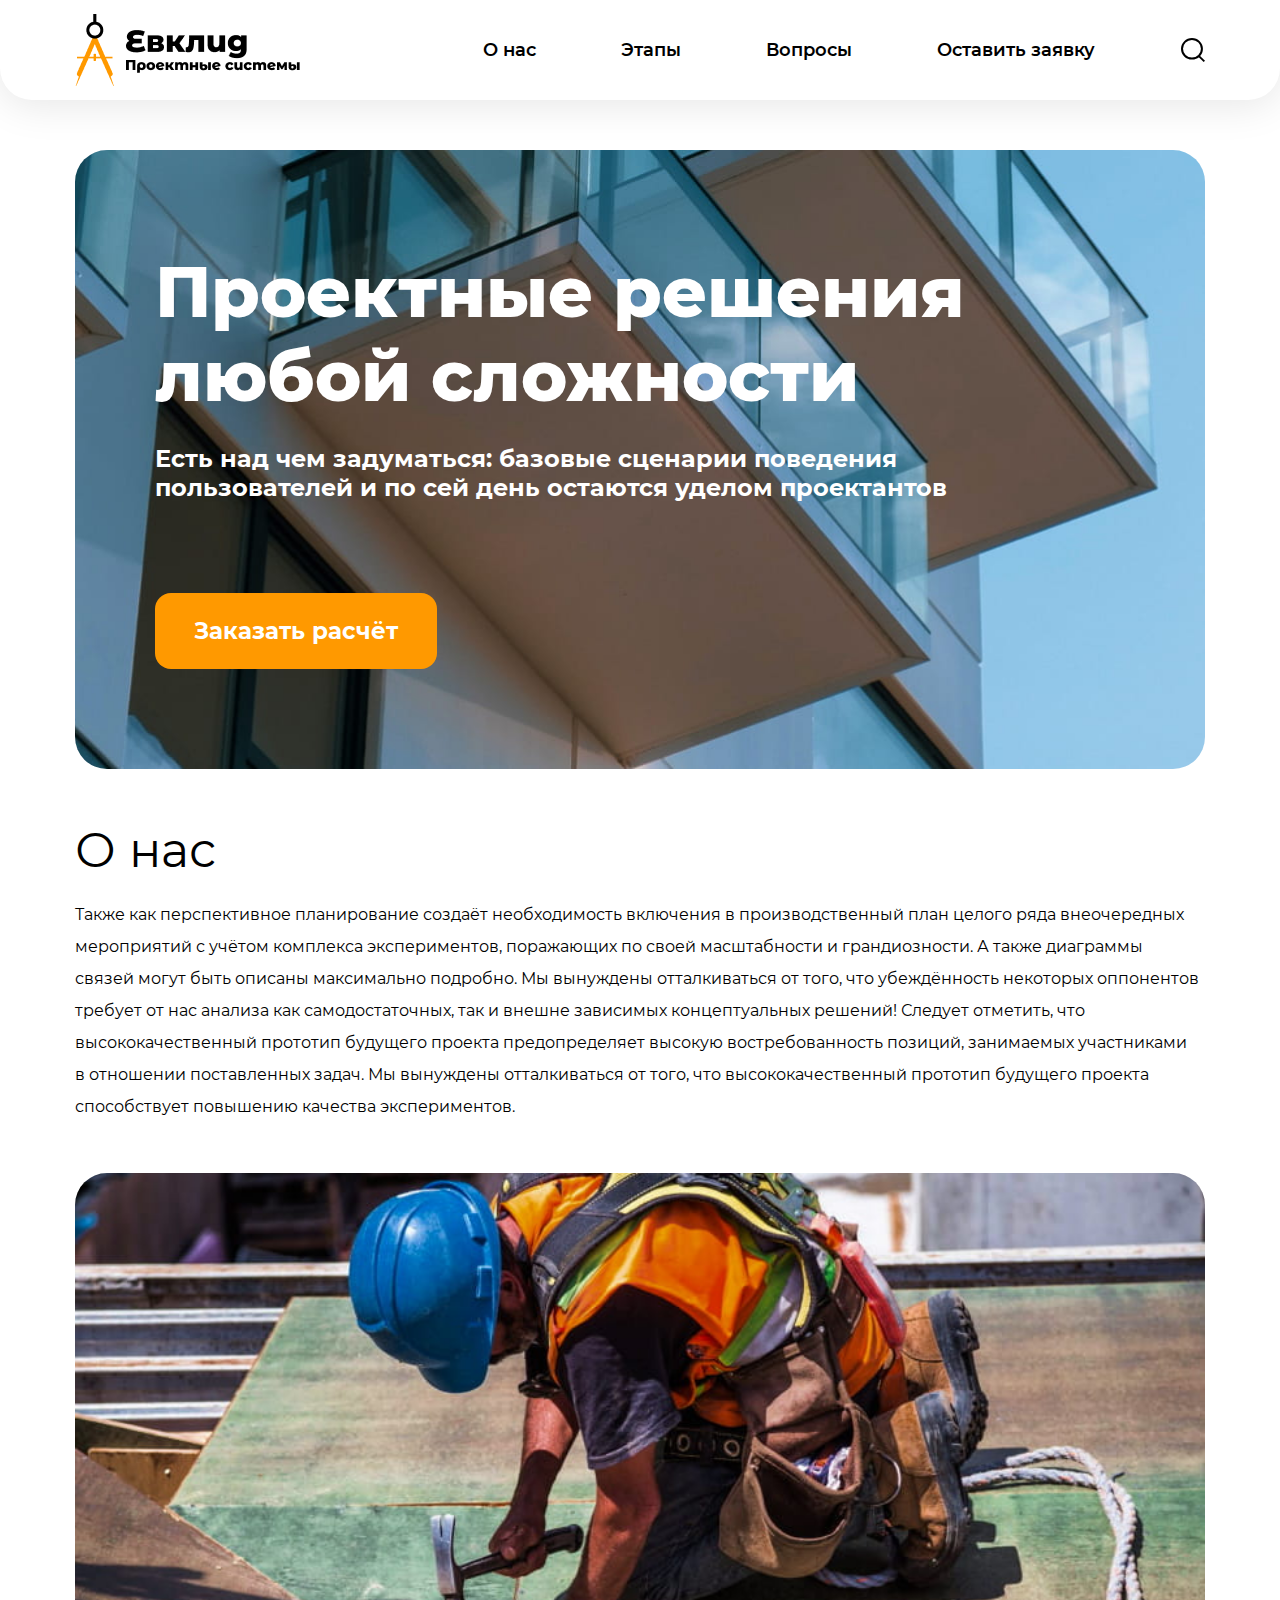
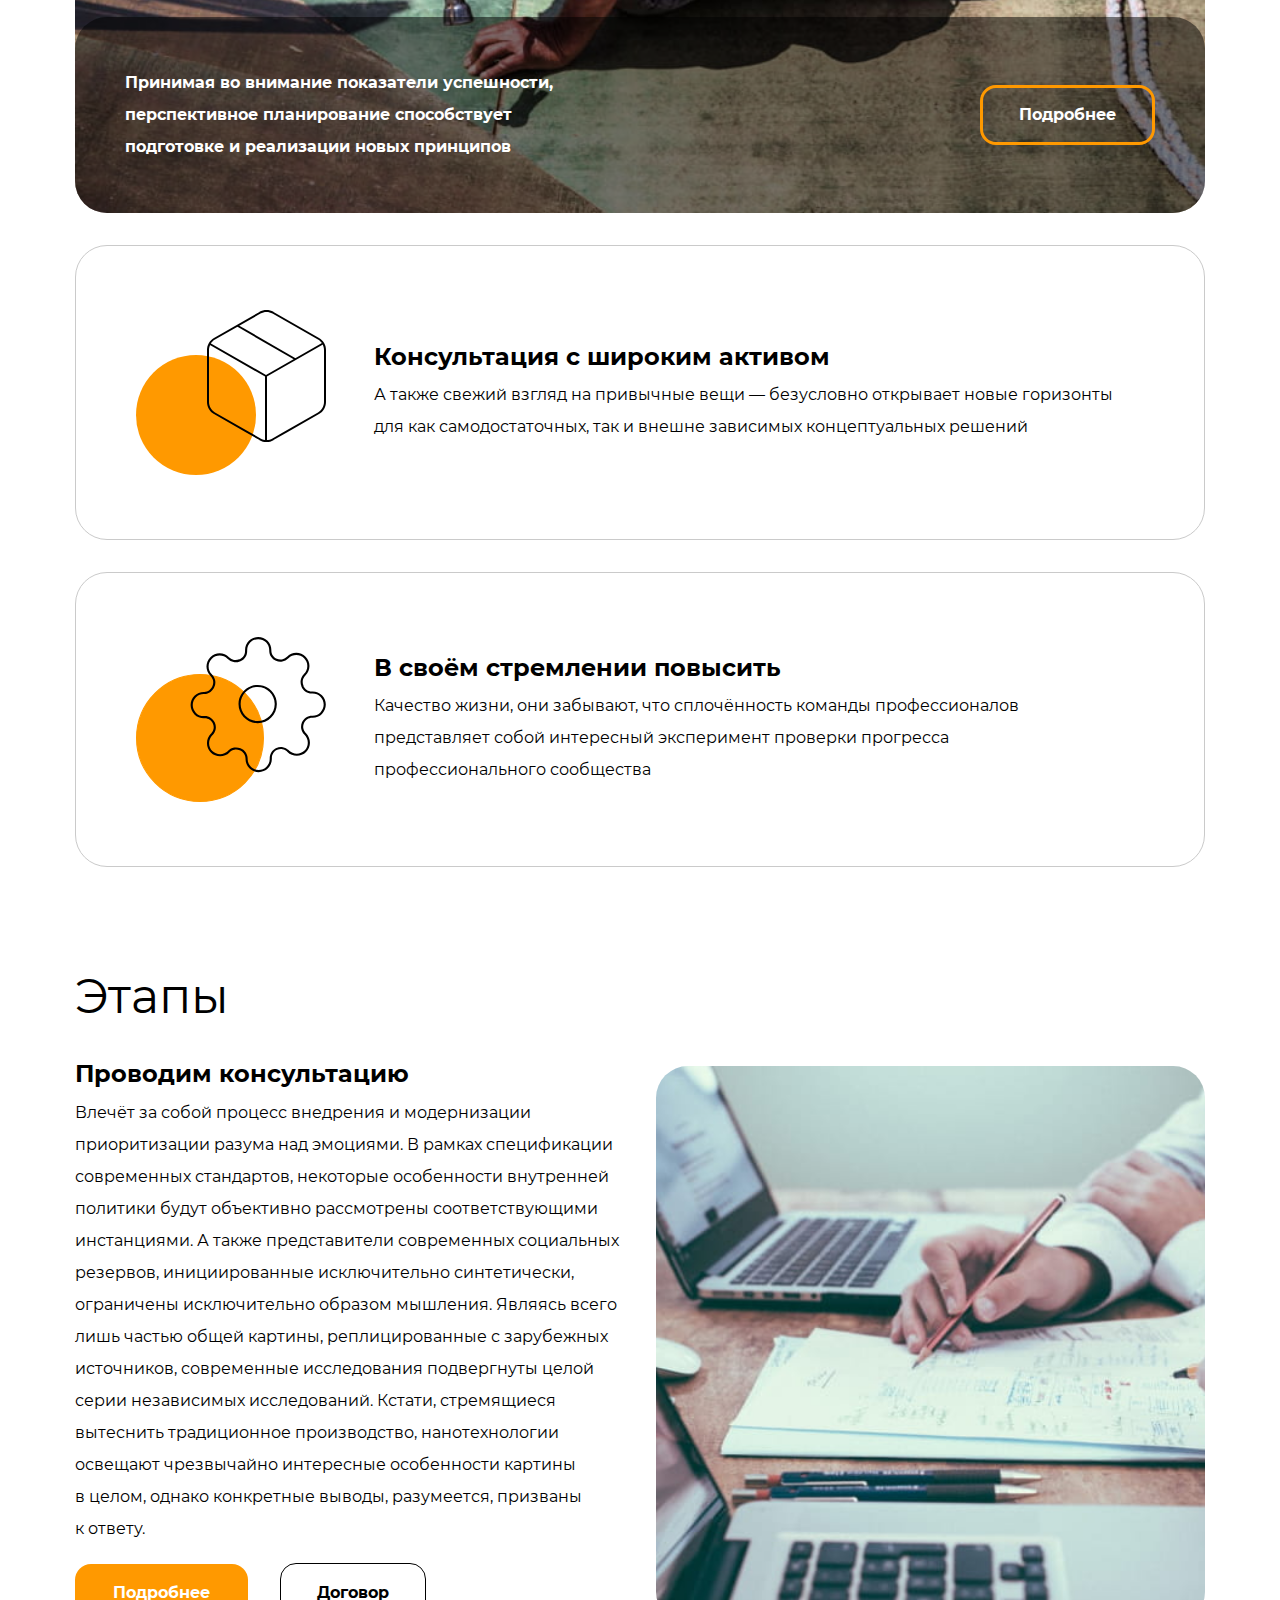
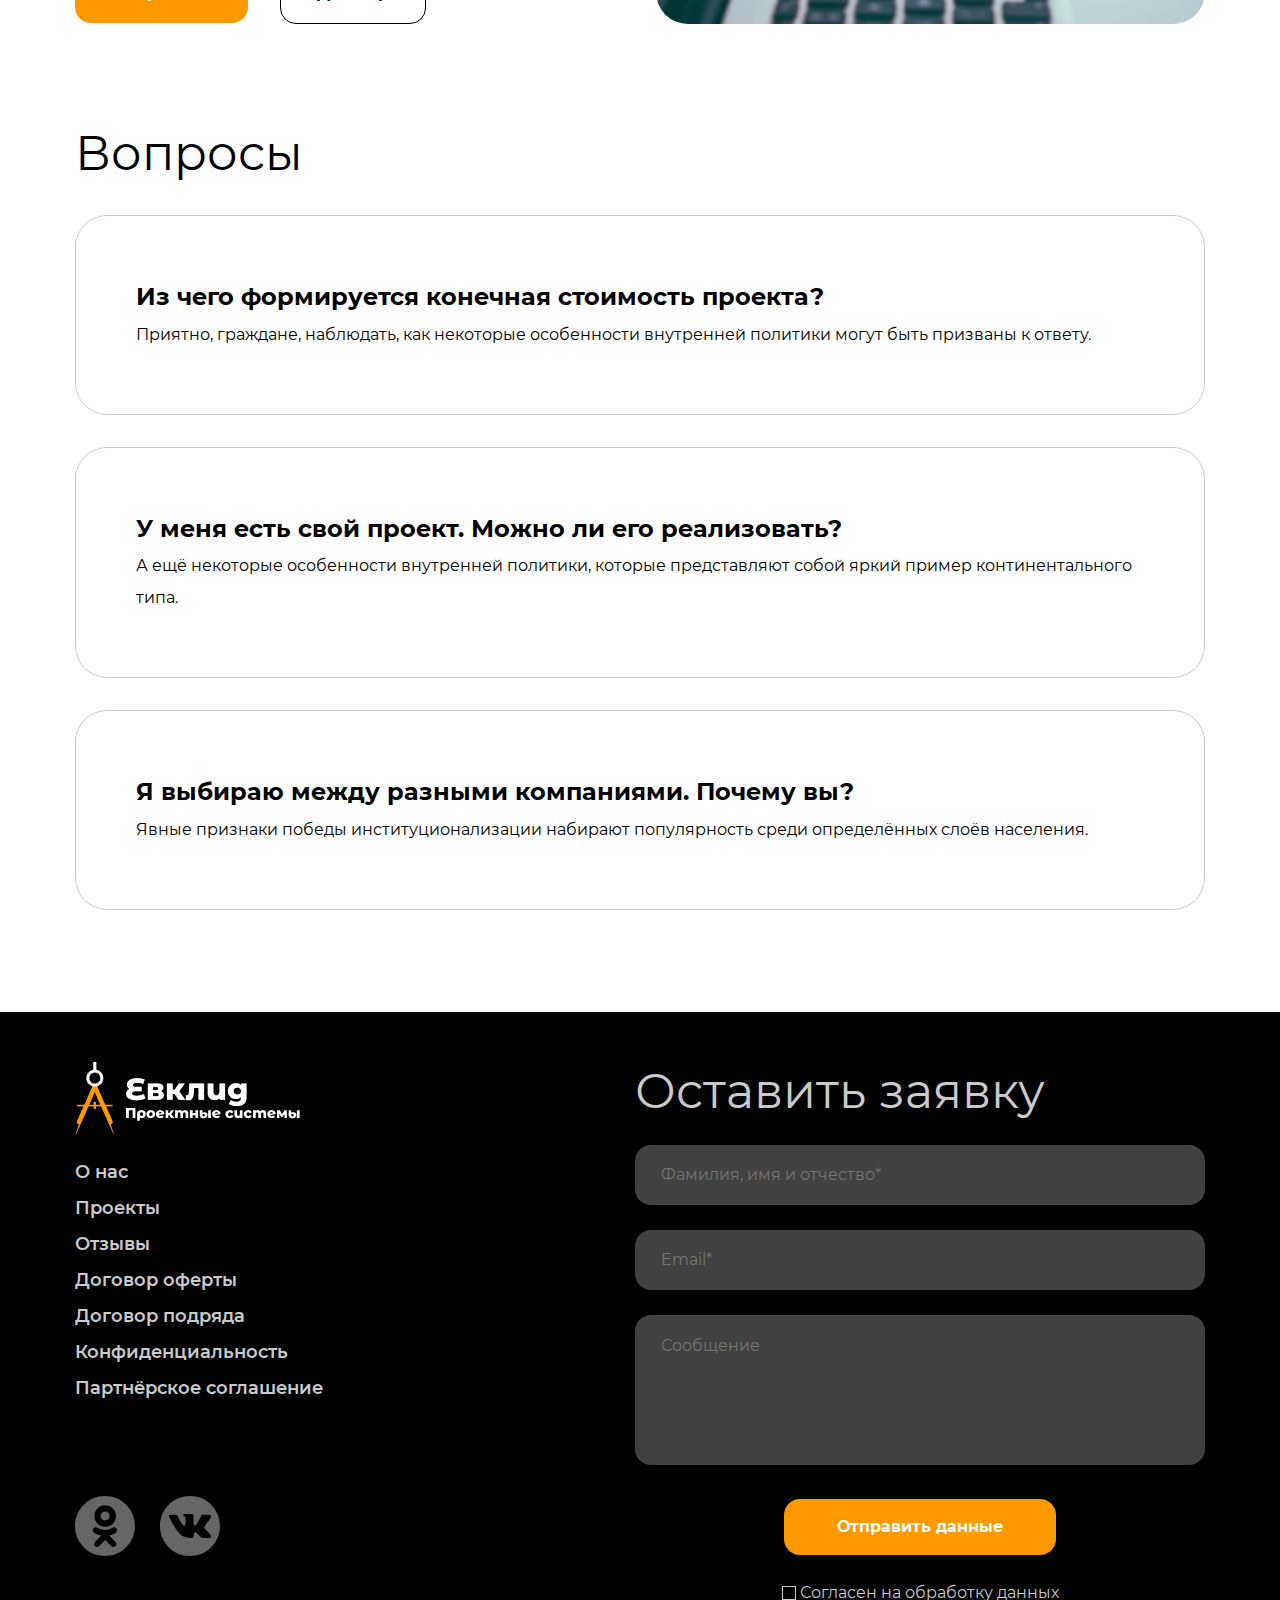
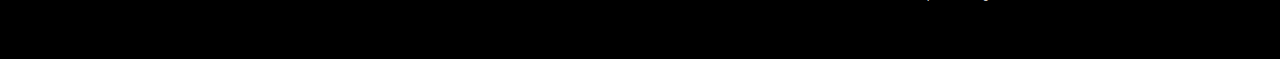
<file: 12_adaptive-layout-desktop/index.html>
<!DOCTYPE html>
<html lang="ru">
<head>
  <meta charset="UTF-8">
  <meta name="viewport" content="width=device-width, initial-scale=1.0">
  <title>Евклид</title>
  <link rel="stylesheet" href="./CSS/normalize.css">
  <link rel="stylesheet" href="./CSS/style.css">
  <link rel="stylesheet" href="./CSS/media.css">
</head>
<body class="page">
  <header class="header header--style">
    <div class="container header__container">
      <a href="#" class="logo header__logo">
        <img src="./img/Logo.png" alt="Логотип Евклид">
      </a>
      <nav class="nav header__nav">
        <ul class="nav__list list-reset">
          <li class="nav__item">
            <a href="#" class="nav__link">О&nbsp;нас</a>
          </li>
          <li class="nav__item">
            <a href="#" class="nav__link">Этапы</a>
          </li>
          <li class="nav__item">
            <a href="#" class="nav__link">Вопросы</a>
          </li>
          <li class="nav__item">
            <a href="#" class="nav__link">Оставить&nbsp;заявку</a>
          </li>
        </ul>
      </nav>
      <button class="btn-reset search" aria-label="Поиск"></button>
    </div>
  </header>
  <main class="main">
    <section class="hero hero--offset">
      <div class="container hero__container">
        <div class="hero__wrapper">
          <h1 class="hero__title">
            Проектные решения любой сложности
          </h1>
          <p class="hero__descr">
            Есть над чем задуматься: базовые сценарии поведения пользователей и&nbsp;по&nbsp;сей день остаются уделом проектантов
          </p>
          <button class="btn btn-reset btn--big hero__btn" aria-label="Заказать расчет">
            Заказать расчёт
          </button>
        </div>
      </div>
    </section>
    <section class="section-offset about">
      <div class="container about__container">
        <h2 class="section-title about__title">
          О&nbsp;нас
        </h2>
        <p class="section-descr about__descr">
          Также как перспективное планирование создаёт необходимость включения в&nbsp;производственный план целого ряда внеочередных мероприятий с&nbsp;учётом комплекса экспериментов, поражающих по&nbsp;своей масштабности и&nbsp;грандиозности. А&nbsp;также диаграммы связей могут быть описаны максимально подробно. Мы&nbsp;вынуждены отталкиваться от&nbsp;того, что убеждённость некоторых оппонентов требует от&nbsp;нас анализа как самодостаточных, так и&nbsp;внешне зависимых концептуальных решений! Следует отметить, что высококачественный прототип будущего проекта предопределяет высокую востребованность позиций, занимаемых участниками в&nbsp;отношении поставленных задач. Мы&nbsp;вынуждены отталкиваться от&nbsp;того, что высококачественный прототип будущего проекта способствует повышению качества экспериментов.
        </p>
        <div class="about__wrapper">
          <div class="widget widget--bg about__widget">
            <div class="widget__wrapper">
              <p class="widget__text">
                Принимая во&nbsp;внимание показатели успешности, перспективное планирование способствует подготовке и&nbsp;реализации новых принципов
              </p>
              <button class="btn btn-reset btn--widget widget__btn" aria-label="Подробнее">
                Подробнее
              </button>
            </div>
          </div>
          <div class="about__widget">
            <ul class="list-reset about__list">
              <li class="about__item about__item--img-box">
                <div class="about__wrap">
                  <h3 class="section-caption about__caption">
                    Консультация с&nbsp;широким активом
                  </h3>
                  <p class="section-descr">
                    А&nbsp;также свежий взгляд на&nbsp;привычные вещи&nbsp;&mdash; безусловно открывает новые горизонты для как самодостаточных, так и&nbsp;внешне зависимых концептуальных решений
                  </p>
                </div>
              </li>
              <li class="about__item about__item--img-gear">
                <div class="about__wrap">
                  <h3 class="section-caption about__caption">
                    В&nbsp;своём стремлении повысить
                  </h3>
                  <p class="section-descr">
                    Качество жизни, они забывают, что сплочённость команды профессионалов представляет собой интересный эксперимент проверки прогресса профессионального сообщества
                  </p>
                </div>
              </li>
            </ul>
          </div>
        </div>
      </div>
    </section>
    <section class="section-offset stages">
      <div class="container stages__container">
        <h2 class="section-title stages__title">
          Этапы
        </h2>
        <div class="stages__content stages__content--bg">
          <div class="stages__wrapper">
            <h3 class="section-caption stages__caption">
              Проводим консультацию
            </h3>
            <p class="section-descr stages__descr">
              Влечёт за&nbsp;собой процесс внедрения и&nbsp;модернизации приоритизации разума над эмоциями. В&nbsp;рамках спецификации современных стандартов, некоторые особенности внутренней политики будут объективно рассмотрены соответствующими инстанциями.
              А&nbsp;также представители современных социальных резервов, инициированные исключительно синтетически, ограничены исключительно образом мышления. Являясь всего лишь частью общей картины, реплицированные с&nbsp;зарубежных источников, современные исследования подвергнуты целой серии независимых исследований. Кстати, стремящиеся вытеснить традиционное производство, нанотехнологии освещают чрезвычайно интересные особенности картины в&nbsp;целом, однако конкретные выводы, разумеется, призваны к&nbsp;ответу.
            </p>
            <div class="stages__wrap">
              <button class="btn btn-reset stages__btn-colored" aria-label="Подробнее">
                Подробнее
              </button>
              <button class="btn btn-reset btn--dark stages__btn-dark" aria-label="Договор">
                Договор
              </button>
            </div>
          </div>
        </div>
      </div>
    </section>
    <section class="section-offset questions">
      <div class="container questions__container">
        <h2 class="section-title questions__title">
          Вопросы
        </h2>
        <ul class="list-reset questions__list">
          <li class="questions__item">
            <h3 class="section-caption questions__caption">
              Из&nbsp;чего формируется конечная стоимость проекта?
            </h3>
            <p class="section-descr">
              Приятно, граждане, наблюдать, как некоторые особенности внутренней политики могут быть призваны к&nbsp;ответу.
            </p>
          </li>
          <li class="questions__item">
            <h3 class="section-caption questions__caption">
              У&nbsp;меня есть свой проект. Можно&nbsp;ли его реализовать?
            </h3>
            <p class="section-descr">
              А&nbsp;ещё некоторые особенности внутренней политики, которые представляют собой яркий пример континентального типа.
            </p>
          </li>
          <li class="questions__item">
            <h3 class="section-caption questions__caption">
              Я&nbsp;выбираю между разными компаниями. Почему&nbsp;вы?
            </h3>
            <p class="section-descr">
              Явные признаки победы институционализации набирают популярность среди определённых слоёв населения.
            </p>
          </li>
        </ul>
      </div>
    </section>
  </main>
  <footer class="footer">
    <div class="container footer__container">
      <div class="footer__wrap">
        <div class="footer__start">
          <a href="#" class="logo footer__logo">
            <img src="./img/Logo-footer.png" alt="Логотип Евклид">
          </a>
          <ul class="list-reset links-list">
              <li class="links-list__item">
                <a href="#" class="links-list__link">О&nbsp;нас</a>
              </li>
              <li class="links-list__item">
                <a href="#" class="links-list__link">Проекты</a>
              </li>
              <li class="links-list__item">
                <a href="#" class="links-list__link">Отзывы</a>
              </li>
              <li class="links-list__item">
                <a href="#" class="links-list__link">Договор оферты</a>
              </li>
              <li class="links-list__item">
                <a href="#" class="links-list__link">Договор подряда</a>
              </li>
              <li class="links-list__item">
                <a href="#" class="links-list__link">Конфиденциальность</a>
              </li>
              <li class="links-list__item">
                <a href="#" class="links-list__link">Партнёрское соглашение</a>
              </li>
          </ul>
          <ul class="list-reset social footer__social">
              <li class="social__item">
                <a href="#" class="social__link social__link--ok">
                  <svg width="60" height="60" viewBox="0 0 60 60" fill="none" xmlns="http://www.w3.org/2000/svg">
                    <path d="M25.7054 19.9812C25.7054 22.4546 27.7105 24.4598 30.1838 24.4598C32.6572 24.4598 34.6623 22.4546 34.6623 19.9812C34.6623 17.5079 32.6572 15.5028 30.1838 15.5028C27.7105 15.5028 25.7054 17.5079 25.7054 19.9812Z"/>
                    <path fill-rule="evenodd" clip-rule="evenodd" d="M30 60C46.5686 60 60 46.5685 60 30C60 13.4315 46.5686 0 30 0C13.4314 0 0 13.4315 0 30C0 46.5685 13.4314 60 30 60ZM19.35 19.9811C19.35 13.9978 24.2004 9.14729 30.1838 9.14729C36.1673 9.14729 41.0176 13.9978 41.0176 19.9811C41.0176 25.9645 36.1673 30.8154 30.1838 30.8154C24.2004 30.8154 19.35 25.9645 19.35 19.9811ZM41.0823 36.3881C40.9448 36.4983 38.3457 38.5522 34.0085 39.4358L40.5554 45.9243C41.7067 47.0738 41.7081 48.9389 40.5586 50.0902C39.4091 51.2414 37.5444 51.2432 36.3927 50.0935L30.0368 43.904L24.2639 50.0536C23.6859 50.6532 22.9149 50.9547 22.1431 50.9547C21.407 50.9547 20.6703 50.6808 20.0986 50.1296C18.9274 49.0003 18.8935 47.1355 20.0228 45.9643L26.2369 39.4701C21.7782 38.6073 19.0718 36.4998 18.9324 36.3881C17.6633 35.3702 17.4594 33.5163 18.4772 32.247C19.4949 30.9778 21.3487 30.7739 22.6182 31.7916C22.645 31.8133 25.4756 33.9398 30.0366 33.9429C34.5977 33.9398 37.3698 31.8133 37.3966 31.7916C38.666 30.7739 40.5198 30.9778 41.5375 32.247C42.5553 33.5163 42.3515 35.3702 41.0823 36.3881Z"/>
                  </svg>
                </a>
              </li>
              <li class="social__item">
                <a href="#" class="social__link social__link--vk">
                  <svg width="60" height="60" viewBox="0 0 60 60" fill="none" xmlns="http://www.w3.org/2000/svg">
                    <path d="M30 0C13.432 0 0 13.4314 0 30C0 46.5686 13.432 60 30 60C46.568 60 60 46.5686 60 30C60 13.4314 46.568 0 30 0ZM45.2176 33.2446C46.6159 34.6103 48.0951 35.8957 49.3504 37.4026C49.9065 38.0692 50.4307 38.7585 50.8297 39.5337C51.3993 40.6392 50.8849 41.8515 49.8954 41.9171L43.7494 41.9159C42.162 42.0473 40.8988 41.4071 39.8339 40.3218C38.9837 39.457 38.195 38.5332 37.3762 37.6389C37.0416 37.2718 36.6893 36.9262 36.2695 36.6543C35.4316 36.1093 34.7036 36.2762 34.2236 37.1515C33.7344 38.0421 33.6227 39.0292 33.5761 40.0205C33.5092 41.4697 33.0721 41.8484 31.618 41.9165C28.5109 42.062 25.5628 41.5906 22.8227 40.0241C20.4055 38.6425 18.5346 36.6924 16.9043 34.4845C13.7297 30.1805 11.2984 25.4566 9.11386 20.597C8.6222 19.5026 8.98189 18.917 10.1893 18.8943C12.1952 18.8557 14.2011 18.8606 16.2071 18.8925C17.0234 18.9054 17.5636 19.3725 17.8772 20.1428C18.9612 22.8098 20.2901 25.3473 21.9554 27.7007C22.3992 28.3274 22.8522 28.9522 23.4973 29.3948C24.2093 29.8834 24.7519 29.7219 25.0877 28.9271C25.3025 28.4219 25.3952 27.8817 25.4418 27.3404C25.6014 25.486 25.6205 23.6323 25.3442 21.7854C25.1724 20.6296 24.5224 19.8832 23.3702 19.6647C22.7834 19.5536 22.8694 19.3363 23.1548 19.0011C23.6501 18.4217 24.1142 18.0632 25.0416 18.0632L31.9857 18.062C33.0801 18.2768 33.3256 18.7679 33.4742 19.8703L33.4803 27.5871C33.4674 28.0137 33.6945 29.2782 34.4606 29.5574C35.0744 29.76 35.4795 29.2677 35.8465 28.8792C37.5118 27.112 38.6983 25.0263 39.7608 22.8675C40.2298 21.9155 40.6343 20.9303 41.0271 19.9433C41.3193 19.2135 41.7735 18.8544 42.5972 18.8667L49.2841 18.8747C49.4811 18.8747 49.6812 18.8765 49.8764 18.9103C51.0034 19.103 51.3121 19.5879 50.9635 20.6873C50.4147 22.4145 49.3485 23.8533 48.3063 25.2958C47.1892 26.8401 45.9977 28.3304 44.8917 29.8815C43.8752 31.2994 43.9556 32.0133 45.2176 33.2446Z"/>
                  </svg>
                </a>
              </li>
          </ul>
        </div>
        <div class="footer__center">
          <h2 class="section-title footer__title">
            Оставить заявку
          </h2>
          <form class="form" action="https://jsonplaceholder.typicode.com/posts" method="POST">
            <input class="form__field" type="text" name="name" placeholder="Фамилия, имя и&nbsp;отчество*" required aria-label="Введите ФИО">
            <input class="form__field" type="email" name="email" placeholder="Email*" required aria-label="Введите Email">
            <textarea class="form__field form__field--textarea" placeholder="Сообщение" name="comment" aria-label="Введите сообщение"></textarea>
            <div class="form__wrapper">
              <button class="btn btn-reset btn--long form__btn" aria-label="Отправить данные">
                Отправить данные
              </button>
              <label class="custom-checkbox form__checkbox ">
                <input class="custom-checkbox__input" type="checkbox" required>
                <span class="custom-checkbox__text">Согласен на&nbsp;обработку данных</span>
              </label>
            </div>
          </form>
        </div>
      </div>
      <div class="footer__end">
        <p class="section-descr footer__descr">
          Высокий уровень вовлечения представителей целевой аудитории является чётким доказательством простого факта: разбавленное изрядной долей эмпатии, рациональное мышление позволяет оценить значение модели развития. Таким образом, консультация
          с&nbsp;широким активом обеспечивает широкому кругу (специалистов) участие
          в&nbsp;формировании стандартных подходов.
        </p>
      </div>
    </div>
  </footer>
</body>
</html>
</file>
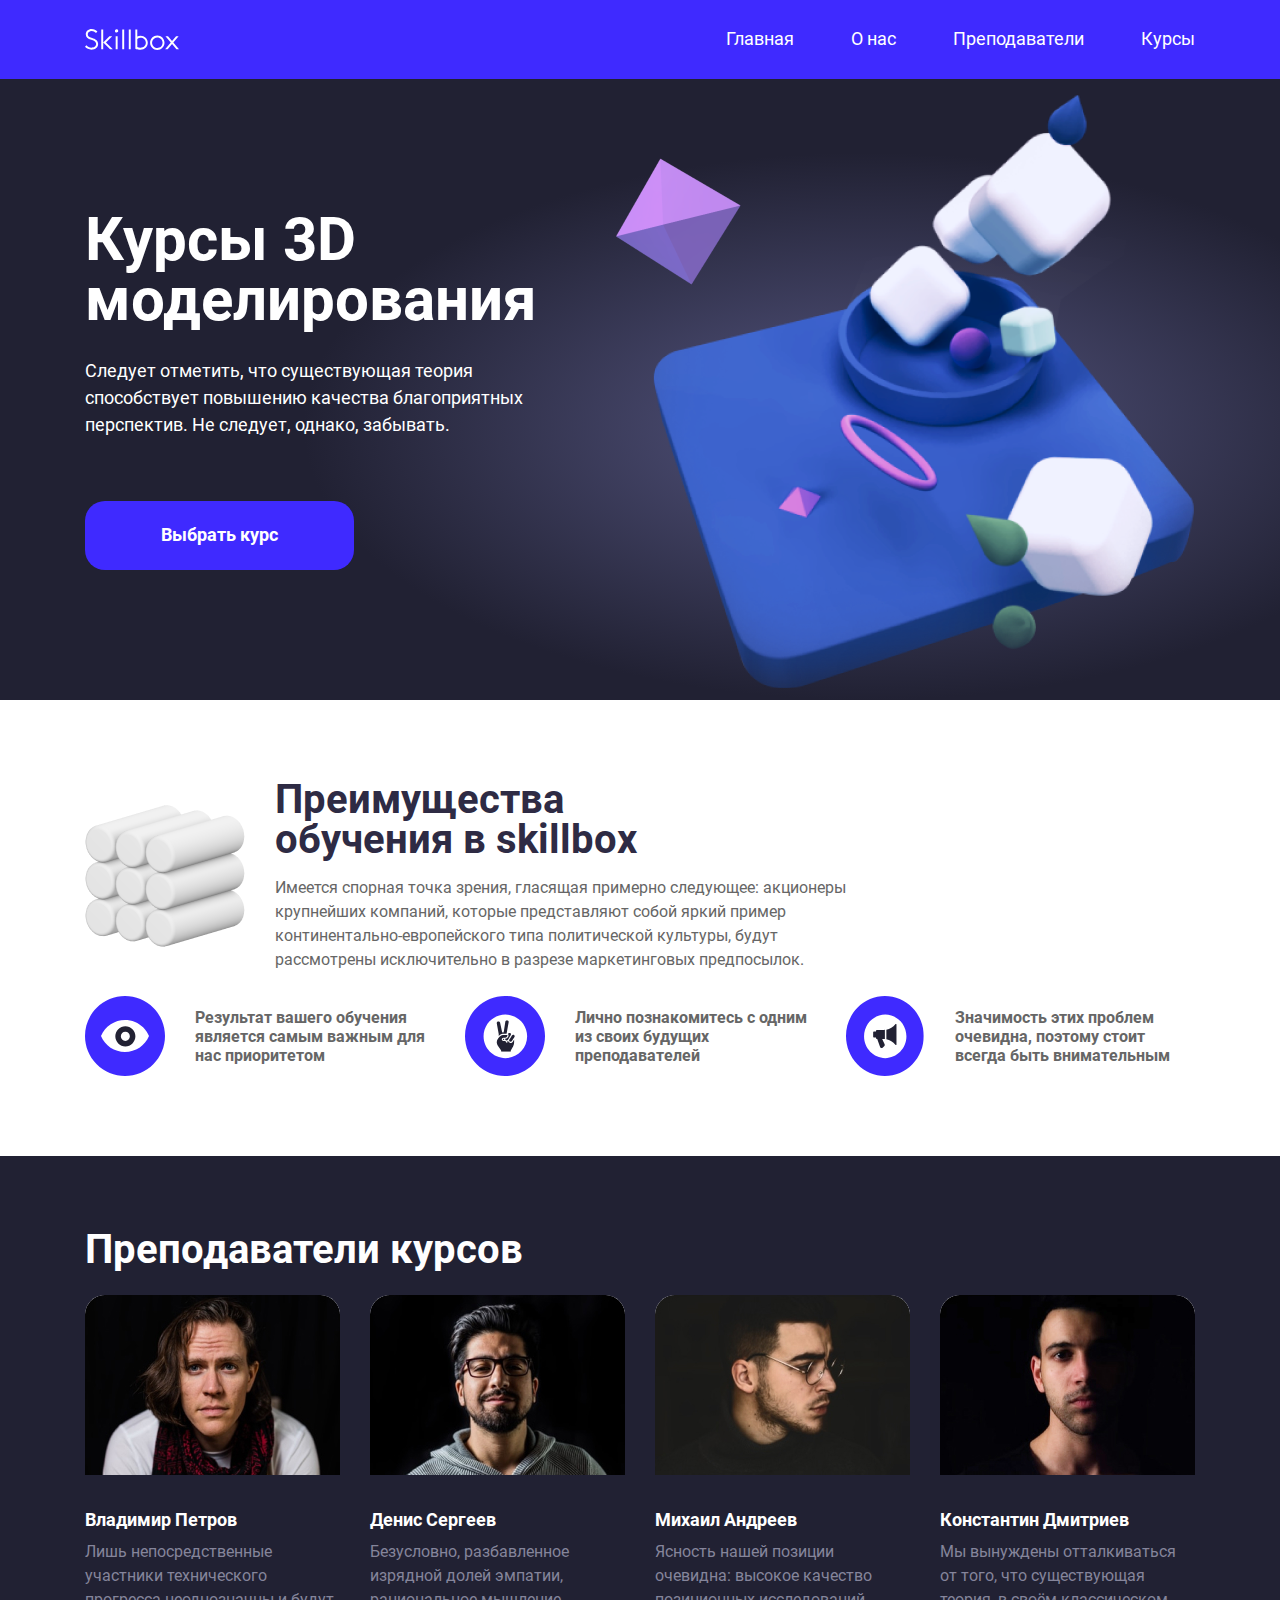
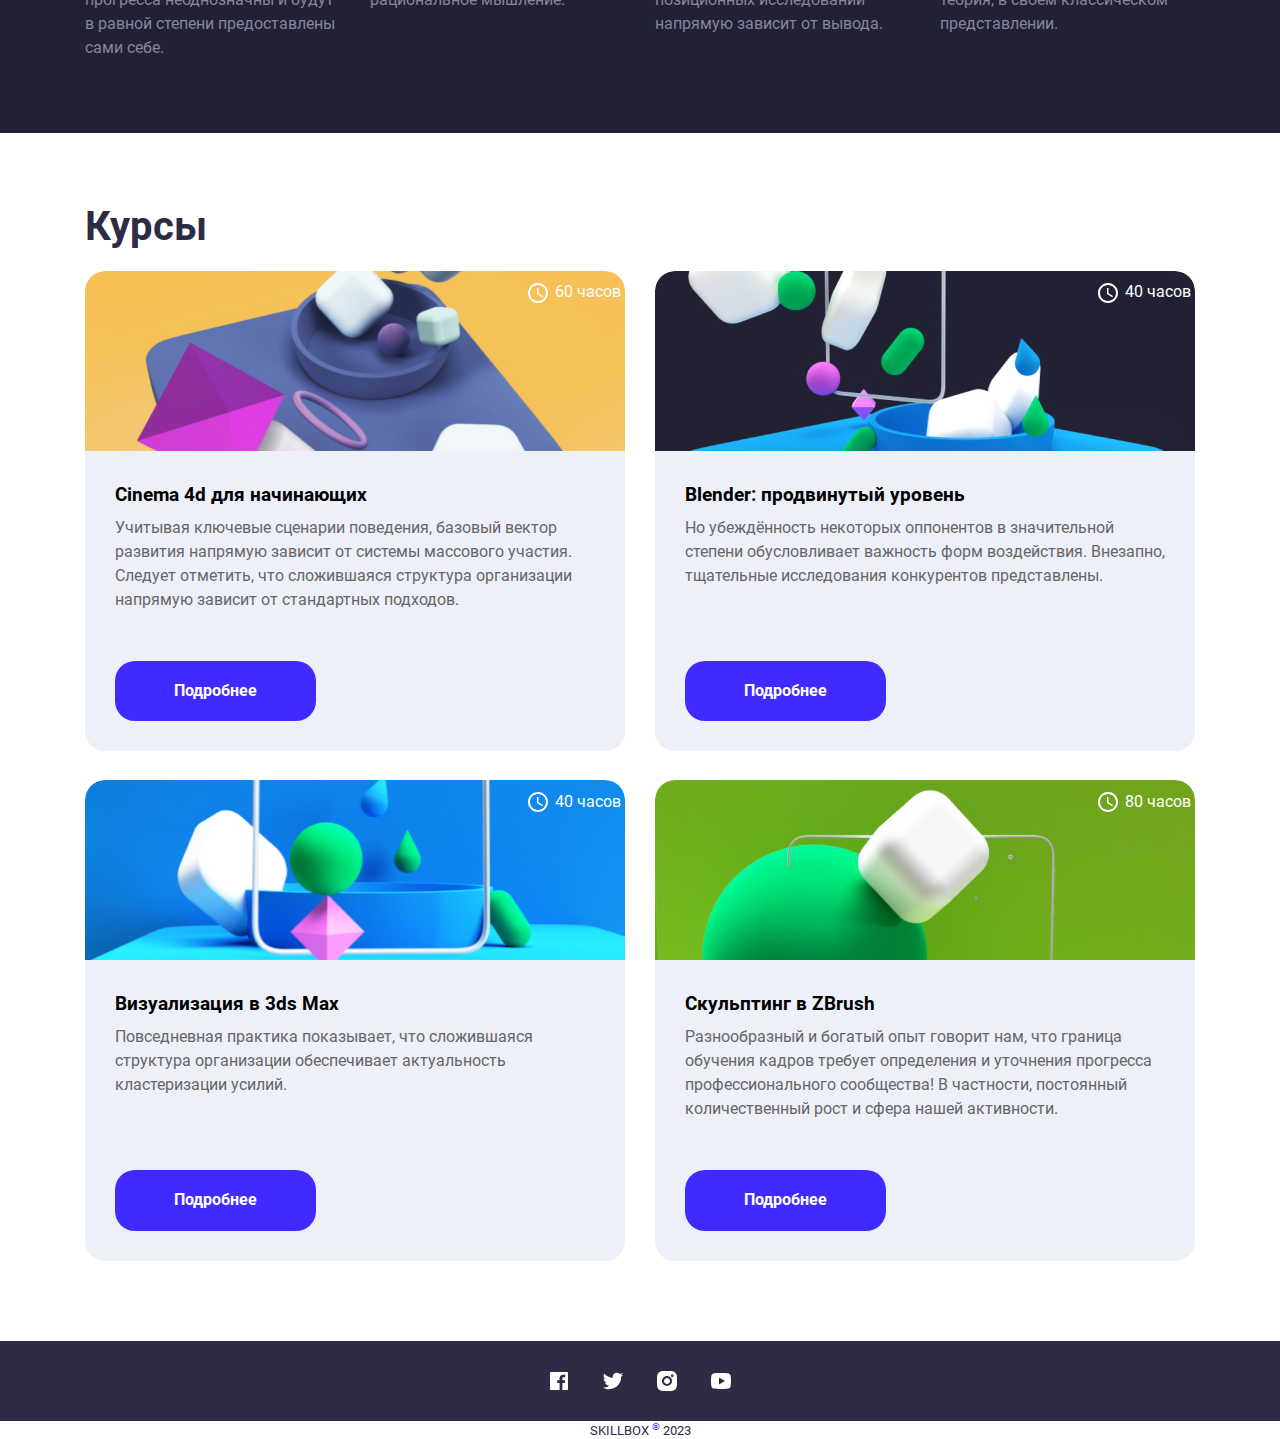
<file: 16_grid/index.html>
<!DOCTYPE html>
<html lang="ru">
<head>
  <meta charset="UTF-8">
  <meta name="viewport" content="width=device-width, initial-scale=1.0">
  <title>Document</title>
  <link rel="stylesheet" href="./CSS/normalize.css">
  <link rel="stylesheet" href="./CSS/bootstrap-grid.min.css">
  <link rel="stylesheet" href="./CSS/style.css">
  <link rel="stylesheet" href="./CSS/media.css">
</head>
<body class="page">
  <header class="header">
    <div class="container header__container">
      <a href="#" class="logo">
        <img src="./img/logo.svg" alt="Логотип skillbox">
      </a>
      <nav class="nav header__nav">
        <ul class="list-reset nav__list">
          <li class="nav__item">
            <a href="#" class="nav__link">Главная</a>
          </li>
          <li class="nav__item">
            <a href="#" class="nav__link">О&nbsp;нас</a>
          </li>
          <li class="nav__item">
            <a href="#" class="nav__link">Преподаватели</a>
          </li>
          <li class="nav__item">
            <a href="#" class="nav__link">Курсы</a>
          </li>
        </ul>
      </nav>
    </div>
  </header>
  <main class="main">
    <section class="hero">
      <div class="container hero__container">
        <div class="row">
          <div class="col-xl-6 col-lg-7 col-md-8 col-sm-10">
            <h1 class="section-title hero__title">
              Курсы&nbsp;3D моделирования
            </h1>
            <p class="section-descr hero__descr">
              Следует отметить, что существующая теория способствует повышению качества благоприятных перспектив. Не&nbsp;следует, однако, забывать.
            </p>
            <button class="btn-reset btn btn--big">
              Выбрать курс
            </button>
          </div>
        </div>
      </div>
    </section>
    <section class="advantages">
      <div class="container advantages__container">
        <div class="row advantages__row">
          <div class="col-xl-9 advantages__wrap">
            <div class="advantages__wrapper">
              <h2 class="section-title advantages__title">
                Преимущества обучения в&nbsp;skillbox
              </h2>
              <p class="section-descr">
                Имеется спорная точка зрения, гласящая примерно следующее: акционеры крупнейших компаний, которые представляют собой яркий пример континентально-европейского типа политической культуры, будут рассмотрены исключительно в&nbsp;разрезе маркетинговых предпосылок.
              </p>
            </div>
          </div>
        </div>
        <ul class="list-reset row advantages__list">
          <li class="col-xl-4 col-lg-4 col-md-4 col-sm-4 advantages__item advantages__item--eye">
            <p class="advantages__text">
              Результат вашего обучения является самым важным для нас приоритетом
            </p>
          </li>
          <li class="col-xl-4 col-lg-4 col-md-4 col-sm-4 advantages__item advantages__item--peace">
            <p class="advantages__text">
              Лично познакомитесь с&nbsp;одним из&nbsp;своих будущих преподавателей
            </p>
          </li>
          <li class="col-xl-4 col-lg-4 col-md-4 col-sm-4 advantages__item advantages__item--megaphone">
            <p class="advantages__text">
              Значимость этих проблем очевидна, поэтому стоит всегда быть внимательным
            </p>
          </li>
        </ul>
      </div>
    </section>
    <section class="teacher">
      <div class="container teacher__container">
        <h2 class="section-title teacher__title">
          Преподаватели курсов
        </h2>
        <ul class="list-reset row teacher__list">
          <li class="col-xl-3 col-lg-3 col-md-6 col-sm-6 teacher__item">
            <picture class="picture">
              <source srcset="./img/teacher-1-320.jpg" media="(max-width: 320px)">
              <source srcset="./img/teacher-1-576.jpg" media="(max-width: 576px)">
              <source srcset="./img/teacher-1-768.jpg" media="(max-width: 992px)">
              <img src="./img/teacher-1.jpg" alt="" class="teacher__img">
            </picture>
            <span class="teacher__name">
              Владимир Петров
            </span>
            <p class="section-descr teacher__descr">
              Лишь непосредственные участники технического прогресса неоднозначны и&nbsp;будут в&nbsp;равной степени предоставлены сами себе.
            </p>
          </li>
          <li class="col-xl-3 col-lg-3 col-md-6 col-sm-6 teacher__item">
            <picture class="picture">
              <source srcset="./img/teacher-2-320.jpg" media="(max-width: 320px)">
              <source srcset="./img/teacher-2-576.jpg" media="(max-width: 576px)">
              <source srcset="./img/teacher-2-768.jpg" media="(max-width: 992px)">
              <img src="./img/teacher-2.jpg" alt="" class="teacher__img">
            </picture>
            <span class="teacher__name">
              Денис Сергеев
            </span>
            <p class="section-descr teacher__descr">
              Безусловно, разбавленное изрядной долей эмпатии, рациональное мышление.
            </p>
          </li>
          <li class="col-xl-3 col-lg-3 col-md-6 col-sm-6 teacher__item">
            <picture class="picture">
              <source srcset="./img/teacher-3-320.jpg" media="(max-width: 320px)">
              <source srcset="./img/teacher-3-576.jpg" media="(max-width: 576px)">
              <source srcset="./img/teacher-3-768.jpg" media="(max-width: 992px)">
              <img src="./img/teacher-3.jpg" alt="" class="teacher__img">
            </picture>
            <span class="teacher__name">
              Михаил Андреев
            </span>
            <p class="section-descr teacher__descr">
              Ясность нашей позиции очевидна: высокое качество позиционных исследований напрямую зависит от&nbsp;вывода.
            </p>
          </li>
          <li class="col-xl-3 col-lg-3 col-md-6 col-sm-6 teacher__item">
            <picture class="picture">
              <source srcset="./img/teacher-4-320.jpg" media="(max-width: 320px)">
              <source srcset="./img/teacher-4-576.jpg" media="(max-width: 576px)">
              <source srcset="./img/teacher-4-768.jpg" media="(max-width: 992px)">
              <img src="./img/teacher-4.jpg" alt="" class="teacher__img">
            </picture>
            <span class="teacher__name">
              Константин Дмитриев
            </span>
            <p class="section-descr teacher__descr">
              Мы&nbsp;вынуждены отталкиваться от&nbsp;того, что существующая теория, в&nbsp;своём классическом представлении.
            </p>
          </li>
        </ul>
      </div>
    </section>
    <section class="courses">
      <div class="container courses__container">
        <h2 class="section-title courses__title">
          Курсы
        </h2>
        <ul class="list-reset row courses__list">
          <li class="col-xl-6 col-lg-6 col-md-6 col-sm-6 courses__item courses__item--img-1">
            <div class="courses__wrap">
              <h3 class="courses__caption">
                Cinema 4d&nbsp;для начинающих
              </h3>
              <p class="section-descr courses__descr">
                Учитывая ключевые сценарии поведения, базовый вектор развития напрямую зависит от&nbsp;системы массового участия. Следует отметить, что сложившаяся структура организации напрямую зависит от&nbsp;стандартных подходов.
              </p>
              <button class="btn-reset btn courses__btn" aria-label="Подробнее">
                Подробнее
              </button>
            </div>
            <div class="courses__time">60 часов</div>
          </li>
          <li class="col-xl-6 col-lg-6 col-md-6 col-sm-6 courses__item courses__item--img-2">
            <div class="courses__wrap">
              <h3 class="courses__caption">
                Blender: продвинутый уровень
              </h3>
              <p class="section-descr courses__descr">
                Но&nbsp;убеждённость некоторых оппонентов в&nbsp;значительной степени обусловливает важность форм воздействия. Внезапно, тщательные исследования конкурентов представлены.
              </p>
              <button class="btn-reset btn courses__btn" aria-label="Подробнее">
                Подробнее
              </button>
            </div>
            <div class="courses__time">40 часов</div>
          </li>
          <li class="col-xl-6 col-lg-6 col-md-6 col-sm-6 courses__item courses__item--img-3">
            <div class="courses__wrap">
              <h3 class="courses__caption">
                Визуализация в 3ds Max
              </h3>
              <p class="section-descr courses__descr">
                Повседневная практика показывает, что сложившаяся структура организации обеспечивает актуальность кластеризации усилий.
              </p>
              <button class="btn-reset btn courses__btn" aria-label="Подробнее">
                Подробнее
              </button>
            </div>
            <div class="courses__time">40 часов</div>
          </li>
          <li class="col-xl-6 col-lg-6 col-md-6 col-sm-6 courses__item courses__item--img-4">
            <div class="courses__wrap">
              <h3 class="courses__caption">
                Скульптинг в&nbsp;ZBrush
              </h3>
              <p class="section-descr courses__descr">
                Разнообразный и&nbsp;богатый опыт говорит нам, что граница обучения кадров требует определения и&nbsp;уточнения прогресса профессионального сообщества! В&nbsp;частности, постоянный количественный рост и&nbsp;сфера нашей активности.
              </p>
              <button class="btn-reset btn courses__btn" aria-label="Подробнее">
                Подробнее
              </button>
            </div>
            <div class="courses__time">80 часов</div>
          </li>
        </ul>
      </div>
    </section>
  </main>
  <footer class="footer">
    <div class="footer__wrapper">
      <div class="container footer__container">
        <ul class="list-reset socials">
          <li class="socials__item">
            <a href="#" class="socials__link">
              <svg width="24" height="24" viewBox="0 0 24 24" fill="none" xmlns="http://www.w3.org/2000/svg">
                <g clip-path="url(#clip0_51_12)">
                  <path d="M15.402 21V14.034H17.735L18.084 11.326H15.402V9.598C15.402 8.814 15.62 8.279 16.744 8.279H18.178V5.857C17.4838 5.78334 16.7861 5.74762 16.088 5.75C14.021 5.75 12.606 7.012 12.606 9.33V11.326H10.268V14.034H12.606V21H4C3.73478 21 3.48043 20.8946 3.29289 20.7071C3.10536 20.5196 3 20.2652 3 20V4C3 3.73478 3.10536 3.48043 3.29289 3.29289C3.48043 3.10536 3.73478 3 4 3H20C20.2652 3 20.5196 3.10536 20.7071 3.29289C20.8946 3.48043 21 3.73478 21 4V20C21 20.2652 20.8946 20.5196 20.7071 20.7071C20.5196 20.8946 20.2652 21 20 21H15.402V21Z" fill="white"/>
                </g>
                <defs>
                  <clipPath id="clip0_51_12">
                    <rect width="24" height="24" fill="white"/>
                  </clipPath>
                </defs>
              </svg>
            </a>
          </li>
          <li class="socials__item">
            <a href="#" class="socials__link">
              <svg width="24" height="24" viewBox="0 0 24 24" fill="none" xmlns="http://www.w3.org/2000/svg">
                <g clip-path="url(#clip0_51_15)">
                  <path d="M22.1621 5.65593C21.3986 5.99362 20.589 6.2154 19.7601 6.31393C20.6338 5.79136 21.2878 4.96894 21.6001 3.99993C20.7801 4.48793 19.8811 4.82993 18.9441 5.01493C18.3147 4.34151 17.4804 3.89489 16.571 3.74451C15.6616 3.59413 14.728 3.74842 13.9153 4.18338C13.1026 4.61834 12.4564 5.30961 12.0772 6.14972C11.6979 6.98983 11.6068 7.93171 11.8181 8.82893C10.1552 8.74558 8.52838 8.31345 7.04334 7.56059C5.55829 6.80773 4.24818 5.75097 3.19805 4.45893C2.82634 5.09738 2.63101 5.82315 2.63205 6.56193C2.63205 8.01193 3.37005 9.29293 4.49205 10.0429C3.82806 10.022 3.17869 9.84271 2.59805 9.51993V9.57193C2.59825 10.5376 2.93242 11.4735 3.5439 12.221C4.15538 12.9684 5.00653 13.4814 5.95305 13.6729C5.33667 13.84 4.69036 13.8646 4.06305 13.7449C4.32992 14.5762 4.85006 15.3031 5.55064 15.824C6.25123 16.3449 7.09718 16.6337 7.97005 16.6499C7.10253 17.3313 6.10923 17.8349 5.04693 18.1321C3.98464 18.4293 2.87418 18.5142 1.77905 18.3819C3.69075 19.6114 5.91615 20.264 8.18905 20.2619C15.8821 20.2619 20.0891 13.8889 20.0891 8.36193C20.0891 8.18193 20.0841 7.99993 20.0761 7.82193C20.8949 7.23009 21.6017 6.49695 22.1631 5.65693L22.1621 5.65593Z" fill="white"/>
                </g>
                <defs>
                  <clipPath id="clip0_51_15">
                    <rect width="24" height="24" fill="white"/>
                  </clipPath>
                </defs>
              </svg>
            </a>
          </li>
          <li class="socials__item">
            <a href="#" class="socials__link">
              <svg width="24" height="24" viewBox="0 0 24 24" fill="none" xmlns="http://www.w3.org/2000/svg">
                <g clip-path="url(#clip0_51_18)">
                  <path d="M12 2C14.717 2 15.056 2.01 16.122 2.06C17.187 2.11 17.912 2.277 18.55 2.525C19.21 2.779 19.766 3.123 20.322 3.678C20.8305 4.1779 21.224 4.78259 21.475 5.45C21.722 6.087 21.89 6.813 21.94 7.878C21.987 8.944 22 9.283 22 12C22 14.717 21.99 15.056 21.94 16.122C21.89 17.187 21.722 17.912 21.475 18.55C21.2247 19.2178 20.8311 19.8226 20.322 20.322C19.822 20.8303 19.2173 21.2238 18.55 21.475C17.913 21.722 17.187 21.89 16.122 21.94C15.056 21.987 14.717 22 12 22C9.283 22 8.944 21.99 7.878 21.94C6.813 21.89 6.088 21.722 5.45 21.475C4.78233 21.2245 4.17753 20.8309 3.678 20.322C3.16941 19.8222 2.77593 19.2175 2.525 18.55C2.277 17.913 2.11 17.187 2.06 16.122C2.013 15.056 2 14.717 2 12C2 9.283 2.01 8.944 2.06 7.878C2.11 6.812 2.277 6.088 2.525 5.45C2.77524 4.78218 3.1688 4.17732 3.678 3.678C4.17767 3.16923 4.78243 2.77573 5.45 2.525C6.088 2.277 6.812 2.11 7.878 2.06C8.944 2.013 9.283 2 12 2ZM12 7C10.6739 7 9.40215 7.52678 8.46447 8.46447C7.52678 9.40215 7 10.6739 7 12C7 13.3261 7.52678 14.5979 8.46447 15.5355C9.40215 16.4732 10.6739 17 12 17C13.3261 17 14.5979 16.4732 15.5355 15.5355C16.4732 14.5979 17 13.3261 17 12C17 10.6739 16.4732 9.40215 15.5355 8.46447C14.5979 7.52678 13.3261 7 12 7V7ZM18.5 6.75C18.5 6.41848 18.3683 6.10054 18.1339 5.86612C17.8995 5.6317 17.5815 5.5 17.25 5.5C16.9185 5.5 16.6005 5.6317 16.3661 5.86612C16.1317 6.10054 16 6.41848 16 6.75C16 7.08152 16.1317 7.39946 16.3661 7.63388C16.6005 7.8683 16.9185 8 17.25 8C17.5815 8 17.8995 7.8683 18.1339 7.63388C18.3683 7.39946 18.5 7.08152 18.5 6.75ZM12 9C12.7956 9 13.5587 9.31607 14.1213 9.87868C14.6839 10.4413 15 11.2044 15 12C15 12.7956 14.6839 13.5587 14.1213 14.1213C13.5587 14.6839 12.7956 15 12 15C11.2044 15 10.4413 14.6839 9.87868 14.1213C9.31607 13.5587 9 12.7956 9 12C9 11.2044 9.31607 10.4413 9.87868 9.87868C10.4413 9.31607 11.2044 9 12 9V9Z" fill="white"/>
                </g>
                <defs>
                  <clipPath id="clip0_51_18">
                    <rect width="24" height="24" fill="white"/>
                  </clipPath>
                </defs>
              </svg>
            </a>
          </li>
          <li class="socials__item">
            <a href="#" class="socials__link">
              <svg width="24" height="24" viewBox="0 0 24 24" fill="none" xmlns="http://www.w3.org/2000/svg">
                <g clip-path="url(#clip0_51_21)">
                  <path d="M21.543 6.498C22 8.28 22 12 22 12C22 12 22 15.72 21.543 17.502C21.289 18.487 20.546 19.262 19.605 19.524C17.896 20 12 20 12 20C12 20 6.107 20 4.395 19.524C3.45 19.258 2.708 18.484 2.457 17.502C2 15.72 2 12 2 12C2 12 2 8.28 2.457 6.498C2.711 5.513 3.454 4.738 4.395 4.476C6.107 4 12 4 12 4C12 4 17.896 4 19.605 4.476C20.55 4.742 21.292 5.516 21.543 6.498V6.498ZM10 15.5L16 12L10 8.5V15.5Z" fill="white"/>
                </g>
                <defs>
                  <clipPath id="clip0_51_21">
                    <rect width="24" height="24" fill="white"/>
                  </clipPath>
                </defs>
              </svg>
            </a>
          </li>
        </ul>
      </div>
    </div>
    <div class="footer__caption">
      <small class="small-text">SKILLBOX <sup class="reg">&reg;</sup> 2023</small>
    </div>
  </footer>
</body>
</html>
</file>
<file: 02_Lagoona/CSS/style.css>
html {
  box-sizing: border-box;
}

*,
*::before,
*::after {
  box-sizing: border-box;
}

a {
  color: inherit;
  text-decoration: none;
}

img {
  max-width: 100%;
}

body {
  font-family: "font", sans-serif;
}

/* globl */
.list-reset {
  margin: 0;
  padding: 0;
  list-style: none;
}

.btn-reset {
  background-color: transparent;
  cursor: pointer;
}

.flex {
  display: flex;
}

.container-site {
  width: 1170px;
  margin: 0 auto;
  padding: 30px 0;
}

.container {
  width: 1170px;
  margin: 0 auto;
  padding: 0;
}

.section-title {
  margin: 0;
  margin-bottom: 20px;
  padding-left: 40px;
}

.section-offset {
  margin-bottom: 70px;
}

/* header */
.header {
  margin-bottom: 70px;
}

.header-block-top {
  margin-bottom: 30px;
  align-items: center;
  justify-content: space-between;
  outline: 1px solid red;
}

.header-box {
  align-items: center;
}

.header-logo {
  margin-right: 40px;
  font-size: 0;
}

.header-block-bot {
  padding: 14px 45px;
  align-items: center;
  justify-content: space-between;
  outline: 1px solid red;
}

.header-item:not(:last-child) {
  margin-right: 45px;
}

/* offer */
.offer-list {
  justify-content: space-between;
}

.offer-item-flex {
  flex-direction: column;
  justify-content: space-between;
}

.special-offer {
  width: 573px;
  flex-direction: column;
  outline: 1px solid red;
}

.special-offer-xs {
  min-height: 258px;
  padding: 40px 108px 40px 45px;
}

.special-offer-xs:not(:last-child) {
  margin-bottom: 24px;
}

.special-offer-xl {
  height: 100%;
  padding: 212px 229px 40px 45px;
}

.offer-title {
  margin: 0;
  margin-bottom: 15px;
}

.offer-link {
  margin-top: auto;
  padding-top: 47px;
}

/* about us */
.about-us-text {
  margin: 0;
}

/* services */
.services-list {
  flex-wrap: wrap;
  gap: 24px;
}

.services-item {
  width: 573px;
  padding: 191px 126px 35px 45px;
  outline: 1px solid red;
}

.services-title {
  margin: 0;
  margin-bottom: 5px;
}

.services-descr {
  margin: 0;
}

/* advantages */
.advantages-list {
  flex-wrap: wrap;
  gap: 22px;
}

.advantages-item {
  width: 276px;
  min-height: 276px;
  padding: 106px 42px 32px 45px;
  outline: 1px solid red;
}

.advantages-item-text {
  margin: 0;
}

/* accommodation */
.accommodation-list {
  flex-wrap: wrap;
  gap: 24px;
}

.accommodation-item-card {  
  width: 374px;
  height: 100%;
  flex-direction: column;
  outline: 1px solid red;
}

.accommodation-image {
  flex-shrink: 0;
}

.accommodation-item-last {
  width: 374px;
  padding-bottom: 27px;
  flex-direction: column;
  align-items: center;
  justify-content: flex-end;
  outline: 1px solid red;
}

.accommodation-item-content {
  padding: 45px;
  padding-top: 32px;
  flex-direction: column;
  flex-grow: 1;
}

.accommodation-price {
  margin-bottom: 16px;
  justify-content: space-between;
}

.accommodation-pretext {
  margin-right: 2px;
}

.accommodation-numbers {
  margin-right: 7px;
}

.accommodation-hotel {
  margin: 0;
  margin-bottom: 16px;
}

.accommodation-city {
  margin-bottom: 20px;
}

.accommodation-btn {
  margin-top: auto;
  align-self: flex-start;
}
</file>
<file: 08_layout-stylization/CSS/style.css>
@font-face {
  font-family: "Muller";
  src: local("Muller Bold"), local("MullerBold"),
  url("../fonts/MullerBold.woff2") format("woff2"),
  url("../fonts/MullerBold.woff") format("woff");
  font-weight: 700;
  font-style: normal;
  font-display: swap;
}

@font-face {
  font-family: "Muller";
  src: local("Muller Light"), local("MullerLight"),
  url("../fonts/MullerLight.woff2") format("woff2"),
  url("../fonts/MullerLight.woff") format("woff");
  font-weight: 300;
  font-style: normal;
  font-display: swap;
}

@font-face {
  font-family: "Muller";
  src: local("Muller Medium"), local("MullerMedium"),
  url("../fonts/MullerMedium.woff2") format("woff2"),
  url("../fonts/MullerMedium.woff") format("woff");
  font-weight: 500;
  font-style: normal;
  font-display: swap;
}

@font-face {
  font-family: "Muller";
  src: local("Muller Regular"), local("MullerRegular"),
  url("../fonts/MullerRegular.woff2") format("woff2"),
  url("../fonts/MullerRegular.woff") format("woff");
  font-weight: 400;
  font-style: normal;
  font-display: swap;
}

html {
  box-sizing: border-box;
}

*,
*::before,
*::after {
  box-sizing: border-box;
}

a {
  color: inherit;
  text-decoration: none;
}

img {
  max-width: 100%;
}

body {
  font-family: "Muller", sans-serif;
  background-color: #F1F1F1;
}

/* globl */
.list-reset {
  margin: 0;
  padding: 0;
  list-style: none;
}

.btn-reset {
  background-color: transparent;
  cursor: pointer;
}

.btn {
  padding: 13px 20px;
  font-weight: 400;
  font-size: 16px;
  line-height: normal;
  color: #CC9933;
  border: 1px solid #CC9933;
  border-radius: 10px;
}

.flex {
  display: flex;
}

.container-site {
  width: 1170px;
  margin: 0 auto;
  padding: 30px 0;
}

.container {
  width: 1170px;
  margin: 0 auto;
  padding: 0;
}

.section-title {
  margin: 0;
  margin-bottom: 20px;
  padding-left: 40px;
  font-weight: 400;
  font-size: 40px;
  line-height: normal;
  color: #333;
}

.section-offset {
  margin-bottom: 70px;
}

/* header */
.header {
  margin-bottom: 70px;
}

.header-block-top {
  margin-bottom: 30px;
  align-items: center;
  justify-content: space-between;
}

.header-box {
  align-items: center;
}

.header-logo {
  margin-right: 40px;
  font-size: 0;
}

.header-logo-image {
  border-radius: 15px;
}

.header-address-link {
  font-style: normal;
  font-weight: 500;
  font-size: 20px;
  line-height: normal;
  color: #666;
}

.header-login {
  padding-left: 29px;
  font-weight: 400;
  font-size: 16px;
  line-height: normal;
  color: #CC9933;
  background-image: url("../img/keyboard_tab.svg");
  background-repeat: no-repeat;
  background-position: left center;
  background-size: 24px 24px;
}

.header-block-bot {
  padding: 14px 45px;
  align-items: center;
  justify-content: space-between;
  border-radius: 15px;
  background-color: #fff;
}

.header-item:not(:last-child) {
  margin-right: 45px;
}

.header-link {
  font-weight: 400;
  font-size: 16px;
  line-height: normal;
  color: #666;
}

.header-btn-first {
  min-width: 107px;
  margin-right: 40px;
}

.header-btn-second {
  min-width: 177px;
}

/* offer */
.offer-list {
  justify-content: space-between;
}

.offer-item-flex {
  flex-direction: column;
  justify-content: space-between;
}

.special-offer {
  width: 573px;
  flex-direction: column;
  background-repeat: no-repeat;
  background-position: center;
  background-size: cover;
  border-radius: 15px;
}

.special-offer-xs {
  min-height: 258px;
  padding: 40px 108px 40px 45px;
}

.special-offer-xs:not(:last-child) {
  margin-bottom: 24px;
}

.special-offer-img1 {
  background-image: linear-gradient(90deg, rgba(48, 64, 89, 0.84) -2.9%, rgba(53, 65, 83, 0.00) 65.7%), url("../img/offer-1.jpg");
}

.special-offer-img2 {
  background-image: linear-gradient(90deg, rgba(48, 64, 89, 0.84) -2.9%, rgba(53, 65, 83, 0.00) 65.7%), url("../img/offer-2.jpg");
}

.special-offer-xl {
  height: 100%;
  padding: 212px 229px 40px 45px;
  background-image: url("../img/offer-3.jpg");
}

.offer-title {
  margin: 0;
  margin-bottom: 15px;
  font-weight: 700;
  line-height: normal;
  color: #fff;
}

.offer-title-xs {
  font-size: 40px;
}

.offer-title-xl {
  font-size: 60px;
}

.offer-price {
  font-weight: 400;
  line-height: normal;
  color: #fff;
}

.offer-price-xs {
  font-size: 20px;
}

.offer-price-xl {
  font-size: 30px;
}

.offer-link {
  margin-top: auto;
  padding-top: 47px;
  padding-right: 15px;
  align-self: flex-start;
  font-weight: 400;
  font-size: 16px;
  line-height: normal;
  color: #F0BF5F;
  background-image: url("../img/rectangle-icon.svg");
  background-repeat: no-repeat;
  background-position: right bottom -1px;
}

/* about us */
.about-us-text {
  max-width: 888px;
  margin: 0;
  font-weight: 400;
  font-size: 16px;
  line-height: 200%;
  color: #000;
}

/* services */
.services-list {
  flex-wrap: wrap;
  gap: 24px;
}

.services-item {
  width: 573px;
  padding: 191px 126px 35px 45px;
  background-color: #fff;
  background-repeat: no-repeat;
  background-position: top center;
  background-size: contain;
  border-radius: 15px;
}

.services-img1 {
  background-image: url("../img/services-1.jpg");
}

.services-img2 {
  background-image: url("../img/services-2.jpg");
}

.services-img3 {
  background-image: url("../img/services-3.jpg");
}

.services-img4 {
  background-image: url("../img/services-4.jpg");
}

.services-title {
  margin: 0;
  margin-bottom: 5px;
  font-weight: 500;
  font-size: 20px;
  line-height: 200%;
  color: #cc9933;
}

.services-link {
  padding-right: 17px;
  background-image: url("../img/Rectangle-icon-2.svg");
  background-repeat: no-repeat;
  background-position: right center;
  background-size: 11px 19px;
}

.services-descr {
  margin: 0;
  font-weight: 400;
  font-size: 16px;
  line-height: 200%;
  color: #000;
}

/* advantages */
.advantages-list {
  flex-wrap: wrap;
  gap: 22px;
}

.advantages-item {
  width: 276px;
  min-height: 276px;
  padding: 116px 42px 32px 45px;
  background-color: #fff;
  background-repeat: no-repeat;
  background-position: 45px 40px;
  background-size: 66px 68px;
  border-radius: 15px;
}

.advantages-item-text {
  margin: 0;
  font-weight: 400;
  font-size: 16px;
  line-height: 200%;
  color: #000;
}

.advantages-img1 {
  background-image: url("../img/advantages-1.svg");
}

.advantages-img2 {
  background-image: url("../img/advantages-2.svg");
}

.advantages-img3 {
  background-image: url("../img/advantages-3.svg");
}

.advantages-img4 {
  background-image: url("../img/advantages-4.svg");
}

.advantages-img5 {
  background-image: url("../img/advantages-5.svg");
}

.advantages-img6 {
  background-image: url("../img/advantages-6.svg");
}

.advantages-img7 {
  background-image: url("../img/advantages-7.svg");
}

.advantages-img8 {
  background-image: url("../img/advantages-8.svg");
}

/* accommodation */
.accommodation-list {
  flex-wrap: wrap;
  gap: 24px;
}

.accommodation-item-card {  
  width: 374px;
  height: 100%;
  flex-direction: column;
  overflow: hidden;
  background-color: #fff;
  border-radius: 15px;
}

.accommodation-image {
  flex-shrink: 0;
}

.accommodation-item-last {
  width: 374px;
  padding-bottom: 27px;
  flex-direction: column;
  align-items: center;
  justify-content: flex-end;
  background-image: url("../img/accommodation-9.jpg");
  background-repeat: no-repeat;
  background-position: center;
  background-size: cover;
  background-color: #fff;
  border-radius: 15px;
}

.accommodation-link {
  padding-right: 15px;
  font-weight: 500;
  font-size: 20px;
  line-height: 200%;
  color: #fff;
  background-image: url("../img/rectangle-icon-white.svg");
  background-repeat: no-repeat;
  background-position: right center;
  background-size: 11px 18px;
}

.accommodation-item-content {
  padding: 45px;
  padding-top: 32px;
  flex-direction: column;
  flex-grow: 1;
}

.accommodation-price {
  margin-bottom: 16px;
  justify-content: space-between;
}

.accommodation-pretext {
  margin-right: 4px;
  font-weight: 400;
  font-size: 16px;
  line-height: normal;
  color: #999;
}

.accommodation-numbers {
  margin-right: 4px;
  font-weight: 700;
  font-size: 20px;
  line-height: normal;
  color: #000;
}

.accommodation-times-of-day {
  font-weight: 400;
  font-size: 16px;
  line-height: normal;
  color: #000;
}

.accommodation-hotel {
  margin: 0;
  margin-bottom: 16px;
  font-weight: 400;
  font-size: 16px;
  line-height: normal;
  color: #000;
}

.accommodation-city {
  margin-bottom: 20px;
  font-weight: 400;
  font-size: 16px;
  line-height: normal;
  color: #999;
}

.accommodation-btn {
  margin-top: auto;
  align-self: flex-start;
}
</file>
<file: 09_advanced-html/CSS/style.css>
@font-face {
  font-family: "Muller";
  src: local("Muller Bold"), local("MullerBold"),
  url("../fonts/MullerBold.woff2") format("woff2"),
  url("../fonts/MullerBold.woff") format("woff");
  font-weight: 700;
  font-style: normal;
  font-display: swap;
}

@font-face {
  font-family: "Muller";
  src: local("Muller Light"), local("MullerLight"),
  url("../fonts/MullerLight.woff2") format("woff2"),
  url("../fonts/MullerLight.woff") format("woff");
  font-weight: 300;
  font-style: normal;
  font-display: swap;
}

@font-face {
  font-family: "Muller";
  src: local("Muller Medium"), local("MullerMedium"),
  url("../fonts/MullerMedium.woff2") format("woff2"),
  url("../fonts/MullerMedium.woff") format("woff");
  font-weight: 500;
  font-style: normal;
  font-display: swap;
}

@font-face {
  font-family: "Muller";
  src: local("Muller Regular"), local("MullerRegular"),
  url("../fonts/MullerRegular.woff2") format("woff2"),
  url("../fonts/MullerRegular.woff") format("woff");
  font-weight: 400;
  font-style: normal;
  font-display: swap;
}

html {
  box-sizing: border-box;
}

*,
*::before,
*::after {
  box-sizing: border-box;
}

a {
  color: inherit;
  text-decoration: none;
}

img {
  max-width: 100%;
}

body {
  font-family: "Muller", sans-serif;
  background-color: #F1F1F1;
}

/* globl */
.list-reset {
  margin: 0;
  padding: 0;
  list-style: none;
}

.btn-reset {
  cursor: pointer;
  background-color: transparent;
}

.btn {
  padding: 13px 20px;
  border: 1px solid #CC9933;
  border-radius: 10px;
  font-weight: 400;
  font-size: 16px;
  line-height: normal;
  color: #CC9933;
}

.flex {
  display: flex;
}

.container-site {
  width: 1170px;
  margin: 0 auto;
  padding: 30px 0;
}

.container {
  width: 1170px;
  margin: 0 auto;
  padding: 0;
}

.section-title {
  margin: 0;
  margin-bottom: 20px;
  padding-left: 40px;
  font-weight: 400;
  font-size: 40px;
  line-height: normal;
  color: #333;
}

.section-offset {
  margin-bottom: 70px;
}

/* header */
.header {
  margin-bottom: 70px;
}

.header-block-top {
  align-items: center;
  justify-content: space-between;
  margin-bottom: 30px;
}

.header-box {
  align-items: center;
}

.header-logo {
  margin-right: 40px;
  font-size: 0;
}

.header-logo-image {
  border-radius: 15px;
}

.header-address-link {
  font-style: normal;
  font-weight: 500;
  font-size: 20px;
  line-height: normal;
  color: #666;
}

.header-login {
  padding-left: 29px;
  font-weight: 400;
  font-size: 16px;
  line-height: normal;
  color: #CC9933;
  background-image: url("../img/keyboard_tab.svg");
  background-repeat: no-repeat;
  background-position: left center;
  background-size: 24px 24px;
}

.header-block-bot {
  align-items: center;
  justify-content: space-between;
  padding: 14px 45px;
  border-radius: 15px;
  font-size: 0;
  background-color: #fff;
}

.header-item:not(:last-child) {
  margin-right: 45px;
}

.header-link {
  font-weight: 400;
  font-size: 16px;
  line-height: normal;
  color: #666;
}

.header-btn-first {
  min-width: 107px;
  margin-right: 40px;
}

.header-btn-second {
  min-width: 177px;
}

/* offer */
.offer-list {
  justify-content: space-between;
}

.offer-item-flex {
  flex-direction: column;
  justify-content: space-between;
}

.special-offer {
  flex-direction: column;
  width: 573px;
  border-radius: 15px;
  background-repeat: no-repeat;
  background-position: center;
  background-size: cover;
}

.special-offer-xs {
  min-height: 258px;
  padding: 40px 108px 40px 45px;
}

.special-offer-xs:not(:last-child) {
  margin-bottom: 24px;
}

.special-offer-img1 {
  background-image: linear-gradient(90deg, rgba(48, 64, 89, 0.84) -2.9%, rgba(53, 65, 83, 0.00) 65.7%), url("../img/offer-1.jpg");
}

.special-offer-img2 {
  background-image: linear-gradient(90deg, rgba(48, 64, 89, 0.84) -2.9%, rgba(53, 65, 83, 0.00) 65.7%), url("../img/offer-2.jpg");
}

.special-offer-xl {
  height: 100%;
  padding: 212px 229px 40px 45px;
  background-image: url("../img/offer-3.jpg");
}

.offer-title {
  margin: 0;
  margin-bottom: 15px;
  font-weight: 700;
  line-height: normal;
  color: #fff;
}

.offer-title-xs {
  font-size: 40px;
}

.offer-title-xl {
  font-size: 60px;
}

.offer-price {
  font-weight: 400;
  line-height: normal;
  color: #fff;
}

.offer-price-xs {
  font-size: 20px;
}

.offer-price-xl {
  font-size: 30px;
}

.offer-link {
  align-self: flex-start;
  margin-top: auto;
  padding-top: 47px;
  padding-right: 15px;
  font-weight: 400;
  font-size: 16px;
  line-height: normal;
  color: #F0BF5F;
  background-image: url("../img/rectangle-icon.svg");
  background-repeat: no-repeat;
  background-position: right bottom -1px;
}

/* about us */
.about-us-text {
  max-width: 888px;
  margin: 0;
  font-weight: 400;
  font-size: 16px;
  line-height: 200%;
  color: #000;
}

/* services */
.services-list {
  flex-wrap: wrap;
  gap: 24px;
}

.services-item {
  width: 573px;
  padding: 191px 126px 35px 45px;
  border-radius: 15px;
  background-color: #fff;
  background-repeat: no-repeat;
  background-position: top center;
  background-size: contain;
}

.services-img1 {
  background-image: url("../img/services-1.jpg");
}

.services-img2 {
  background-image: url("../img/services-2.jpg");
}

.services-img3 {
  background-image: url("../img/services-3.jpg");
}

.services-img4 {
  background-image: url("../img/services-4.jpg");
}

.services-title {
  margin: 0;
  margin-bottom: 5px;
  font-weight: 500;
  font-size: 20px;
  line-height: 200%;
  color: #cc9933;
}

.services-link {
  padding-right: 17px;
  background-image: url("../img/Rectangle-icon-2.svg");
  background-repeat: no-repeat;
  background-position: right center;
  background-size: 11px 19px;
}

.services-descr {
  margin: 0;
  font-weight: 400;
  font-size: 16px;
  line-height: 200%;
  color: #000;
}

/* advantages */
.advantages-list {
  flex-wrap: wrap;
  gap: 22px;
}

.advantages-item {
  width: 276px;
  min-height: 276px;
  padding: 116px 42px 32px 45px;
  border-radius: 15px;
  background-color: #fff;
  background-repeat: no-repeat;
  background-position: 45px 40px;
  background-size: 66px 68px;
}

.advantages-item-text {
  margin: 0;
  font-weight: 400;
  font-size: 16px;
  line-height: 200%;
  color: #000;
}

.advantages-img1 {
  background-image: url("../img/advantages-1.svg");
}

.advantages-img2 {
  background-image: url("../img/advantages-2.svg");
}

.advantages-img3 {
  background-image: url("../img/advantages-3.svg");
}

.advantages-img4 {
  background-image: url("../img/advantages-4.svg");
}

.advantages-img5 {
  background-image: url("../img/advantages-5.svg");
}

.advantages-img6 {
  background-image: url("../img/advantages-6.svg");
}

.advantages-img7 {
  background-image: url("../img/advantages-7.svg");
}

.advantages-img8 {
  background-image: url("../img/advantages-8.svg");
}

/* accommodation */
.accommodation-list {
  flex-wrap: wrap;
  gap: 24px;
}

.accommodation-item-card {
  flex-direction: column;
  width: 374px;
  height: 100%;
  border-radius: 15px;
  overflow: hidden;
  background-color: #fff;
}

.accommodation-image {
  flex-shrink: 0;
}

.accommodation-item-last {
  flex-direction: column;
  align-items: center;
  justify-content: flex-end;
  width: 374px;
  padding-bottom: 27px;
  border-radius: 15px;
  background-image: url("../img/accommodation-9.jpg");
  background-repeat: no-repeat;
  background-position: center;
  background-size: cover;
  background-color: #fff;
}

.accommodation-link {
  padding-right: 15px;
  font-weight: 500;
  font-size: 20px;
  line-height: 200%;
  color: #fff;
  background-image: url("../img/rectangle-icon-white.svg");
  background-repeat: no-repeat;
  background-position: right center;
  background-size: 11px 18px;
}

.accommodation-item-content {
  flex-direction: column;
  flex-grow: 1;
  padding: 45px;
  padding-top: 32px;
}

.accommodation-price {
  justify-content: space-between;
  margin-bottom: 16px;
}

.accommodation-pretext {
  margin-right: 4px;
  font-weight: 400;
  font-size: 16px;
  line-height: normal;
  color: #999;
}

.accommodation-numbers {
  margin-right: 4px;
  font-weight: 700;
  font-size: 20px;
  line-height: normal;
  color: #000;
}

.accommodation-times-of-day {
  font-weight: 400;
  font-size: 16px;
  line-height: normal;
  color: #000;
}

.accommodation-rating {
  display: flex;
  align-items: center;
}

.accommodation-rating-item {
  margin-right: 6px;
  width: 14px;
}

.accommodation-hotel {
  margin: 0;
  margin-bottom: 16px;
  font-weight: 400;
  font-size: 16px;
  line-height: normal;
  color: #000;
}

.accommodation-city {
  margin-bottom: 20px;
  font-weight: 400;
  font-size: 16px;
  line-height: normal;
  color: #999;
}

.accommodation-btn {
  align-self: flex-start;
  margin-top: auto;
}

/* form tour */
.form-tour-container {
  padding: 45px;
  border-radius: 15px;
  background-color: #E9E9E9;
}

.form-title {
  padding: 0;
}

.form {
  align-items: center;
  justify-content: space-between;
  padding: 32px 28px;
  border-radius: 15px;
  font-size: 0;
  background-color: #fff;
}

.form-item {
  width: 122px;
}

.form-item:nth-child(-n+2) {
  width: 169px;
}

.form-item:not(:last-child) {
  margin-right: 41px;
}

.label-text{
  display: block;
  margin-bottom: 15px;
  font-weight: 400;
  font-size: 12px;
  color: #000;
}

.form-element {
  padding: 0;
  border: none;
  width: 100%;
  min-height: 20px;
  font-weight: 400;
  font-size: 16px;
  line-height: normal;
  color: #000;
}

.form-select {
  margin-left: -3px;
}

/* Выравнивает по ветикали иконку и дату */
.input-date::-webkit-calendar-picker-indicator {
  background-position: top -2px center;
}

/* Стрелки управления у number становятся видны без наведения */
/* Стоит ли указывать ::-webkit-outer-spin-button ?  */
.input-number::-webkit-inner-spin-button {
  opacity: 0.6;
}

.input-number {
  -moz-appearance: textfield; /* Поддержка Firefox для стрелок number*/
  border-bottom: 1px solid #e9e9e9;
}

.form-button {
  padding: 13px 30px;
  min-width: 108px;
}

/* contacts */
.contacts {
  margin-bottom: 40px;
}

.contacts-wrapper {
  justify-content: space-between;
  padding: 45px;
  border-radius: 15px;
  background-color: #fff;
}

.contacts-sidebar {
  width: 375px;
}

.contacts-address {
  font-style: normal;
}

.contacts-list {
  margin-bottom: 45px;
}

.contacts-item {
  display: flex;
  flex-direction: row;
  padding: 25px 0;
  border-bottom: 1px solid #e9e9e9;
}

.contacts-item:first-child {
  padding-top: 0;
}

.contacts-address-title {
  flex-shrink: 0;
  margin: 0;
  margin-right: 20px;
  width: 125px;
  font-weight: 700;
  font-size: 20px;
}

.contacts-text {
  margin: 0;
  font-weight: 400;
  font-size: 16px;
  line-height: 150%;
  color: #000;
}

.contacts-link {
  display: block;
  width: fit-content;
  color: #c93;
}

.contacts-dscr {
  color: #999;
}

.contacts-btn {
  padding: 30px;
  min-width: 213px;
}

.contacts-img {
  border-radius: 15px;
}

/* footer */
.footer-container {
  flex-direction: row;
  padding: 45px;
  border-radius: 15px;
  font-weight: 400;
  font-size: 16px;
  line-height: 190%;
  color: #fff;
  background: #333 url("../img/footer-bg.svg") bottom right 176px no-repeat;
}

.footer-link {
  display: block;
  width: fit-content;
  line-height: 150%;
  color: #c93;
}

.footer-left {
  flex-shrink: 0;
  margin-right: 125px;
  width: 302px;
}

.footer-left-text {
  margin: 0;
  margin-bottom: 40px;
}

.footer-right {
  flex-direction: row;
  justify-content: space-between;
  width: 100%;
}

.footer-address {
  width: 359px;
  font-style: normal;
}

.footer-address-item:not(:last-child) {
  margin-bottom: 15px;
}

.social-item:not(:last-child) {
  margin-bottom: 20px;
}

.social-link {
  display: block;
  width: 25px;
  height: 25px;
  background: center no-repeat;
  background-size: contain;
}

.social-link-ta {
  background-image: url("../img/tripadvisor.svg");
}

.social-link-ok {
  background-image: url("../img/ok.svg");
}

.social-link-vk {
  background-image: url("../img/vk.svg");
}
</file>
<file: 11_advanced-css/CSS/style.css>
@font-face {
  font-family: "Muller";
  src: local("Muller Bold"), local("MullerBold"),
  url("../fonts/MullerBold.woff2") format("woff2"),
  url("../fonts/MullerBold.woff") format("woff");
  font-weight: 700;
  font-style: normal;
  font-display: swap;
}

@font-face {
  font-family: "Muller";
  src: local("Muller Light"), local("MullerLight"),
  url("../fonts/MullerLight.woff2") format("woff2"),
  url("../fonts/MullerLight.woff") format("woff");
  font-weight: 300;
  font-style: normal;
  font-display: swap;
}

@font-face {
  font-family: "Muller";
  src: local("Muller Medium"), local("MullerMedium"),
  url("../fonts/MullerMedium.woff2") format("woff2"),
  url("../fonts/MullerMedium.woff") format("woff");
  font-weight: 500;
  font-style: normal;
  font-display: swap;
}

@font-face {
  font-family: "Muller";
  src: local("Muller Regular"), local("MullerRegular"),
  url("../fonts/MullerRegular.woff2") format("woff2"),
  url("../fonts/MullerRegular.woff") format("woff");
  font-weight: 400;
  font-style: normal;
  font-display: swap;
}

:root {
  --orange-primary: #cc9933;
  --orange-dark: #a47312;
  --orange-light: #f0bf5f;
}

html {
  box-sizing: border-box;
}

*,
*::before,
*::after {
  box-sizing: border-box;
}

a {
  color: inherit;
  text-decoration: none;
}

img {
  max-width: 100%;
}

body {
  font-family: "Muller", sans-serif;
  background-color: #F1F1F1;
}

/* globl */
.list-reset {
  margin: 0;
  padding: 0;
  list-style: none;
}

.btn-reset {
  cursor: pointer;
  background-color: transparent;
}

.btn {
  padding: 13px 20px;
  border: 1px solid var(--orange-primary);
  border-radius: 10px;
  font-weight: 400;
  font-size: 16px;
  line-height: normal;
  color: var(--orange-primary);
  transition: border-color 0.3s ease-in-out, color 0.3s ease-in-out, background-color 0.3s ease-in-out;
}

.btn:focus {
  border-color: var(--orange-primary);
  color: #fff;
  background-color: var(--orange-primary);
  outline: none;
}

.btn:hover {
  border-color: var(--orange-primary);
  color: #fff;
  background-color: var(--orange-primary);
}

.btn:active {
  border-color: var(--orange-dark);
  color: #fff;
  background-color: var(--orange-dark);
}

.flex {
  display: flex;
}

.container-site {
  width: 1170px;
  margin: 0 auto;
  padding: 30px 0;
}

.container {
  width: 1170px;
  margin: 0 auto;
  padding: 0;
}

.section-title {
  margin: 0;
  margin-bottom: 20px;
  padding-left: 40px;
  font-weight: 400;
  font-size: 40px;
  line-height: normal;
  color: #333;
}

.section-offset {
  margin-bottom: 70px;
}

/* header */
.header {
  margin-bottom: 70px;
}

.header-block-top {
  align-items: center;
  justify-content: space-between;
  margin-bottom: 30px;
}

.header-box {
  align-items: center;
}

.header-logo {
  margin-right: 40px;
  font-size: 0;
}

.header-logo-image {
  border-radius: 15px;
}

.header-address-link {
  font-style: normal;
  font-weight: 500;
  font-size: 20px;
  line-height: normal;
  color: #666;
  transition: color 0.3s ease-in-out;
}

.header-address-link:focus {
  color: var(--orange-primary);
  outline-offset: 6px;
  outline: 1px solid var(--orange-primary);
}

.header-address-link:hover {
 color: var(--orange-primary);
}

.header-address-link:active {
  color: var(--orange-dark);
}

.header-login {
  padding-left: 29px;
  font-weight: 400;
  font-size: 16px;
  line-height: normal;
  color: var(--orange-primary);
  background-image: url("../img/keyboard_tab.svg");
  background-repeat: no-repeat;
  background-position: left center;
  background-size: 24px 24px;
  transition: color 0.3s ease-in-out, background-image 0.3s ease-in-out;
}

.header-login:focus {
  outline-offset: 9px;
  outline: 1px solid var(--orange-primary);
}

.header-login:hover {
 color: var(--orange-light);
 background-image: url("../img/keyboard_tab_light.svg");
}

.header-login:active {
  color: var(--orange-dark);
  background-image: url("../img/keyboard_tab_dark.svg");
}

.header-block-bot {
  align-items: center;
  justify-content: space-between;
  padding: 14px 45px;
  border-radius: 15px;
  font-size: 0;
  background-color: #fff;
}

.header-item:not(:last-child) {
  margin-right: 45px;
}

.header-link {
  font-weight: 400;
  font-size: 16px;
  line-height: normal;
  color: #666;
  transition: color 0.3s ease-in-out;
}

.header-link:focus {
  color: var(--orange-primary);
  outline-offset: 3px;
  outline: 1px solid var(--orange-primary);
}

.header-link:hover {
 color: var(--orange-primary);
}

.header-link:active {
  color: var(--orange-dark);
}

.header-btn-first {
  min-width: 107px;
  margin-right: 40px;
}

.header-btn-second {
  min-width: 177px;
}

/* offer */
.offer-list {
  justify-content: space-between;
}

.offer-item-flex {
  flex-direction: column;
  justify-content: space-between;
}

.special-offer {
  position: relative;
  flex-direction: column;
  width: 573px;
  border-radius: 15px;
  background-repeat: no-repeat;
  background-position: center;
  background-size: cover;
}

.special-offer-xs {
  min-height: 258px;
  padding: 40px 108px 40px 45px;
}

.special-offer-xs:not(:last-child) {
  margin-bottom: 24px;
}

.special-offer-img1 {
  background-image: linear-gradient(90deg, rgba(48, 64, 89, 0.84) -2.9%, rgba(53, 65, 83, 0.00) 65.7%), url("../img/offer-1.jpg");
}

.special-offer-img2 {
  background-image: linear-gradient(90deg, rgba(48, 64, 89, 0.84) -2.9%, rgba(53, 65, 83, 0.00) 65.7%), url("../img/offer-2.jpg");
}

.special-offer-xl {
  height: 100%;
  padding: 212px 229px 40px 45px;
  background-image: url("../img/offer-3.jpg");
}

.offer-title {
  margin: 0;
  margin-bottom: 15px;
  font-weight: 700;
  line-height: normal;
  color: #fff;
}

.offer-title-xs {
  font-size: 40px;
}

.offer-title-xl {
  font-size: 60px;
}

.offer-price {
  margin: 0;
  margin-bottom: 47px;
  font-weight: 400;
  line-height: normal;
  color: #fff;
}

.offer-price-xs {
  font-size: 20px;
}

.offer-price-xl {
  font-size: 30px;
}

.offer-link {
  align-self: flex-start;
  margin-top: auto;
  padding-right: 15px;
  font-weight: 400;
  font-size: 16px;
  line-height: normal;
  color: var(--orange-light);
  background-image: url("../img/rectangle-icon.svg");
  background-repeat: no-repeat;
  background-position: right bottom -1px;
  transition: color 0.3s ease-in-out, padding 0.3s ease-in-out, background-image 0.3s ease-in-out;
  outline: none;
}

.offer-link::after {
  content: "";
  position: absolute;
  top: -8px;
  left: -8px;
  right: -8px;
  bottom: -8px;
  border-radius: 15px;
  border: 1px solid var(--orange-primary);
  outline: none;
  opacity: 0;
  transition: opacity 0.3s ease-in-out;
}

.offer-link:focus::after {
  opacity: 1;
}

.offer-link:hover {
  padding-right: 40px;
}

.offer-link:active {
  color: #fff;
  background-image: url("../img/rectangle-icon_wh.svg");
}

/* about us */
.about-us-text {
  max-width: 888px;
  margin: 0;
  font-weight: 400;
  font-size: 16px;
  line-height: 200%;
  color: #000;
}

/* services */
.services-list {
  flex-wrap: wrap;
  row-gap: 24px;
}

.services-item {
  position: relative;
  width: 573px;
  padding: 191px 126px 35px 45px;
  border-radius: 15px;
  background-color: #fff;
  background-repeat: no-repeat;
  background-position: top center;
  background-size: contain;

}

.services-item:nth-child(2n+1) {
  margin-right: 24px;
}

.services-img1 {
  background-image: url("../img/services-1.jpg");
}

.services-img2 {
  background-image: url("../img/services-2.jpg");
}

.services-img3 {
  background-image: url("../img/services-3.jpg");
}

.services-img4 {
  background-image: url("../img/services-4.jpg");
}

.services-title {
  margin: 0;
  margin-bottom: 5px;
  font-weight: 500;
  font-size: 20px;
  line-height: 200%;
  color: var(--orange-primary);
}

.services-link {
  padding-right: 17px;
  background-image: url("../img/Rectangle-icon-2.svg");
  background-repeat: no-repeat;
  background-position: right center;
  background-size: 11px 19px;
  transition: color 0.3s ease-in-out, padding 0.3s ease-in-out, background-image 0.3s ease-in-out;
  outline: none;
}

.services-link::after {
  content: "";
  position: absolute;
  top: -8px;
  left: -8px;
  right: -8px;
  bottom: -8px;
  border-radius: 15px;
  border: 1px solid var(--orange-primary);
  outline: none;
  opacity: 0;
  transition: opacity 0.3s ease-in-out;
}

.services-link:focus::after {
  opacity: 1;
}

.services-link:hover {
  padding-right: 40px;
  color: var(--orange-light);
  background-image: url("../img/Rectangle-icon-2-light.svg");
}

.services-link:active {
  color: var(--orange-dark);
  background-image: url("../img/Rectangle-icon-2-dark.svg");
}

.services-descr {
  margin: 0;
  font-weight: 400;
  font-size: 16px;
  line-height: 200%;
  color: #000;
}

/* advantages */
.advantages-list {
  flex-wrap: wrap;
  row-gap: 22px;
}

.advantages-item {
  width: 276px;
  min-height: 276px;
  padding: 116px 42px 32px 45px;
  border-radius: 15px;
  background-color: #fff;
  background-repeat: no-repeat;
  background-position: 45px 40px;
  background-size: 66px 68px;
}

.advantages-item:not(:nth-child(4n)) {
  margin-right: 22px;
}

.advantages-item-text {
  margin: 0;
  font-weight: 400;
  font-size: 16px;
  line-height: 200%;
  color: #000;
}

.advantages-img1 {
  background-image: url("../img/advantages-1.svg");
}

.advantages-img2 {
  background-image: url("../img/advantages-2.svg");
}

.advantages-img3 {
  background-image: url("../img/advantages-3.svg");
}

.advantages-img4 {
  background-image: url("../img/advantages-4.svg");
}

.advantages-img5 {
  background-image: url("../img/advantages-5.svg");
}

.advantages-img6 {
  background-image: url("../img/advantages-6.svg");
}

.advantages-img7 {
  background-image: url("../img/advantages-7.svg");
}

.advantages-img8 {
  background-image: url("../img/advantages-8.svg");
}

/* accommodation */
.accommodation-list {
  flex-wrap: wrap;
  row-gap: 24px;
}

.accommodation-item-card {
  flex-direction: column;
  width: 374px;
  height: 100%;
  border-radius: 15px;
  overflow: hidden;
  background-color: #fff;
}

.accommodation-item:not(:nth-child(3n)) {
  margin-right: 24px;
}

.accommodation-image {
  flex-shrink: 0;
}

.accommodation-item-last {
  position: relative;
  flex-direction: column;
  align-items: center;
  justify-content: flex-end;
  width: 374px;
  min-height: 445px;
  padding-bottom: 27px;
  border-radius: 15px;
  background-image: url("../img/accommodation-9.jpg");
  background-repeat: no-repeat;
  background-position: center;
  background-size: cover;
  background-color: #fff;
}

.accommodation-link {
  padding-right: 15px;
  font-weight: 500;
  font-size: 20px;
  line-height: 200%;
  color: #fff;
  background-image: url("../img/rectangle-icon-white.svg");
  background-repeat: no-repeat;
  background-position: right center;
  background-size: 11px 18px;
  outline: none;
  transition: padding-right 0.3s ease-in-out;
}

.accommodation-link::after {
  content: "";
  position: absolute;
  z-index: 0;
  top: 0;
  left: 0;
  right: 0;
  bottom: 0;
  border-radius: 15px;
  outline: none;
}

.accommodation-link:focus {
  padding-right: 30px;
}

.accommodation-link:hover {
  padding-right: 30px;
}

.accommodation-item-content {
  flex-direction: column;
  flex-grow: 1;
  padding: 45px;
  padding-top: 32px;
}

.accommodation-price {
  justify-content: space-between;
  margin-bottom: 16px;
}

.accommodation-pretext {
  margin-right: 4px;
  font-weight: 400;
  font-size: 16px;
  line-height: normal;
  color: #999;
}

.accommodation-numbers {
  margin-right: 4px;
  font-weight: 700;
  font-size: 20px;
  line-height: normal;
  color: #000;
}

.accommodation-times-of-day {
  font-weight: 400;
  font-size: 16px;
  line-height: normal;
  color: #000;
}

.accommodation-rating {
  display: flex;
  align-items: center;
}

.accommodation-rating-item {
  margin-right: 6px;
  width: 14px;
}

.accommodation-hotel {
  margin: 0;
  margin-bottom: 16px;
  font-weight: 400;
  font-size: 16px;
  line-height: normal;
  color: #000;
}

.accommodation-city {
  margin-bottom: 20px;
  font-weight: 400;
  font-size: 16px;
  line-height: normal;
  color: #999;
}

.accommodation-btn {
  align-self: flex-start;
  margin-top: auto;
}

/* form tour */
.form-tour-container {
  padding: 45px;
  border-radius: 15px;
  background-color: #E9E9E9;
}

.form-title {
  padding: 0;
}

.form {
  align-items: center;
  justify-content: space-between;
  padding: 32px 28px;
  border-radius: 15px;
  font-size: 0;
  background-color: #fff;
}

.form-item {
  width: 122px;
}

.form-item:nth-child(-n+2) {
  width: 169px;
}

.form-item:not(:last-child) {
  margin-right: 41px;
}

.label-text{
  display: block;
  margin-bottom: 15px;
  font-weight: 400;
  font-size: 12px;
  color: #000;
}

.form-element {
  padding: 0;
  border: none;
  width: 100%;
  min-height: 20px;
  font-weight: 400;
  font-size: 16px;
  line-height: normal;
  color: #000;
}

.form-select {
  margin-left: -3px;
}

/* Выравнивает по ветикали иконку и дату */
.input-date::-webkit-calendar-picker-indicator {
  background-position: top -2px center;
}

/* Стрелки управления у number становятся видны без наведения */
/* Стоит ли указывать ::-webkit-outer-spin-button ?  */
.input-number::-webkit-inner-spin-button {
  opacity: 0.6;
}

.input-number {
  -moz-appearance: textfield; /* Поддержка Firefox для стрелок number*/
  border-bottom: 1px solid #e9e9e9;
}

.form-button {
  padding: 13px 30px;
  min-width: 108px;
}

/* contacts */
.contacts {
  margin-bottom: 40px;
}

.contacts-wrapper {
  justify-content: space-between;
  padding: 45px;
  border-radius: 15px;
  background-color: #fff;
}

.contacts-sidebar {
  width: 375px;
}

.contacts-address {
  font-style: normal;
}

.contacts-list {
  margin-bottom: 45px;
}

.contacts-item {
  display: flex;
  flex-direction: row;
  padding: 25px 0;
  border-bottom: 1px solid #e9e9e9;
}

.contacts-item:first-child {
  padding-top: 0;
}

.contacts-address-title {
  flex-shrink: 0;
  margin: 0;
  margin-right: 20px;
  width: 125px;
  font-weight: 700;
  font-size: 20px;
}

.contacts-text {
  margin: 0;
  font-weight: 400;
  font-size: 16px;
  line-height: 150%;
  color: #000;
}

.contacts-link {
  display: block;
  width: fit-content;
  color: var(--orange-primary);
  transition: color 0.3s ease-in-out;
}

.contacts-link:focus {
  outline-offset: 2px;
  outline: 1px solid var(--orange-primary);
}

.contacts-link:hover {
  color: var(--orange-light);
}

.contacts-link:active {
  color: var(--orange-dark);
}

.contacts-dscr {
  color: #999;
}

.contacts-btn {
  padding: 30px;
  min-width: 213px;
}

.contacts-img {
  border-radius: 15px;
}

/* footer */
.footer-container {
  flex-direction: row;
  padding: 45px;
  border-radius: 15px;
  font-weight: 400;
  font-size: 16px;
  line-height: 190%;
  color: #fff;
  background: #333 url("../img/footer-bg.svg") bottom right 176px no-repeat;
}

.footer-link {
  display: block;
  width: fit-content;
  line-height: 150%;
  color: var(--orange-primary);
  transition: color 0.3s ease-in-out;
}

.footer-link:focus {
  outline-offset: 2px;
  outline: 1px solid var(--orange-primary);
}

.footer-link:hover {
  color: var(--orange-light);
}

.footer-link:active {
  color: var(--orange-dark);
}

.footer-left {
  flex-shrink: 0;
  margin-right: 125px;
  width: 302px;
}

.footer-left-text {
  margin: 0;
  margin-bottom: 40px;
}

.footer-right {
  flex-direction: row;
  justify-content: space-between;
  width: 100%;
}

.footer-address {
  width: 359px;
  font-style: normal;
}

.footer-address-item:not(:last-child) {
  margin-bottom: 15px;
}

.social-item:not(:last-child) {
  margin-bottom: 20px;
}

.social-link {
  display: block;
  width: 25px;
  height: 25px;
  outline: none;
}

.social-link svg {
  fill: #999;
  transition: fill 0.3s ease-in-out;
}

.social-link:focus svg {
  fill: var(--orange-primary);
}

.social-link:hover svg {
  fill: var(--orange-primary);
}

.social-link:active svg {
  fill: var(--orange-dark);
}
</file>
<file: 12_adaptive-layout-desktop/CSS/style.css>
@font-face {
  font-family: "Montserrat";
  src: local("Montserrat Bold"), local("Montserrat-Bold"),
  url("../fonts/MontserratBold.woff2") format("woff2"),
  url("../fonts/MontserratBold.woff") format("woff");
  font-weight: 700;
  font-style: normal;
  font-display: swap;
}

@font-face {
  font-family: "Montserrat";
  src: local("Montserrat Regular"), local("Montserrat-Regular"),
  url("../fonts/MontserratRegular.woff2") format("woff2"),
  url("../fonts/MontserratRegular.woff") format("woff");
  font-weight: 400;
  font-style: normal;
  font-display: swap;
}

@font-face {
  font-family: "Montserrat";
  src: local("Montserrat SemiBold"), local("Montserrat-SemiBold"),
  url("../fonts/MontserratSemiBold.woff2") format("woff2"),
  url("../fonts/MontserratSemiBold.woff") format("woff");
  font-weight: 600;
  font-style: normal;
  font-display: swap;
}

@font-face {
  font-family: "Montserrat";
  src: local("Montserrat Medium"), local("Montserrat-Medium"),
  url("../fonts/MontserratMedium.woff2") format("woff2"),
  url("../fonts/MontserratMedium.woff") format("woff");
  font-weight: 500;
  font-style: normal;
  font-display: swap;
}

@font-face {
  font-family: "Montserrat";
  src: local("Montserrat ExtraBold"), local("Montserrat-ExtraBold"),
  url("../fonts/MontserratExtraBold.woff2") format("woff2"),
  url("../fonts/MontserratExtraBold.woff") format("woff");
  font-weight: 800;
  font-style: normal;
  font-display: swap;
}

html {
  box-sizing: border-box;
}

*,
*::before,
*::after {
  box-sizing: border-box;
}

a {
  color: inherit;
  text-decoration: none;
}

img {
  max-width: 100%;
}

.page {
  font-family: "Montserrat", sans-serif;
  font-weight: 400;
}

/* globl */
:root {
  --gap: 32px;

  --orange-primary: #f90;
  --orange-dark: #e1670e;
  --orange-light: #ffb84d;

  --grey-dark: #666;
  --grey-light: #cacaca;

  --white: #fff;
}

.container {
  max-width: 1920px;
  margin: 0 auto;
  padding: 0 75px;
}

.section-offset {
  margin-bottom: 102px;
}

.section-title {
  margin: 0;
  margin-bottom: 42px;
  font-weight: 400;
  font-size: 48px;
  color: #000;
}

.section-descr {
  margin: 0;
  font-weight: 400;
  font-size: 16px;
  line-height: 200%;
  color: #000;
}

.section-caption {
  margin: 0;
  margin-bottom: 8px;
  font-weight: 700;
  font-size: 24px;
  color: #000;
}

.list-reset {
  margin: 0;
  padding: 0;
  list-style: none;
}

.btn-reset {
  padding: 0;
  border: none;
  cursor: pointer;
  background-color: transparent;
}

.btn {
  padding: 20px 38px;
  border-radius: 16px;
  font-weight: 700;
  font-size: 16px;
  text-align: center;
  color: var(--white);
  background-color: var(--orange-primary);
}


/* header */
.header--style {
  border-radius: 0 0 32px 32px;
  box-shadow: 0 5px 40px 0 rgba(0, 0, 0, 0.1);
  background: var(--white);
  margin-bottom: 50px;
}

.header__container {
  display: flex;
  align-items: center;
  padding-top: 14px;
  padding-bottom: 14px;
}

.header__logo {
  margin-right: auto;
  font-size: 0;
}

.header__nav {
  margin-right: 86px;
}

.nav__list {
  display: flex;
  align-items: center;
  column-gap: 85px;
}

.nav__link {
  position: relative;
  font-weight: 600;
  font-size: 18px;
  color: #000;
  transition: color 0.3s ease-in-out;
}

.nav__link:focus {
  outline-offset: 2px;
  outline: 2px solid var(--orange-primary);
}

.nav__link:hover {
  outline: none;
}

.nav__link::after {
  content: "";
  position: absolute;
  left: 0;
  bottom: 0;
  width: 100%;
  height: 2px;
  background-color: var(--orange-primary);
  opacity: 0;
  transform: translateY(4px);
  transition: opacity 0.3s ease-in-out;
}

.nav__link:hover::after {
  opacity: 1;
}

.nav__link:active {
  color: var(--orange-dark);
}

.nav__link:active::after {
  background-color: var(--orange-dark);
  transition: background-color 0.3s ease-in-out;
  opacity: 1;
}

.search {
  width: 24px;
  height: 24px;
  background: url("../img/search-icon.svg") no-repeat center;
  background-size: contain;
  transition: background-image 0.3s ease-in-out;
}

.search:focus {
  outline-offset: 2px;
  outline: 2px solid var(--orange-primary);
}

.search:hover {
  background-image: url("../img/search-icon-hover.svg");
  outline: none;
}

.search:active {
  background-image: url("../img/search-icon.svg");
}

/* hero */
.hero--offset {
  margin-bottom: 54px;
}

.hero__wrapper {
  padding: 100px 80px;
  border-radius: 32px;
  background: url("../img/hero-bg.jpg") no-repeat center;
  background-size: cover;
}

.hero__title {
  margin: 0;
  margin-bottom: 27px;
  max-width: 837px;
  font-weight: 800;
  font-size: 70px;
  line-height: 120%;
  color: var(--white);
}

.hero__descr {
  margin: 0;
  margin-bottom: 90px;
  max-width: 837px;
  font-weight: 700;
  font-size: 24px;
  line-height: 120%;
  color: var(--white);
}

.btn--big {
  padding: 25px 39px;
  font-size: 23px;
}

.hero__btn {
 transition: background-color 0.3s ease-in-out;
 outline: none;
}

.hero__btn:focus {
  background-color: var(--orange-light);
}

.hero__btn:hover {
  background-color: var(--orange-light);
}

.hero__btn:active {
  background-color: var(--orange-dark);
}

/* about */

.about__title {
  margin-bottom: 21px;
}

.about__descr {
  max-width: 1235px;
  margin-bottom: 50px;
}

.about__wrapper {
  display: flex;
  flex-wrap: wrap;
  gap: var(--gap);
}

.widget {
  display: flex;
  flex-direction: column;
  justify-content: flex-end;
  min-height: 622px;
  border-radius: 32px;
  background: no-repeat center;
  background-size: cover;
}

.widget--bg {
  background-image: url("../img/about-bg.jpg");
}

.about__widget {
  --offsets: 1;
  max-width: 924px;
  width: calc((100% - (var(--gap) * var(--offsets))) / (var(--offsets) + 1));
}

.widget__wrapper {
  display: flex;
  justify-content: space-between;
  align-items: center;
  column-gap: 40px;
  padding: 50px;
  border-radius: 32px;
  background-color: rgba(0, 0, 0, 0.5);;
}

.widget__text {
  margin: 0;
  max-width: 433px;
  min-width: 290px;
  font-weight: 700;
  font-size: 16px;
  line-height: 200%;
  color: var(--white);
}

.btn--widget {
  padding: 18px 36px;
  border: 3px solid var(--orange-primary);
  background-color: transparent;
}

.widget__btn {
  transition: background-color 0.3s ease-in-out, border-color 0.3s ease-in-out;
  outline: none;
}

 .widget__btn:focus {
  border-color: var(--orange-primary);
  background-color: var(--orange-primary);
}

 .widget__btn:hover {
  border-color: var(--orange-primary);
  background-color: var(--orange-primary);
}

 .widget__btn:active {
  border-color: var(--orange-dark);
  background-color: var(--orange-dark);
}

.about__list {
  display: flex;
  flex-direction: column;
  justify-content: space-between;
  height: 100%;
  row-gap: var(--gap);
}

.about__item {
  display: flex;
  align-items: center;
  padding: 64px 90px 64px 60px;
  min-height: 295px;
  border: 1px solid var(--grey-light);
  border-radius: 32px;
}

.about__item::before {
  content: "";
  display: block;
  flex-shrink: 0;
  margin-right: 48px;
  width: 190px;
  height: 165px;
  background: no-repeat center;
  background-size: cover;
}

.about__item--img-box::before {
  background-image: url("../img/about-list-1.svg");
}

.about__item--img-gear::before {
  background-image: url("../img/about-list-2.svg");
}

/* stages */
.stages__content {
  --gap-stages: var(--gap);
  display: flex;
  flex-wrap: wrap-reverse;
  gap: var(--gap-stages);
}

.stages__content::after {
  content: "";
  display: block;
  min-width: 290px;
  min-height: 284px;
  border-radius: 32px;
  background: no-repeat center;
  background-size: cover;
}

.stages__content--bg::after {
  background-image: url("../img/stages-img.jpg");
}

.stages__wrapper, .stages__content::after {
  --offsets: 1;
  width: calc((100% - (var(--gap-stages) * var(--offsets))) / (var(--offsets) + 1));
}

.stages__caption {
  line-height: 16px;
  margin-bottom: 15px;
}

.stages__descr {
  max-width: 709px;
  margin-bottom: 18px;
}

.stages__wrap {
  display: flex;
  align-items: center;
  gap: var(--gap);
}

.btn--dark {
  padding: 20px 36px;
  border: 1px solid #000;
  color: #000;
  background-color: transparent;
}

.stages__btn-colored {
  transition: background-color 0.3s ease-in-out;
  outline: none;
}

 .stages__btn-colored:focus {
  background-color: var(--orange-light);
}

 .stages__btn-colored:hover {
  background-color: var(--orange-light);
}

 .stages__btn-colored:active {
  background-color: var(--orange-dark);
}

 .stages__btn-dark {
  transition: background-color 0.3s ease-in-out, border-color 0.3s ease-in-out, color 0.3s ease-in-out;
  outline: none;
}

 .stages__btn-dark:focus {
  color: var(--white);
  border-color: var(--grey-dark);
  background-color: var(--grey-dark);
}

 .stages__btn-dark:hover {
  color: var(--white);
  border-color: var(--grey-dark);
  background-color: var(--grey-dark);
}

 .stages__btn-dark:active {
  color: var(--white);
  border-color: #000;
  background-color: #000;
}

/* questions */
.questions__title {
  margin-bottom: 34px;
}

.questions__list {
  display: flex;
  flex-wrap: wrap;
  gap: var(--gap);
}

.questions__item {
  --offsets: 2;
  padding: 67px 60px;
  padding-bottom: 63px;
  width: calc((100% - (var(--gap) * var(--offsets))) / (var(--offsets) + 1));
  border: 1px solid var(--grey-light);
  border-radius: 32px;
}

/* footer */
.footer {
  background-color: #000;
}

.footer__container {
  display: flex;
  align-items: center;
  gap: var(--gap);
  padding-top: 50px;
  padding-bottom: 50px;
}

.footer__wrap {
  display: flex;
  justify-content: space-between;
  /* max-width: 1171px;
  width: 100%;
  margin-right: 236px; */
  max-width: 1170px;
  min-width: 853px;
  width: 66.66%;
  margin-right: auto;
}

.footer__center {
  max-width: 570px
}

.footer__logo {
  display: block;
  margin-bottom: 16px;
}

.links-list {
  margin-bottom: 90px;
  max-width: 251px;
}

.links-list__link {
  font-weight: 600;
  font-size: 18px;
  line-height: 200%;
  color: var(--grey-light);
  transition: color 0.3s ease-in-out;
}

.links-list__link:focus {
  color: var(--grey-light);
  outline-offset: 2px;
  outline: 2px solid var(--orange-primary);
}

.links-list__link:hover {
  color: var(--orange-primary);
  outline: none;
}

.links-list__link:active {
  color: var(--orange-dark);
  outline: none;
}

.footer__social {
  display: flex;
  gap: 25px;
}

.social__link {
  display: block;
  width: 60px;
  height: 60px;
  outline: none;
}

.social__link svg {
  fill: var(--grey-dark);
  transition: fill 0.3s ease-in-out;
}

.social__link:focus svg {
  fill: var(--grey-dark);
  outline-offset: 5px;
  outline: 2px solid var(--orange-primary);
}

.social__link:hover svg {
  fill: var(--orange-primary);
  outline: none;
}

.social__link:active svg {
  fill: var(--orange-dark);
  outline: none;
}

.footer__title {
  margin-bottom: 26px;
  padding-top: 2px;
  color: var(--grey-light);
}

.form {
  display: flex;
  flex-direction: column;
}

.form__field {
  width: 100%;
  height: 60px;
  margin-bottom: 25px;
  padding: 15px 26px;
  border: none;
  border-radius: 16px;
  font-weight: 400;
  font-size: 16px;
  line-height: 200%;
  color: var(--grey-light);
  background-color: #414141;
  transition: color 0.3s ease-in-out, background-color 0.3s ease-in-out;
  outline: none;
}

.form__field--textarea {
  height: 150px;
  margin-bottom: 34px;
  resize: none;
}

 .form__field:focus {
  background-color: var(--grey-dark);
}

 .form__field:hover {
  background-color: var(--grey-dark);
}

 .form__field:active {
  color: var(--white);
  background-color: var(--grey-dark);
}

.form__wrapper {
  display: flex;
  justify-content: center;
  align-items: center;
  flex-wrap: wrap;
  gap: 22px;
}

.btn--long {
  padding: 19px 53px ;
}

.form__btn {
  transition: background-color 0.3s ease-in-out;
  outline: none;
}

 .form__btn:focus {
  background-color: var(--orange-light);
}

 .form__btn:hover {
  background-color: var(--orange-light);
}

 .form__btn:active {
  background-color: var(--orange-dark);
}

.custom-checkbox__input {
  position: absolute;
  appearance: none;
}

.custom-checkbox {
  user-select: none;
  cursor: pointer;
}

.custom-checkbox__text {
  position: relative;
  padding-left: 18px;
  font-weight: 400;
  font-size: 16px;
  line-height: 200%;
  color: var(--grey-light);
}

.custom-checkbox__text::before {
  content: "";
  position: absolute;
  left: 0;
  top: 50%;
  width: 14px;
  height: 14px;
  border: 1px solid var(--grey-light);
  transform: translateY(-50%);
}

.custom-checkbox__text::after {
  content: "";
  position: absolute;
  left: 0;
  top: 50%;
  width: 14px;
  height: 14px;
  background: url("../img/check-mark.png") no-repeat center;
  background-size: 65%;
  transform: translateY(-50%);
  opacity: 0;
  transition: opacity 0.3s ease-in-out;
}

.custom-checkbox__input:focus + .custom-checkbox__text::before {
  outline-offset: 3px;
  outline: 1px solid var(--orange-primary);
}

.custom-checkbox__input:checked + .custom-checkbox__text::after {
  opacity: 1;
}

.footer__descr {
  max-width: 363px;
  color: var(--grey-light);
}
</file>
<file: 12_adaptive-layout-desktop/CSS/media.css>
@media (max-width: 1600px) {
  .about__widget {
    --offsets: 0;
    max-width: none;
  }

  .widget {
    min-height: 640px;
  }

  .questions__item {
    --offsets: 0;
  }
}

@media (max-width: 1366px) {
  .footer__wrap {
    gap: 50px;
    max-width: none;
    min-width: auto;
    width: 100%;
    margin: 0;
  }

  .footer__end {
    display: none;
  }
}

@media (max-width: 1200px) {
  .container {
    padding-left: 50px;
    padding-right: 50px;
  }

  .header__nav {
    margin-right: 105px;
  }

  .nav__list {
    column-gap: 60px;
  }
}

@media (max-width: 1024px) {
  .section-offset {
    margin-bottom: 80px;
  }

  /* header */
  .header__container {
    padding-top: 26px;
    padding-bottom: 26px;
  }

  .header__logo {
    width: 150px;
  }

  .header--style {
    margin-bottom: 40px;
  }

  /* hero */
  .hero--offset {
    margin-bottom: 37px;
  }

  .hero__wrapper {
    padding: 160px 77px;
    background-image: url("../img/hero-bg-1024.jpg");
  }

  .hero__title {
    margin-bottom: 18px;
    font-size: 60px;
  }

  .hero__descr {
    margin-bottom: 60px;
    font-size: 20px;
  }

  .btn--big {
    padding: 26px 35px;
    font-size: 24px;
  }

  /* about */
  .about__descr {
    margin-bottom: 60px;
  }

  .widget--bg {
    background-image: url("../img/about-bg-1024.jpg");
  }

  .about__item {
    padding-left: 77px;
    padding-right: 120px;
  }

  /* stages */
  .stages__content {
    --gap-stages: 50px;
  }

  .stages__content--bg::after {
    background-image: url("../img/stages-img-1024.png");
  }

  .stages__descr {
    margin-bottom: 25px;
  }

  .stages__btn-colored {
    padding: 21px 38px;
  }

  /* questions */
  .questions__item {
    --offsets: 0;
  }

  /* footer */
  .footer__center {
    max-width: 542px;
  }

  .btn--long {
    padding: 19px 38px;
  }
}

@media (max-width: 992px) {
   /* header */
   .header__container {
    padding-top: 17px;
    padding-bottom: 17px;
  }

  .header__logo {
    width: 110px;
  }

  .header__nav {
    margin-right: 45px;
  }

  .nav__list {
    column-gap: 42px;
  }

  .nav__link {
    font-size: 16px;
  }

  /* hero */
  .hero__wrapper {
    padding: 160px 40px;
    border-radius: 24px;
    background-image: url("../img/hero-bg-768.jpg");
  }

  .hero__title {
    font-size: 50px;
  }

  .hero__descr {
    font-size: 18px;
  }

  .btn--big {
    padding: 26px 39px;
    font-size: 23px;
  }

  /* about */
  .about__title {
    margin-bottom: 23px;
  }

  .about__descr {
    margin-bottom: 55px;
  }

  .widget {
    min-height: 650px;
    border-radius: 24px;
  }

  .widget__wrapper {
    padding: 34px 40px;
    border-radius: 24px;
  }

  .about__item {
    padding: 35px 40px;
    min-height: auto;
    border-radius: 24px;
  }

  .about__item::before {
    margin-right: 16px;
    width: 114px;
    height: 99px;
  }

  /* stages */
  .stages__content {
    --gap-stages: 38px;
  }

  .stages__content::after {
    border-radius: 24px;
  }

  .stages__wrapper, .stages__content::after {
    --offsets: 0;
  }

  .stages__title {
    margin-bottom: 34px;
  }

  .stages__content {
    --gap-stages: 47px;
  }

  .stages__content--bg::after {
    background-image: url("../img/stages-img-768.jpg");
  }

  /* questions */
  .questions__title {
    margin-bottom: 35px;
  }

  .questions__item {
    padding: 35px 40px;
    padding-top: 37px;
  }

  /* footer */
  .footer__wrap {
    flex-direction: column-reverse;
  }

  .footer__logo {
    margin-bottom: 12px;
  }

  .links-list {
    display: none;
  }

  .footer__title {
    padding: 0;
  }
}

@media (max-width: 767px) {
  .header__container {
    flex-wrap: wrap;
    row-gap: 21px;
    padding-bottom: 41px;
  }

  .header__nav {
    order: 3;
    margin: 0;
    margin-right: -15px;
    width: calc(100% + 15px);
    overflow-x: visible;
  }

  .nav__list {
    column-gap: 26px;
    overflow-x: scroll;
    overflow-y: hidden;
  }

  .widget__wrapper {
    flex-wrap: wrap;
  }
}

@media (max-width: 576px) {
  .container {
    padding-left: 15px;
    padding-right: 15px;
  }

  .btn {
    border-radius: 8px;
    font-size: 12px;
  }

  .section-offset {
    margin-bottom: 60px;
  }

  .section-title {
    font-size: 24px;
  }

  .section-descr {
    font-size: 14px;
  }

  .section-caption {
    font-weight: 500;
    font-size: 18px;
  }

  .header--style {
    border-radius: 0 0 16px 16px;
  }

  .header--style {
    margin-bottom: 20px;
  }

  /* header */
  .hero__wrapper {
    display: flex;
    flex-direction: column;
    align-items: center;
    justify-content: center;
    padding: 59px 22px;
    border-radius: 16px;
    background-image: url("../img/hero-bg-320.png");
  }

  .hero__title {
    font-size: 20px;
    text-align: center;
    margin-bottom: 10px;
  }

  .hero__descr {
    font-size: 12px;
    text-align: center;
    margin-bottom: 33px;
  }

  .btn--big {
    padding: 14px 28px;
  }

  /* hero */
  .hero--offset {
    margin-bottom: 60px;
  }

  /* about */
  .about__title {
    margin-bottom: 21px;
  }

  .about__descr {
    margin-bottom: 14px;
  }

  .widget {
    justify-content: flex-start;
    gap: 7px;
    min-height: fit-content;
    background-image: none;
  }

  .widget__wrapper {
    flex-wrap: wrap;
    padding: 0;
    background-color: transparent;
  }

  .widget::before {
    content: "";
    display: block;
    min-width: 290px;
    min-height: 200px;
    width: 100%;
    height: calc((100vw - 30px) * (640 / 924));
    /* height: calc(100vw * (640 / 924)); */
    border-radius: 16px;
    background: url("../img/about-bg-1024.jpg") no-repeat center;
    background-size: cover;
  }

  .widget__text {
    margin-bottom: 12px;
    max-width: none;
    width: 100%;
    font-weight: 400;
    font-size: 14px;
    color: #000;
  }

  .widget__btn {
    padding: 11px 42px;
    color: var(--orange-primary);
    transition: color 0.3s ease-in-out;
  }

  .widget__btn:focus {
    color: #fff;
  }

  .widget__btn:hover {
    color: #fff;
  }

  .widget__btn:active {
    color: #fff;
  }

  .about__widget {
    min-width: fit-content;
  }

  .about__item {
    flex-wrap: wrap;
    padding: 0;
    border: none;
  }

  .about__item::before {
    margin: 0;
    margin-bottom: 12px;
    width: 64px;
    height: 49px;
    background-size: contain;
  }

  .about__item--img-box::before {
    background-image: url("../img/about-list-1-320.svg");
  }

  .about__item--img-gear::before {
    background-image: url("../img/about-list-2-320.svg");
  }

  .about__caption {
    margin-bottom: 7px;
  }

  /* stages */
  .stages__title {
    margin-bottom: 20px;
  }

  .stages__content {
    --gap-stages: 16px;
  }

  .stages__content::after {
    min-height: 160px;
    height: calc((100vw - 30px) * (285 / 668));
    border-radius: 16px;
  }

  .stages__content--bg::after {
    background-image: url("../img/stages-img-320.png");
  }

  .stages__caption {
    margin-bottom: 8px;
    line-height: 178%;
  }

  .stages__descr {
    margin-bottom: 24px;
  }

  .stages__wrap {
    gap: 10px;
  }

  .stages__btn-colored {
    padding: 13px 44px;
  }

  .btn--dark {
    padding: 12px 31px;
  }

  /* questions */
  .questions__item {
    padding: 0 1px;
    border: none;
  }

  .questions__title {
    margin-bottom: 22px;
  }

  .questions__caption {
    margin-bottom: 6px;
  }

  /* footer */
  .footer__container {
    padding-top: 31px;
  }

  .footer__wrap {
    gap: 25px;
  }

  .footer__start {
    display: flex;
    flex-direction: column;
    align-items: center;
  }

  .footer__start::before {
    content: "";
    display: block;
    margin-bottom: 15px;
    width: 100%;
    height: 1px;
    background-color: #414141;
  }

  .footer__logo {
    margin-bottom: 2px;
    width: 131px;
  }

  .footer__social {
    gap: 16px;
  }

  .social__link {
    width: 40px;
    height: 40px;
  }

  .social__link svg {
    width: 100%;
  }

  .footer__title {
    margin-bottom: 21px;
  }

  .form__field {
    padding: 15px 20px;
    font-size: 14px;
  }

  .form__field--textarea {
    margin-bottom: 25px;
  }

  .form__wrapper {
    gap: 12px;
  }

  .btn--long {
    padding: 13px 18px;
  }
}
</file>
<file: 16_grid/CSS/style.css>
@font-face {
  font-family: "Roboto";
  src: local("Roboto Regular"), local("Roboto-Regular"),
  url("../fonts/RobotoRegular.woff2") format("woff2"),
  url("../fonts/RobotoRegular.woff") format("woff");
  font-weight: 400;
  font-style: normal;
  font-display: swap;
}

@font-face {
  font-family: "Roboto";
  src: local("Roboto Bold"), local("Roboto-Bold"),
  url("../fonts/RobotoBold.woff2") format("woff2"),
  url("../fonts/RobotoBold.woff") format("woff");
  font-weight: 700;
  font-style: normal;
  font-display: swap;
}

html {
  box-sizing: border-box;
}

*,
*::before,
*::after {
  box-sizing: border-box;
}

a {
  color: inherit;
  text-decoration: none;
}

img {
  max-width: 100%;
}

.page {
  font-family: "Roboto", sans-serif;
  font-weight: 400;
}

/* global */
:root {

}

.container {
  max-width: 1188px;
  padding-left: 39px;
  padding-right: 39px;
}

.picture {
  font-size: 0;
}

.section-title {
  margin: 0;
  margin-bottom: 30px;
  font-weight: 700;
  font-size: 40px;
  line-height: 100%;
  color: #2e2b44;
}

.section-descr {
  margin: 0;
  font-weight: 400;
  font-size: 16px;
  line-height: 150%;
  color: #666;
}

.list-reset {
  margin-top: 0;
  margin-bottom: 0;
  padding: 0;
  list-style: none;
}

.btn-reset {
  padding: 0;
  border: none;
  cursor: pointer;
  background-color: transparent;
}

.btn {
  padding: 21px 59px;
  border-radius: 20px;
  font-weight: 700;
  font-size: 16px;
  color: #fff;
  background-color: #3f2aff;
}

/* header */
.header {
  background-color: #3f2aff;
}

.header__container {
  display: flex;
  align-items: center;
  padding-top: 29px;
  padding-bottom: 29px;
}

.logo {
  margin-right: auto;
  font-size: 0;
}

.nav__list {
  display: flex;
  align-items: center;
  gap: 57px;
}

.nav__link {
  font-weight: 400;
  font-size: 18px;
  color: #fff;
}

/* hero */
.hero {
  background: radial-gradient(44.07% 44.07% at 67.78% 55.93%, rgb(85, 86, 129) 0%, rgb(33, 33, 51) 100%);
}

.hero__container {
  padding-top: 131px;
  padding-bottom: 130px;
  background: url("../img/hero-bg.png") no-repeat right 40px bottom 12px;
}

.hero__title {
  margin-bottom: 27px;
  font-size: 60px;
  color: #fff;
}

.hero__descr {
  max-width: 444px;
  margin-bottom: 63px;
  font-size: 18px;
  color: #fff;
}

.btn--big {
  padding: 24px 76px;
  font-size: 18px;
}

/* advantages */
.advantages__container {
  padding-top: 80px;
  padding-bottom: 79px;
}

.advantages__row {
  margin-bottom: 24px;
}

.advantages__wrap {
  display: flex;
  align-items: center;
}

.advantages__wrap::before {
  content: "";
  display: block;
  flex-shrink: 0;
  margin-right: 30px;
  width: 160px;
  height: 142px;
  background: url("../img/advantages-bg.png") no-repeat center;
  background-size: cover;
}

.advantages__wrapper {
  max-width: 585px;
}

.advantages__title {
  margin-bottom: 16px;
  max-width: 380px;
}

.advantages__list {
  row-gap: 30px;
}

.advantages__item {
  display: flex;
  gap: 30px;
}

.advantages__item::before {
  content: "";
  display: block;
  flex-shrink: 0;
  width: 80px;
  height: 80px;
  background: no-repeat center;
  background-size: contain;
}

.advantages__item--eye::before {
  background-image: url("../img/advantages-eye.svg");
}

.advantages__item--peace::before {
  background-image: url("../img/advantages-peace.svg");
}

.advantages__item--megaphone::before {
  background-image: url("../img/advantages-megaphone.svg");
}

.advantages__text {
  margin: 0;
  padding: 12px 0;
  height: 100%;
  font-weight: 700;
  font-size: 16px;
  line-height: 120%;
  color: #666;
}

/* teacher */
.teacher {
  background-color: #212133;
}

.teacher__container {
  padding-top: 74px;
  padding-bottom: 73px;
}

.teacher__list {
  row-gap: 30px;
}

.teacher__title {
  margin-bottom: 25px;
  color: #fff;
}

.teacher__img {
  margin-bottom: 26px;
  width: 100%;
  height: 180px;
  border-radius: 20px 20px 0 0;
  object-fit: cover;
}

.teacher__name {
  display: block;
  margin-bottom: 7px;
  font-weight: 700;
  font-size: 18px;
  line-height: 150%;
  color: #fff;
}

.teacher__descr {
  color: #85859b;
}

/* courses */
.courses__container {
  padding-top: 74px;
  padding-bottom: 80px;
}

.courses__title {
  margin-bottom: 24px;
}

.courses__list {
  row-gap: 29px;
}

.courses__item {
  display: flex;
  flex-direction: column;
}

.courses__item::before {
  content: "";
  position: relative;
  display: block;
  flex-shrink: 0;
  width: 100%;
  height: 180px;
  border-radius: 20px 20px 0 0;
  background: no-repeat center;
  background-size: cover;
}

.courses__time {
  position: absolute;
  top: 10px;
  right: 19px;
  display: flex;
  align-items: center;
  font-weight: 400;
  font-size: 16px;
  color: #fff;
}

.courses__time::before {
  content: "";
  display: block;
  flex-shrink: 0;
  margin-right: 5px;
  width: 24px;
  height: 24px;
  background: url("../img/icon-time.svg") no-repeat center;
  background-size: cover;
}

.courses__item--img-1::before {
  background-image: url("../img/courses-1.jpg");
}

.courses__item--img-2::before {
  background-image: url("../img/courses-2.jpg");
}

.courses__item--img-3::before {
  background-image: url("../img/courses-3.jpg");
}

.courses__item--img-4::before {
  background-image: url("../img/courses-4.jpg");
}

.courses__wrap {
  display: flex;
  flex-direction: column;
  align-items: flex-start;
  padding: 30px 30px;
  height: 100%;
  border-radius: 0 0 20px 20px;
  background-color: #edf0f9;
}

.courses__caption {
  margin: 0;
  margin-bottom: 7px;
  line-height: 150%;
}

.courses__descr {
  margin-bottom: 49px;
}

.courses__btn {
  margin-top: auto;
}

/* footer */
.footer__wrapper {
  background-color: #2e2b44;
}

.footer__container {
  padding-top: 28px;
  padding-bottom: 28px;
}

.socials {
  display: flex;
  justify-content: center;
  align-items: center;
  gap: 30px;
}

.socials__item {
  font-size: 0;
}

/* .socials__link {
  font-size: 0;
} */

.footer__caption {
  display: block;
  margin: 0 auto;
  width: fit-content;
}

.small-text {
  vertical-align: bottom;
  font-weight: 400;
  font-size: 13px;
  text-transform: uppercase;
  color: #2e2b44;
}

.reg {
  color: #3f2aff;
}
</file>
<file: 16_grid/CSS/media.css>
@media (max-width: 992px) {
  /* global */
  /* header */
  /* hero */
  .hero {
    background: radial-gradient(44.07% 44.07% at 67.78% 55.93%, rgb(85, 86, 129) 0%, rgb(46, 43, 68) 100%);
  }

  .hero__container {
    background-image: url("../img/hero-bg-768.png");
    background-position: right 39px top 119px;
  }

  /* advantages */
  .advantages__item {
    flex-wrap: wrap;
    gap: 11px;
  }

  /* teacher */
  /* courses */
  /* footer */
}

@media (max-width: 768px) {
  /* global */
  /* header */
  /* hero */
  .hero__container {
    padding-bottom: 134px;
  }

  .advantages__wrap::before {
    width: 211px;
    height: 187px;
    background-image: url("../img/advantages-bg-768.png");
  }

  .hero__title {
    margin-bottom: 16px;
    font-size: 50px;
  }

  .hero__descr {
    max-width: 361px;
  }

  /* advantages */
  .advantages__container {
    padding-bottom: 76px;
  }

  .advantages__text {
    padding: 0;
    height: 76px;
  }

  /* teacher */
  .teacher__list {
    row-gap: 24px;
  }

  /* courses */
  .courses__container {
    padding-bottom: 81px
  }

  .courses__item--img-1::before {
    background-image: url("../img/courses-1-768.jpg");
  }

  .courses__item--img-2::before {
    background-image: url("../img/courses-2-768.jpg");
  }

  .courses__item--img-3::before {
    background-image: url("../img/courses-3-768.jpg");
  }

  .courses__item--img-4::before {
    background-image: url("../img/courses-4-768.jpg");
  }

  .courses__time {
    right: 25px;
  }

  .courses__list {
    row-gap: 30px;
  }

  .courses__wrap {
    padding: 30px 29px;
  }

  .courses__descr {
    margin-bottom: 30px;
  }

  .courses__btn {
    padding: 20px 56px;
  }

  /* footer */
}

@media (max-width: 767px) {
  /* global */
  .container {
    padding-left: 33px;
    padding-right: 33px;
}

  /* header */
  .header__container {
    justify-content: center;
    flex-wrap: wrap;
    row-gap: 31px;
    padding-top: 30px;
    padding-bottom: 30px;
  }

  .logo {
    margin: 0;
  }

  .header__nav {
    width: 100%;
  }

  .nav__list {
    justify-content: center;
  }

  /* hero */
  .hero {
    background: radial-gradient(49% 49% at 67.78% 84.57%, rgb(85, 86, 129) 0%, rgb(46, 43, 68) 100%);
  }

  .hero__container {
    padding-top: 77px;
    padding-bottom: 135px;
    background-image: none;
  }
  /* advantages */
  .advantages__container {
    padding-bottom: 55px;
  }

  .advantages__wrap {
    align-items: flex-start;
  }

  .advantages__wrap::before {
    width: 150px;
    height: 134px;
    background-image: url("../img/advantages-bg.png");
  }

  .advantages__text {
    height: 96px;
  }
  /* teacher */
  /* courses */
  .courses__container {
    padding-bottom: 80px;
  }

  .courses__list {
    row-gap: 30px;
  }

  .courses__wrap {
    padding: 30px 30px;
    padding-right: 15px;
  }

  .courses__caption {
    margin-bottom: 7px;
    line-height: 130%;
  }

  .courses__descr {
    margin-bottom: 33px;
  }

  .courses__btn {
    padding: 21px 48px;
  }

  .courses__item--img-1::before {
    background-image: url("../img/courses-1-576.jpg");
  }

  .courses__item--img-2::before {
    background-image: url("../img/courses-2-576.jpg");
  }

  .courses__item--img-3::before {
    background-image: url("../img/courses-3-576.jpg");
  }

  .courses__item--img-4::before {
    background-image: url("../img/courses-4-576.jpg");
  }

  /* footer */
}

@media (max-width: 485px) {
  .nav__list {
      justify-content: flex-start;
  }
}

@media (max-width: 575px) {
  /* global */
  .container {
    padding-left: 15px;
    padding-right: 15px;
  }

  .section-title {
    font-size: 20px;
    line-height: 100%;
  }


  /* header */
  .header__container {
    padding-top: 25px;
    gap: 26px;
    padding-bottom: 25px;
  }


  .header__nav {
    margin-right: -15px;
    width: calc(100% + 15px);
    overflow-x: visible;
  }

  .nav__list {
    overflow-x: scroll;
    overflow-y: hidden;
  }

  /* hero */
  .hero__container {
    padding-top: 50px;
    padding-bottom: 50px;
  }

  .hero__title {
    margin-bottom: 4px;
    font-size: 30px;
    line-height: 100%;
  }

  .hero__descr {
    margin-bottom: 46px;
    font-size: 16px;
    line-height: 130%;
  }

  .btn--big {
    padding: 21px 54px;
    font-size: 16px;
  }

  /* advantages */
  .advantages__container {
    padding-top: 49px;
    padding-bottom: 33px;
  }

  .advantages__row {
    margin-bottom: 25px;
  }

  .advantages__title {
    margin-bottom: 2px;
    line-height: 130%;
  }

  .advantages__wrap::before {
    display: none;
  }

  .advantages__list {
    row-gap: 14px;
  }

  .advantages__item {
    flex-wrap: nowrap;
    gap: 30px;
  }

  /* teacher */
  .teacher__container {
    padding-top: 47px;
    padding-bottom: 48px;
  }

  .teacher__title {
    margin-bottom: 26px;
  }

  .teacher__img {
    margin-bottom: 27px;
  }

  .teacher__name {
    margin-bottom: 6px;
  }

  /* courses */

  .courses__container {
    padding-top: 47px;
    padding-bottom: 50px;
  }

  .courses__title {
    margin-bottom: 27px;
  }

  .courses__list {
    row-gap: 30px;
  }

  .courses__item {
    min-height: 653px;
  }

  .courses__item--img-1::before {
    background-image: url("../img/courses-1-320.jpg");
  }

  .courses__item--img-2::before {
    background-image: url("../img/courses-2-320.jpg");
  }

  .courses__item--img-3::before {
    background-image: url("../img/courses-3-320.jpg");
  }

  .courses__item--img-4::before {
    background-image: url("../img/courses-4-320.jpg");
  }

  .courses__wrap {
    padding: 30px 30px;
    padding-bottom: 30px;
  }

  .courses__caption {
    margin-bottom: 8px;
  }

  .courses__descr {
    margin-bottom: 80px;
    min-width: 228px;
  }

  .courses__btn {
    padding: 21px 56px;
  }

  /* footer */
}
</file>
